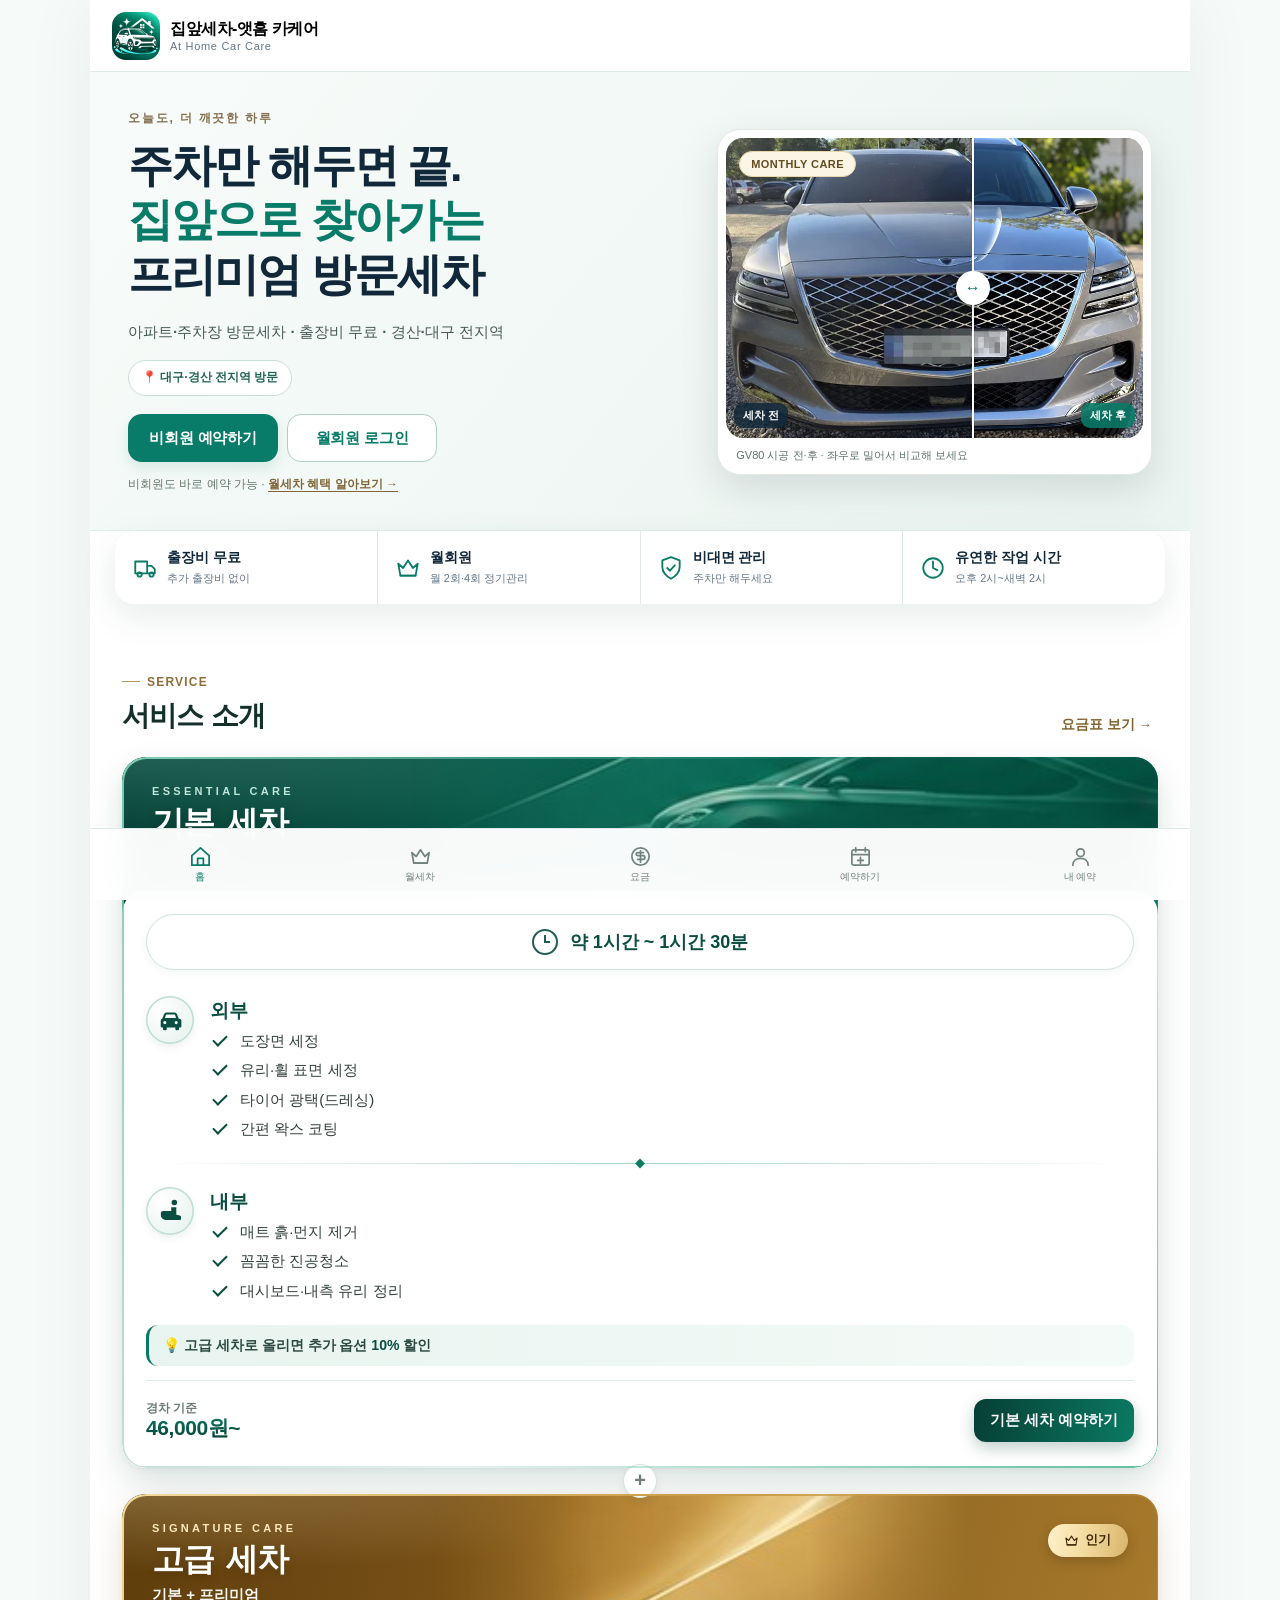
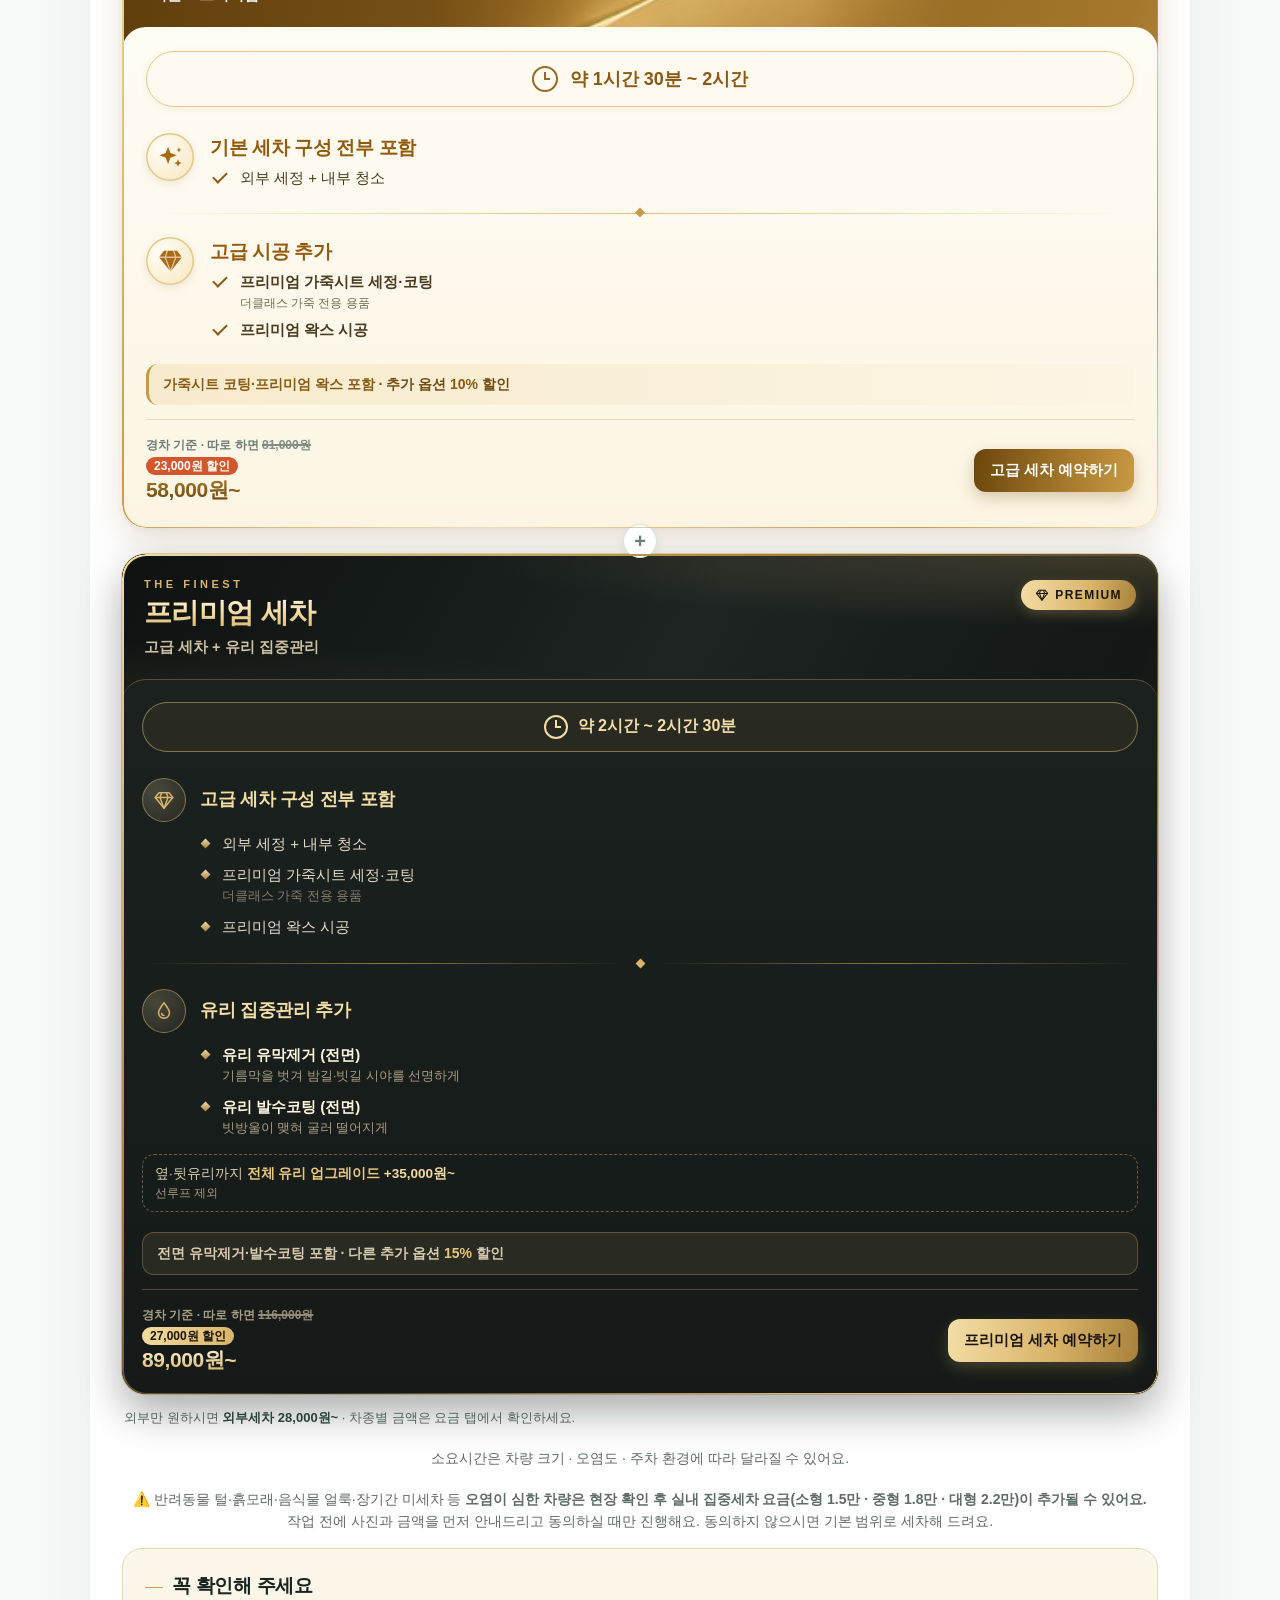
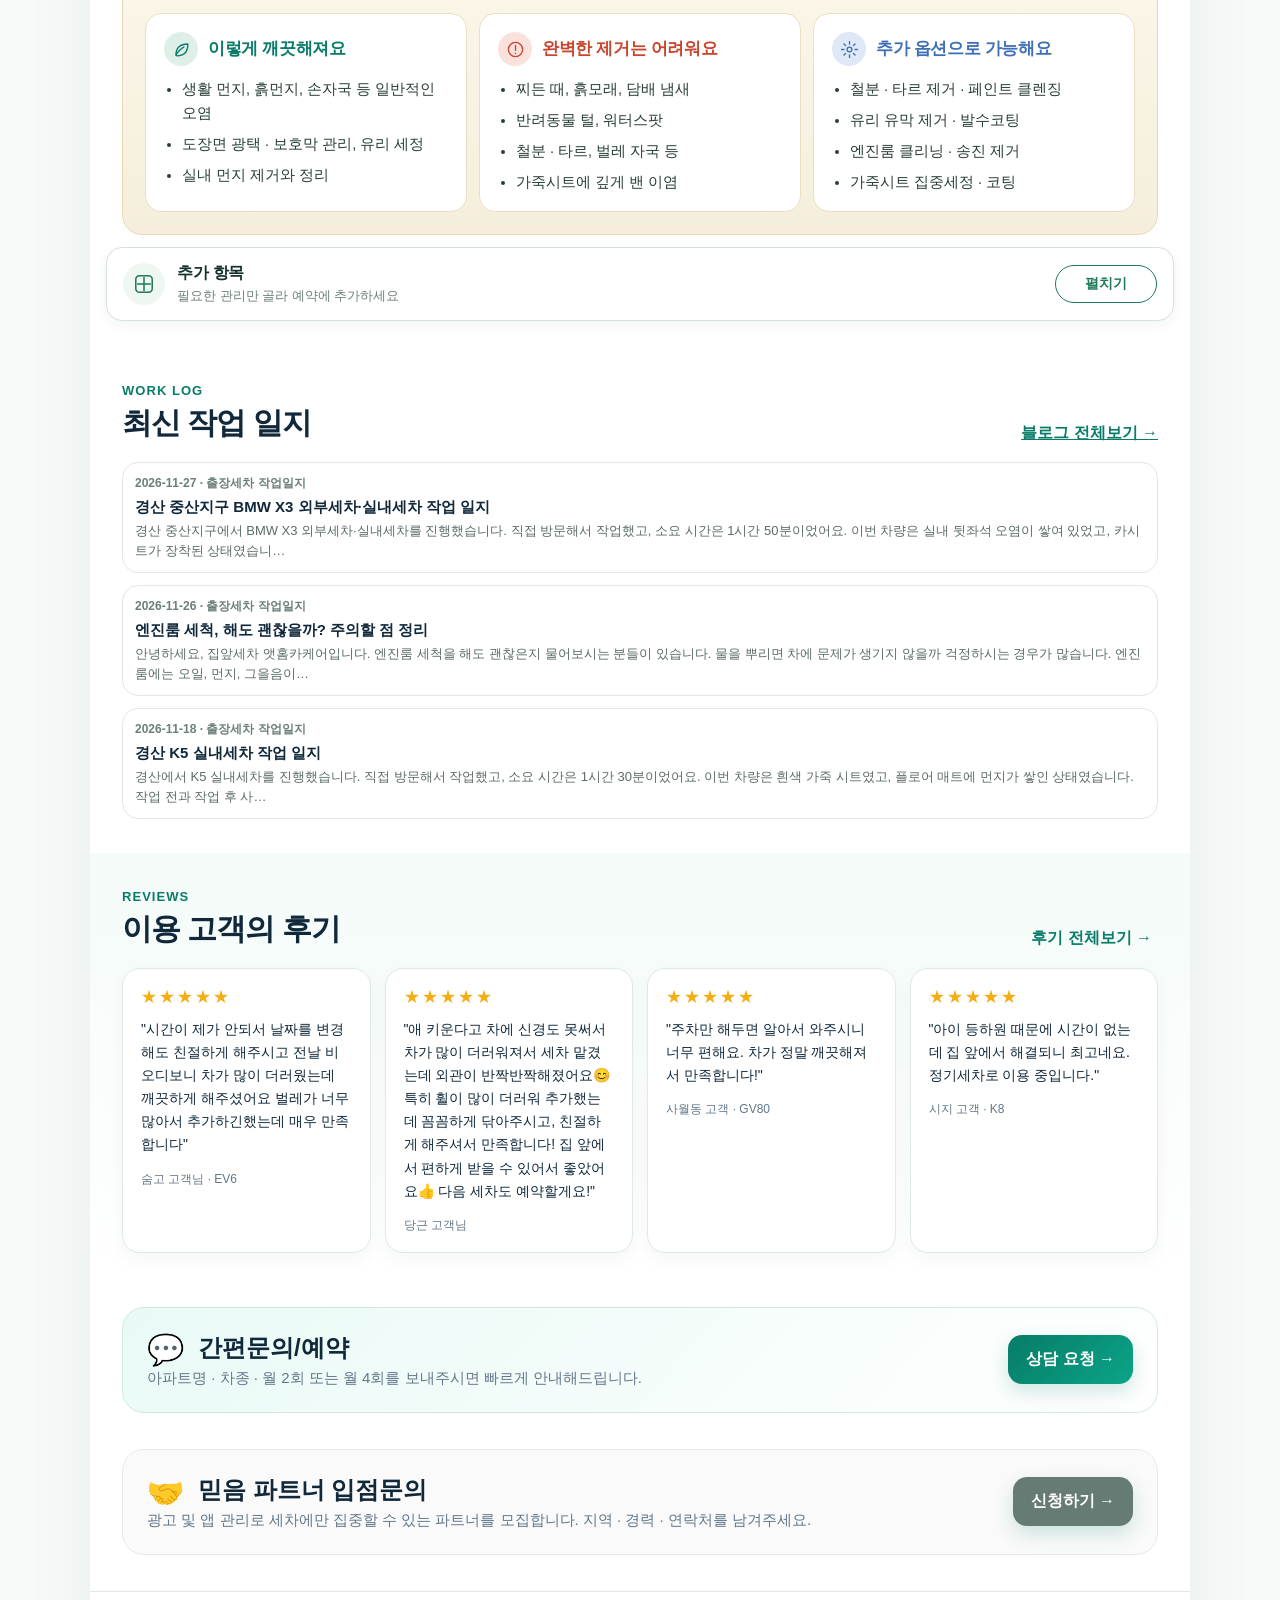
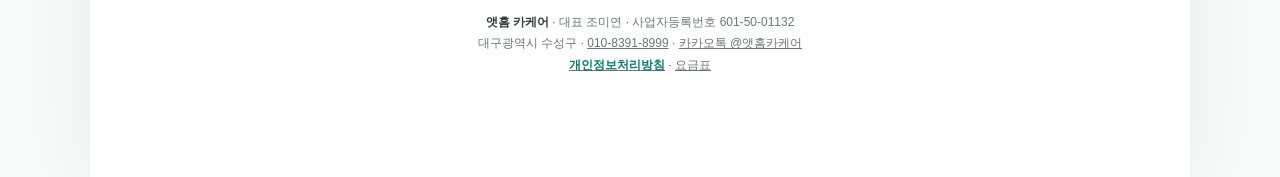
<file: index.html>
<!doctype html>
<html lang="ko">
<head>
  <meta charset="utf-8" />
  <meta name="google-site-verification" content="c5BNlFjk3HxgmGCe-IDSmaU4sI8pXw16hdlMYEAxhkE" />
  <meta name="google-site-verification" content="NFQs8xbh3QJ7qFE09np9lMkJL87UKTJwBiSQqrShgKs" />
  <meta name="naver-site-verification" content="d13ea220b570305c645991df3e38534b5c9f1dff" />
  <meta name="viewport" content="width=device-width, initial-scale=1, viewport-fit=cover" />
  <meta name="theme-color" content="#087C68" />
  <meta name="description" content="대구·경산 출장세차(방문세차). 아파트 주차장에서 외부·실내 세차, 월세차 정기관리. 출장비 무료·비대면 예약. 집앞세차 앳홈카케어." />
  <link rel="canonical" href="https://athomecarcare.kr/" />
  <meta name="robots" content="index,follow" />
  <!-- 검색엔진 소유확인: 받은 코드로 content 값을 채우고 주석을 풀어 주세요 -->
  <meta property="og:type" content="website" />
  <meta property="og:site_name" content="집앞세차 앳홈카케어" />
  <meta property="og:locale" content="ko_KR" />
  <meta property="og:title" content="대구·경산 출장세차·월세차 | 집앞세차 앳홈카케어" />
  <meta property="og:description" content="아파트 주차장으로 찾아가는 출장세차. 외부·실내 세차와 월 2회·4회 월세차, 출장비 무료·비대면 이용 가능. 대구·경산 전지역." />
  <meta property="og:url" content="https://athomecarcare.kr/" />
  <meta property="og:image" content="https://athomecarcare.kr/assets/og-share-2026d.jpg" />
  <meta property="og:image:width" content="1200" />
  <meta property="og:image:height" content="630" />
  <meta name="twitter:card" content="summary_large_image" />
  <link rel="manifest" href="manifest.webmanifest?v=20261001-icon7" />
  <link rel="icon" href="icons/icon-192.png?v=20261001-icon7" />
  <link rel="apple-touch-icon" href="icons/icon-192.png?v=20261001-icon7" />
  <link rel="stylesheet" href="core.css?v=20261022-stairs2" />
  <link rel="stylesheet" href="features.css?v=20261109-i7b" />
  <title>대구·경산 출장세차·월세차 | 집앞세차 앳홈카케어</title>
  <script type="application/ld+json">
  {"@context":"https://schema.org","@type":"AutoWash","name":"집앞세차 앳홈카케어","alternateName":["앳홈카케어","At Home Car Care"],
   "url":"https://athomecarcare.kr/","image":"https://athomecarcare.kr/assets/og-share-2026d.jpg","logo":"https://athomecarcare.kr/icons/icon-512.png",
   "description":"대구·경산 전지역 아파트 출장세차(방문세차). 출장비 무료, 외부세차·외부+내부세차·고급·프리미엄 세차·월세차.",
   "priceRange":"₩28,000~","currenciesAccepted":"KRW",
   "address":{"@type":"PostalAddress","addressLocality":"대구광역시","addressCountry":"KR"},
   "areaServed":[{"@type":"City","name":"대구광역시"},{"@type":"City","name":"경산시"}],
   "sameAs":["https://pf.kakao.com/_xbwxaaX"]}
  </script>
<script>
/* 콘텐츠 관리(⚙️)는 고객에게 숨기고, 관리자만 보이게 합니다.
   · 주소 끝에 #/admin 을 붙여 들어오면 관리자 화면이 열립니다.
   · 이 기기에서 관리자 로그인을 한 번 하면 그 뒤로는 ⚙️ 버튼이 보입니다. */
(function(){
  function mark(){try{if(localStorage.getItem('athomeCarcareAdminSession')||/^#\/?admin/.test(location.hash))document.documentElement.classList.add('ahc-admin');}catch(e){}}
  mark();
  window.addEventListener('hashchange',function(){
    mark();
    if(/^#\/?admin/.test(location.hash)&&typeof go==='function')go('admin');
  });
  window.addEventListener('storage',mark);
  document.addEventListener('submit',function(){setTimeout(mark,1500)},true);
})();
</script>
</head>
<body>
  <div class="app-shell">
    <header class="topbar">
      <button class="brand" data-go="home" aria-label="홈으로">
        <img src="icons/icon-192.png?v=20261001-icon7" alt="앳홈 카케어 로고" />
        <span><strong>집앞세차-앳홈 카케어</strong><small>At Home Car Care</small></span>
      </button>
      <div class="top-actions">
        
        <button id="installBtn" class="ghost-btn hidden">앱 설치</button>
        <button class="icon-btn" data-go="admin" aria-label="콘텐츠 관리">⚙️</button>
      </div>
    </header>

    <main>
      <section id="home" class="page active">

        <div class="hero">
          <div class="hero-content">
            <div class="vip-hero-layout">
              <div class="vip-hero-copy">
                <span class="eyebrow">오늘도, 더 깨끗한 하루</span>
                <h1>주차만 해두면 끝.<br><em>집앞으로 찾아가는</em><br>프리미엄 방문세차<span class="sr-only"> · 대구 출장세차 앳홈카케어</span></h1>
                <p>아파트·주차장 방문세차 · 출장비 무료 · 경산·대구 전지역</p>
                <div class="location-pill">📍 대구·경산 전지역 방문</div>
                <div class="hero-buttons">
                  <button type="button" class="primary-btn" data-booking-mode="guest">비회원 예약하기</button>
                  <button type="button" class="secondary-btn" data-go="mypage">월회원 로그인</button>
                </div>
                <div class="dual-hero-tip">비회원도 바로 예약 가능 · <button type="button" data-go="vip">월세차 혜택 알아보기 →</button></div>
                
              </div>
              <figure class="vip-hero-photo">
                <span class="vip-photo-tag">MONTHLY CARE</span>
                <div class="compare hero-compare" id="heroCompare">
                  <img src="assets/before-after/front-before-crop.webp" width="800" height="600" decoding="async" alt="GV80 세차 전" fetchpriority="high">
                  <img class="after" src="assets/before-after/front-after.webp" width="800" height="600" decoding="async" alt="GV80 세차 후" fetchpriority="high">
                  <div class="divider"></div>
                  <span class="compare-label before">세차 전</span>
                  <span class="compare-label after-label">세차 후</span>
                  <input type="range" min="0" max="100" value="50" aria-label="GV80 세차 전후 비교 슬라이더">
                </div>
                <figcaption>GV80 시공 전·후 · 좌우로 밀어서 비교해 보세요</figcaption>
              </figure>
            </div>
          </div>
        </div>

        <div class="benefits-strip">
          <div><svg class="ui-line-icon" viewBox="0 0 24 24" aria-hidden="true"><path d="M3 6h11v11H3zM14 10h4l3 3v4h-7"/><circle cx="7" cy="18" r="2"/><circle cx="18" cy="18" r="2"/></svg><b>출장비 무료</b><small>추가 출장비 없이</small></div>
          <div><svg class="ui-line-icon" viewBox="0 0 24 24" aria-hidden="true"><path d="m3 8 4.5 4 4.5-7 4.5 7L21 8l-2 11H5z"/><path d="M5 19h14"/></svg><b>월회원</b><small>월 2회·4회 정기관리</small></div>
          <div><svg class="ui-line-icon" viewBox="0 0 24 24" aria-hidden="true"><path d="M12 2 4 5v6c0 5 3 8 8 11 5-3 8-6 8-11V5z"/><path d="m8.5 12 2.5 2.5 4.5-5"/></svg><b>비대면 관리</b><small>주차만 해두세요</small></div>
          <div><svg class="ui-line-icon" viewBox="0 0 24 24" aria-hidden="true"><circle cx="12" cy="12" r="9"/><path d="M12 6v6l4 2"/></svg><b>유연한 작업 시간</b><small>오후 2시~새벽 2시</small></div>
        </div>

        <section class="content-section" id="washGuideSection">
          <div class="section-head"><div><span class="vip-section-label">SERVICE</span><h2>서비스 소개</h2></div><button class="text-link" data-go="menu">요금표 보기 →</button></div>
          <div class="stairs" data-stairs>

            <article class="pkg-card pkg-basic">
              <header class="pkg-head"><div><span class="pk-kicker">ESSENTIAL CARE</span><h3>기본 세차</h3><small>외부 + 내부</small></div></header>
              <div class="pkg-body">
                <div class="pkg-time"><svg class="ui-line-icon" viewBox="0 0 24 24" aria-hidden="true"><circle cx="12" cy="12" r="9"/><path d="M12 7v5l3 2"/></svg><span>약 1시간 ~ 1시간 30분</span></div>
                <div class="pkg-sec"><h4><span class="pk-ic"><svg class="ui-line-icon" viewBox="0 0 24 24" aria-hidden="true"><path fill-rule="evenodd" d="M5.2 10.6 6.6 6.8A2.2 2.2 0 0 1 8.7 5.4h6.6a2.2 2.2 0 0 1 2.1 1.4l1.4 3.8h.2A1.6 1.6 0 0 1 21 12.2v4.6a1 1 0 0 1-1 1h-.9v1.4a.9.9 0 0 1-.9.9h-1.3a.9.9 0 0 1-.9-.9v-1.4H8.9v1.4a.9.9 0 0 1-.9.9H6.7a.9.9 0 0 1-.9-.9v-1.4H4.9a1 1 0 0 1-1-1v-4.6a1.6 1.6 0 0 1 1.3-1.6zM8.2 7.4 7.4 9.9h9.2l-.8-2.5a.4.4 0 0 0-.4-.3H8.6a.4.4 0 0 0-.4.3zM7.3 12.4a1.3 1.3 0 1 0 0 2.6 1.3 1.3 0 0 0 0-2.6zm9.4 0a1.3 1.3 0 1 0 0 2.6 1.3 1.3 0 0 0 0-2.6z"/></svg></span>외부</h4>
                <ul><li>도장면 세정</li><li>유리·휠 표면 세정</li><li>타이어 광택(드레싱)</li><li>간편 왁스 코팅</li></ul></div>
                <div class="pkg-sec"><h4><span class="pk-ic"><svg class="ui-line-icon" viewBox="0 0 24 24" aria-hidden="true"><circle cx="15.2" cy="4.6" r="2.3"/><path d="M12.6 8.4h4.2v6.3l2.9.6a1.2 1.2 0 0 1 1 1.2v1.5a1 1 0 0 1-1 1H8a4 4 0 0 1-4-4v-1.5a2 2 0 0 1 2-2h6.6z"/></svg></span>내부</h4>
                <ul><li>매트 흙·먼지 제거</li><li>꼼꼼한 진공청소</li><li>대시보드·내측 유리 정리</li></ul></div>
                <p class="pkg-perk">💡 고급 세차로 올리면 추가 옵션 <b data-p="rate:고급 세차">10%</b> 할인</p>
                <div class="pkg-foot"><span class="pkg-price"><small>경차 기준</small><b data-p="경차|외부+내부세차" data-pf="won~">46,000원~</b></span><button type="button" class="pkg-book" data-go="booking" data-pick-service="외부+내부세차">기본 세차 예약하기</button></div>
              </div>
            </article>

            <div class="st-plus" aria-hidden="true">+</div>

            <article class="pkg-card pkg-premium">
              <header class="pkg-head"><div><span class="pk-kicker">SIGNATURE CARE</span><h3>고급 세차</h3><small>기본 + 프리미엄</small></div><span class="pkg-badge"><svg class="ui-line-icon" viewBox="0 0 24 24" aria-hidden="true"><path d="m3 8 4.5 4 4.5-7 4.5 7L21 8l-2 11H5z"/><path d="M5 19h14"/></svg>인기</span></header>
              <div class="pkg-body">
                <div class="pkg-time"><svg class="ui-line-icon" viewBox="0 0 24 24" aria-hidden="true"><circle cx="12" cy="12" r="9"/><path d="M12 7v5l3 2"/></svg><span>약 1시간 30분 ~ 2시간</span></div>
                <div class="pkg-sec"><h4><span class="pk-ic"><svg class="ui-line-icon" viewBox="0 0 24 24" aria-hidden="true"><path d="m10 3 2 5.2 5.2 2-5.2 2-2 5.2-2-5.2-5.2-2 5.2-2zM18.2 13.5l.9 2.2 2.2.9-2.2.9-.9 2.2-.9-2.2-2.2-.9 2.2-.9zM19 3.6l.6 1.5 1.5.6-1.5.6L19 7.8l-.6-1.5-1.5-.6 1.5-.6z"/></svg></span>기본 세차 구성 전부 포함</h4>
                <ul><li>외부 세정 + 내부 청소</li></ul></div>
                <div class="pkg-sec"><h4><span class="pk-ic"><svg class="ui-line-icon" viewBox="0 0 24 24" aria-hidden="true"><path d="M6.6 4h10.8l4.1 5.3L12 21 2.5 9.3z"/><path fill="none" stroke="#fff" stroke-opacity=".6" stroke-width="1.1" stroke-linejoin="round" d="M2.5 9.3h19M9.4 4 7.6 9.3 12 21l4.4-11.7L14.6 4"/></svg></span>고급 시공 추가</h4>
                <ul class="pkg-strong"><li>프리미엄 가죽시트 세정·코팅<small class="brand-note">더클래스 가죽 전용 용품</small></li><li>프리미엄 왁스 시공</li></ul></div>
                <p class="pkg-perk"><b>가죽시트 코팅·프리미엄 왁스 포함</b> · 추가 옵션 <b data-p="rate:고급 세차">10%</b> 할인</p>
                <div class="pkg-foot"><span class="pkg-price"><small>경차 기준 · 따로 하면 <s data-p="plusreg:경차" data-pf="won">81,000원</s></small><em class="pkg-save"><span data-p="plussave:경차" data-pf="won">23,000원</span> 할인</em><b data-p="경차|고급 세차" data-pf="won~">58,000원~</b></span><button type="button" class="pkg-book" data-go="booking" data-pick-service="고급 세차">고급 세차 예약하기</button></div>
              </div>
            </article>

            <div class="st-plus" aria-hidden="true">+</div>

            <article class="pkg-card pkg-luxe">
              <header class="pkg-head"><div><span class="lx-kicker">THE FINEST</span><h3>프리미엄 세차</h3><small>고급 세차 + 유리 집중관리</small></div><span class="lx-badge"><svg class="ui-line-icon" viewBox="0 0 24 24" aria-hidden="true"><path d="M6.6 4h10.8l4.1 5.3L12 21 2.5 9.3z"/><path d="M2.5 9.3h19M9.4 4 7.6 9.3 12 21l4.4-11.7L14.6 4"/></svg>PREMIUM</span></header>
              <div class="pkg-body">
                <div class="lx-time"><span>약 2시간 ~ 2시간 30분</span></div>
                <div class="lx-sec"><h4><span class="lx-ic"><svg class="ui-line-icon" viewBox="0 0 24 24" aria-hidden="true"><path d="M6.6 4h10.8l4.1 5.3L12 21 2.5 9.3z"/><path d="M2.5 9.3h19M9.4 4 7.6 9.3 12 21l4.4-11.7L14.6 4"/></svg></span>고급 세차 구성 전부 포함</h4>
                <ul><li>외부 세정 + 내부 청소</li><li>프리미엄 가죽시트 세정·코팅<small class="brand-note">더클래스 가죽 전용 용품</small></li><li>프리미엄 왁스 시공</li></ul></div>
                <div class="lx-rule" aria-hidden="true"><i></i></div>
                <div class="lx-sec"><h4><span class="lx-ic"><svg class="ui-line-icon" viewBox="0 0 24 24" aria-hidden="true"><path d="M12 3c3.5 4.6 6 8 6 11a6 6 0 0 1-12 0c0-3 2.5-6.4 6-11z"/><path d="M9.5 14.5a2.5 2.5 0 0 0 2.5 2.5"/></svg></span>유리 집중관리 추가</h4>
                <ul class="lx-strong"><li>유리 유막제거 (전면)<small>기름막을 벗겨 밤길·빗길 시야를 선명하게</small></li><li>유리 발수코팅 (전면)<small>빗방울이 맺혀 굴러 떨어지게</small></li></ul>
                <p class="lx-upgrade">옆·뒷유리까지 <b>전체 유리 업그레이드</b> <span data-p="opt:프리미엄 전체 유리 업그레이드" data-pf="+won~">+35,000원~</span><small>선루프 제외</small></p></div>
                <p class="pkg-perk lx-perk">전면 유막제거·발수코팅 포함 · 다른 추가 옵션 <b data-p="rate:프리미엄 세차">15%</b> 할인</p>
                <div class="pkg-foot lx-foot"><span class="pkg-price"><small>경차 기준 · 따로 하면 <s data-p="premreg:경차" data-pf="won">116,000원</s></small><em class="pkg-save"><span data-p="premsave:경차" data-pf="won">27,000원</span> 할인</em><b data-p="경차|프리미엄 세차" data-pf="won~">89,000원~</b></span><button type="button" class="pkg-book" data-go="booking" data-pick-service="프리미엄 세차">프리미엄 세차 예약하기</button></div>
              </div>
            </article>

            <p class="stairs-note">외부만 원하시면 <b>외부세차 <span data-p="경차|일일 외부세차" data-pf="won~">28,000원~</span></b> · 차종별 금액은 요금 탭에서 확인하세요.</p>
          </div>
          <p class="guide-time-note">소요시간은 차량 크기 · 오염도 · 주차 환경에 따라 달라질 수 있어요.</p>
          <p class="guide-time-note guide-dirty-note">⚠️ 반려동물 털·흙모래·음식물 얼룩·장기간 미세차 등 <b>오염이 심한 차량은 현장 확인 후 실내 집중세차 요금(<span data-p="opt:실내 집중세차" data-pf="sizes">소형 1.5만 · 중형 1.8만 · 대형 2.2만</span>)이 추가될 수 있어요.</b> 작업 전에 사진과 금액을 먼저 안내드리고 동의하실 때만 진행해요. 동의하지 않으시면 기본 범위로 세차해 드려요.</p>
          <div class="guide-check">
            <h3>꼭 확인해 주세요</h3>
            <div class="guide-check-grid">
              <div class="gc gc-ok"><b><span class="gc-ic"><svg class="ui-line-icon" viewBox="0 0 24 24" aria-hidden="true"><path d="M5 19c0-9 5-14 15-14 0 10-5 15-14 15"/><path d="M5 19c3-5 6-8 10-10"/></svg></span>이렇게 깨끗해져요</b><ul><li>생활 먼지, 흙먼지, 손자국 등 일반적인 오염</li><li>도장면 광택 · 보호막 관리, 유리 세정</li><li>실내 먼지 제거와 정리</li></ul></div>
              <div class="gc gc-no"><b><span class="gc-ic"><svg class="ui-line-icon" viewBox="0 0 24 24" aria-hidden="true"><circle cx="12" cy="12" r="9"/><path d="M12 7v6M12 16.5v.5"/></svg></span>완벽한 제거는 어려워요</b><ul><li>찌든 때, 흙모래, 담배 냄새</li><li>반려동물 털, 워터스팟</li><li>철분 · 타르, 벌레 자국 등</li><li>가죽시트에 깊게 밴 이염</li></ul></div>
              <div class="gc gc-opt"><b><span class="gc-ic"><svg class="ui-line-icon" viewBox="0 0 24 24" aria-hidden="true"><circle cx="12" cy="12" r="3"/><path d="M12 2v3M12 19v3M2 12h3M19 12h3M5 5l2 2M17 17l2 2M19 5l-2 2M7 17l-2 2"/></svg></span>추가 옵션으로 가능해요</b><ul><li>철분 · 타르 제거 · 페인트 클렌징</li><li>유리 유막 제거 · 발수코팅</li><li>엔진룸 클리닝 · 송진 제거</li><li>가죽시트 집중세정 · 코팅</li></ul></div>
            </div>
          </div>
        </section>

        

        

        

                <div class="quick-stack">
        <div class="vip-banner-wrap" hidden>
        <details class="vip-guide-toggle vip-fold" id="vipFold">
          <summary><span class="pt-ic"><svg class="ui-line-icon" viewBox="0 0 24 24" aria-hidden="true"><path d="m3 8 4.5 4 4.5-7 4.5 7L21 8l-2 11H5z"/><path d="M5 19h14"/></svg></span><span class="pt-tx"><b>한 번의 세차보다, 매달 이어지는 관리</b><small>월 2회·4회 선택 · 월 1회 기본 실내관리 · 지역 우선예약</small></span></summary>
          <div class="vip-fold-body">
            <ul><li>월 2회 / 월 4회 중 선택해 정기적으로 관리해요</li><li>월 1회는 기본 실내관리가 포함돼요</li><li>같은 지역 고객은 우선 예약할 수 있어요</li></ul>
            <button type="button" class="vip-more" data-go="vip">월세차 자세히 보기 →</button>
          </div>
        </details>
        </div>
        <section class="content-section price-toggle-section" id="processSection" hidden>
          <details class="vip-guide-toggle"><summary><span class="pt-ic"><svg class="ui-line-icon" viewBox="0 0 24 24" aria-hidden="true"><path d="M9 6h11M9 12h11M9 18h11"/><path d="M4 6h.01M4 12h.01M4 18h.01"/></svg></span><span class="pt-tx"><b>세차 진행 과정 7단계</b><small>어떤 순서로 세차하는지 확인하세요</small></span></summary><img class="process-img" loading="lazy" src="assets/info/wash-process.jpg" width="941" height="1672" alt="앳홈카케어는 이렇게 세차합니다: 휠·타이어 세척, 프리워시, 폼·행굼, 투버킷 손세차, 드라잉, 유리 세정과 간편 왁스, 타이어 광택 7단계. 추가 옵션 철분·타르 제거 10,000원~. 방문세차, 오후 2시~새벽 2시, 출장비 무료. 대구·경산 전지역, 카카오 @앳홈카케어"></details>
        </section>
        <section class="content-section price-toggle-section" id="priceTableSection" hidden>
          <details class="vip-guide-toggle"><summary><span class="pt-ic"><svg class="ui-line-icon" viewBox="0 0 24 24" aria-hidden="true"><path d="M6 3h8l5 5v13H6z"/><path d="M14 3v5h5M9 13h7M9 17h7"/></svg></span><span class="pt-tx"><b>차종별 전체 요금표</b><small>방문세차 · 월세차 요금 한눈에</small></span></summary><img class="process-img" src="assets/info/price-table.jpg?v=20261024" width="1055" height="2395" loading="lazy" alt="앳홈카케어 차종별 방문세차·월세차 요금표 (2026.10 기준)"></details>
        </section>
        <section class="content-section" id="addonSection">
          <details class="addon-fold"><summary><span class="pt-ic"><svg class="ui-line-icon" viewBox="0 0 24 24" aria-hidden="true"><path d="M12 5v14M5 12h14"/><rect x="3" y="3" width="18" height="18" rx="4"/></svg></span><span class="pt-tx"><b>추가 항목</b><small>필요한 관리만 골라 예약에 추가하세요</small></span></summary>
          <div class="care-list">
          <details class="care-card">
            <summary><span class="care-ic">🪑</span><span class="care-head"><b>실내 집중세차</b><small>아이·반려동물과 자주 타신다면</small></span><span class="care-arrow">⌄</span></summary>
            <ul><li>시트 틈의 과자 가루, 음료 얼룩, 반려동물 털은 진공만으로는 다 빠지지 않아요.</li><li>컵홀더·송풍구·문틈처럼 손이 자주 닿는 곳은 세균과 냄새가 쌓이기 쉬워요.</li><li>냄새가 난다면 방향제보다 원인이 되는 오염을 먼저 없애야 해요.</li></ul>
            <p class="care-meta">🗓 권장 주기 · 1~2개월마다</p>
            <p class="care-meta">💰 <span data-p="opt:실내 집중세차" data-pf="sizeswon">소형 15,000원 · 중형 18,000원 · 대형 22,000원</span></p>
            <button type="button" class="primary-btn care-book" data-care-option="실내 집중세차">이 관리 추가해서 예약하기 →</button>
          </details>
          <details class="care-card">
            <summary><span class="care-ic">🛞</span><span class="care-head"><b>휠 철분·집중세정</b><small>휠에 갈색 점박이 얼룩이 있다면</small></span><span class="care-arrow">⌄</span></summary>
            <ul><li>브레이크를 밟을 때 떨어진 뜨거운 쇳가루가 휠에 박혀 녹이 슨 거예요. 카샴푸로는 거의 안 지워져요.</li><li>방치하면 휠 도장이 누렇게 변하고 표면이 거칠어져 오염이 더 빨리 쌓여요.</li><li>흰색·은색·다이아몬드컷 휠은 차이가 확실히 보여요.</li></ul>
            <p class="care-meta">🗓 권장 주기 · 2~3개월마다 (출퇴근·장거리 운행이 많다면 더 자주)</p>
            <p class="care-meta">💰 <span data-p="opt:휠 철분·집중세정" data-pf="sizeswon">소형 10,000원 · 중형 12,000원 · 대형 15,000원</span></p>
            <button type="button" class="primary-btn care-book" data-care-option="휠 철분·집중세정">이 관리 추가해서 예약하기 →</button>
          </details>
          <details class="care-card">
            <summary><span class="care-ic">🔍</span><span class="care-head"><b>유리 유막제거 (전면)</b><small>유리가 뿌옇고 밤에 빛이 번진다면</small></span><span class="care-arrow">⌄</span></summary>
            <ul><li>유막은 왁스·매연·손 기름이 유리에 눌어붙은 얇은 기름막이에요. 일반 세차로는 지워지지 않아요.</li><li>비 올 때 물이 넓게 퍼지고, 밤에 마주 오는 불빛이 번져 보이는 게 대표 증상이에요.</li><li>와이퍼를 새것으로 바꿔도 줄무늬가 남는다면 유막 때문인 경우가 많아요.</li></ul>
            <p class="care-meta">🗓 권장 주기 · 6개월~1년에 한 번, 발수코팅 전에는 꼭</p>
            <p class="care-meta">💰 전면 <span data-p="opt:유리 유막제거" data-pf="sizeswon">소형 15,000원 · 중형 18,000원 · 대형 22,000원</span></p>
            <p class="care-meta">🪟 전체 유리(선루프 제외) <span data-p="opt:유리 유막제거 (전체)" data-pf="sizeswon">소형 35,000원 · 중형 45,000원 · 대형 55,000원</span></p>
            <p class="care-meta">🎁 월세차는 3개월 이용 시 전면 유막제거 1회 무료 (고급 왁스코팅과 택 1)</p>
            <button type="button" class="primary-btn care-book" data-care-option="유리 유막제거">이 관리 추가해서 예약하기 →</button>
          </details>
          <details class="care-card">
            <summary><span class="care-ic">💧</span><span class="care-head"><b>발수코팅 (전면)</b><small>비 오는 날 시야가 답답하다면</small></span><span class="care-arrow">⌄</span></summary>
            <ul><li>유리에 보호막을 입혀 빗물이 동글동글 맺혀 흘러내리게 해요. 시속 60km 이상에선 와이퍼 없이도 물방울이 날아가요.</li><li>유막이 남은 채 코팅하면 잘 붙지 않아서, 유막제거와 함께 하는 게 효과가 가장 좋아요.</li><li>겨울에는 성에·얼음이 덜 달라붙는 효과도 있어요.</li></ul>
            <p class="care-meta">🗓 권장 주기 · 3~6개월마다 (장마철 전 추천)</p>
            <p class="care-meta">💰 전면 <span data-p="opt:발수코팅" data-pf="sizeswon">소형 20,000원 · 중형 25,000원 · 대형 30,000원</span></p>
            <p class="care-meta">🪟 전체 유리(선루프 제외) <span data-p="opt:발수코팅 (전체)" data-pf="sizeswon">소형 45,000원 · 중형 55,000원 · 대형 65,000원</span></p>
            <button type="button" class="primary-btn care-book" data-care-option="발수코팅">이 관리 추가해서 예약하기 →</button>
          </details>
          <details class="care-card">
            <summary><span class="care-ic">✨</span><span class="care-head"><b>고급 왁스코팅</b><small>광택이 죽고 물자국이 잘 남는다면</small></span><span class="care-arrow">⌄</span></summary>
            <ul><li>도장 위에 보호막을 씌워 광택을 살리고, 새똥·송진·산성비가 도장에 바로 닿지 않게 막아줘요.</li><li>보호막이 있으면 오염이 덜 붙어서 다음 세차가 훨씬 쉬워져요.</li><li>여름 햇빛과 겨울 염화칼슘 시즌 전에 해두면 좋아요.</li></ul>
            <p class="care-meta">🗓 권장 주기 · 3개월마다 (월세차는 3개월마다 무료 · 전면 유막제거와 택 1)</p>
            <p class="care-meta">💰 <span data-p="opt:고급 왁스코팅" data-pf="sizeswon">소형 20,000원 · 중형 25,000원 · 대형 30,000원</span></p>
            <button type="button" class="primary-btn care-book" data-care-option="고급 왁스코팅">이 관리 추가해서 예약하기 →</button>
          </details>
          <details class="care-card">
            <summary><span class="care-ic">🐞</span><span class="care-head"><b>벌레·타르·스티커 제거</b><small>장거리 운전 후 앞범퍼가 지저분하다면</small></span><span class="care-arrow">⌄</span></summary>
            <ul><li>벌레 사체는 산성이라 오래 두면 도장에 얼룩과 패인 자국을 남겨요.</li><li>아스팔트 타르는 하단·휠하우스 쪽에 검은 점으로 붙고, 일반 세차로는 안 지워져요.</li><li>붙였다 뗀 스티커 자국도 함께 지워요.</li><li>여름 휴가철·고속도로 운행 직후에 바로 지우는 게 좋아요.</li></ul>
            <p class="care-meta">🗓 권장 주기 · 장거리 운행 직후</p>
            <p class="care-meta">💰 <span data-p="opt:벌레·타르·스티커 제거" data-pf="sizeswon">소형 10,000원 · 중형 12,000원 · 대형 15,000원</span></p>
            <button type="button" class="primary-btn care-book" data-care-option="벌레·타르·스티커 제거">이 관리 추가해서 예약하기 →</button>
          </details>
          <details class="care-card">
            <summary><span class="care-ic">🌲</span><span class="care-head"><b>송진 제거</b><small>나무 밑에 자주 주차한다면</small></span><span class="care-arrow">⌄</span></summary>
            <ul><li>송진은 시간이 지날수록 딱딱하게 굳어 도장에 박혀요. 오래되면 지워도 자국이 남을 수 있어요.</li><li>손톱이나 카드로 긁으면 도장이 상해요. 전용 약제로 녹여서 떼어내야 해요.</li><li>발견하면 가능한 빨리 제거하는 게 비용도, 도장도 아끼는 길이에요.</li></ul>
            <p class="care-meta">🗓 권장 주기 · 발견 즉시</p>
            <p class="care-meta">💰 <span data-p="resin:" data-pf="levelswon">가벼움 15,000원 · 보통 30,000원 · 심함 현장 견적</span></p>
            <button type="button" class="primary-btn care-book" data-care-option="송진 제거">이 관리 추가해서 예약하기 →</button>
          </details>
          <details class="care-card">
            <summary><span class="care-ic">🔧</span><span class="care-head"><b>엔진룸 클리닝</b><small>보닛을 열었을 때 먼지와 기름때가 가득하다면</small></span><span class="care-arrow">⌄</span></summary>
            <ul><li>엔진룸 먼지와 기름때를 전용 세정제로 닦아내고, 고무·플라스틱 부품에 보호제를 발라 마무리해요.</li><li>깨끗하면 누유나 이상 부위를 빨리 발견할 수 있고, 중고차로 팔 때도 인상이 좋아요.</li><li>전기차·수소차는 고전압 부품 보호를 위해 진행하지 않아요.</li></ul>
            <p class="care-meta">🗓 권장 주기 · 6개월~1년에 한 번</p>
            <p class="care-meta">💰 <span data-p="opt:엔진룸 클리닝" data-pf="sizeswon">소형 20,000원 · 중형 25,000원 · 대형 30,000원</span></p>
            <button type="button" class="primary-btn care-book" data-care-option="엔진룸 클리닝">이 관리 추가해서 예약하기 →</button>
          </details>
          </div>
          </details>
        </section>
        </div>

        <section class="content-section" id="blogSection">
          <div class="section-head"><div><span class="section-kicker">WORK LOG</span><h2>최신 작업 일지</h2></div><a class="text-link" id="blogMore" href="https://blog.naver.com/athomecarcare" target="_blank" rel="noopener">블로그 전체보기 →</a></div>
          <div id="blogPosts" class="blog-posts"><div class="blog-empty">작업 일지를 불러오는 중…</div></div>
        </section>

        <section class="content-section soft-bg">
          <div class="section-head"><div><span class="section-kicker">REVIEWS</span><h2>이용 고객의 후기</h2></div><button class="text-link" data-go="reviews">후기 전체보기 →</button></div>
          <div id="homeReviews" class="review-grid"></div>
        </section>

        <section class="quick-book-card">
          <div><span class="bubble">💬</span><h2>간편문의/예약</h2><p>아파트명 · 차종 · 월 2회 또는 월 4회를 보내주시면 빠르게 안내해드립니다.</p></div>
          <button class="primary-btn" data-go="booking">상담 요청 →</button>
        </section>

        <section class="quick-book-card partner-card">
          <div><span class="bubble">🤝</span><h2>믿음 파트너 입점문의</h2><p>광고 및 앱 관리로 세차에만 집중할 수 있는 파트너를 모집합니다. 지역 · 경력 · 연락처를 남겨주세요.</p></div>
          <button class="primary-btn" data-go="partner">신청하기 →</button>
        </section>
      </section>

      <section id="menu" class="page">
        <div class="page-title"><span>PRICE</span><h2>차종별 요금</h2><p>차종을 누르면 월세차 · 일일세차 요금이 함께 나옵니다 · 월세차는 월 1회 기본 실내관리 포함 · <a href="price.html" style="color:var(--green);font-weight:800">전체 가격표 한눈에 보기 →</a></p></div>

        <section class="my-car-price" id="myCarPrice" aria-label="내 차 요금 보기">
          <label class="mcp-pick"><span>내 차 고르기</span><select id="myCarClass"><option value="">차종을 선택하세요</option></select></label>
          <div class="mcp-result" id="myCarResult"><p class="mcp-empty">차종을 고르면 그 차의 요금만 바로 보여 드려요.</p></div>
        </section>
        <details class="menu-stairs" aria-label="세차 단계별 구성"><summary class="menu-stairs-title">세차 3단계 구성 자세히 보기</summary><div data-stairs-slot></div></details>

        <div class="vip-banner-wrap">
        <button style="margin:0 0 18px" type="button" class="vip-banner" data-go="vip">
          <span class="vip-banner-ic">👑</span>
          <span class="vip-banner-txt"><b>월세차면 매달 <span data-p="save4:대형 SUV" data-pf="won">55,000원</span> 아껴요</b><small>대형 SUV 월 4회 기준 · 첫 달 5,000원 할인 · 매달 관리 리포트</small></span>
          <span class="vip-banner-go">보러가기 →</span>
        </button>
        </div>

        <!-- ▼▼▼ 차종별 요금 아코디언 (style + section + script 한 세트) ▼▼▼ -->

        <section class="pw" id="priceAccordion" aria-label="차종별 요금">
          <div class="pw-list">

            <div class="pw-item">
              <button class="pw-row" type="button" aria-expanded="false" aria-controls="pw-p1">
                <span class="pw-name">경차<span class="pw-models">모닝 · 캐스퍼 · 스파크 등</span></span>
                <span class="pw-from" data-p="from:경차" data-pf="man~">2.8만원~</span>
                <span class="pw-chev" aria-hidden="true"></span>
              </button>
              <div class="pw-panel" id="pw-p1">
                <div class="pw-group">
                  <p class="pw-gtitle">월세차 <span>실내관리 월 1회 포함</span></p>
                  <ul class="pw-lines">
                    <li><dfn>월 4회</dfn><b data-p="경차|월 4회" data-pf="man">9.1만원</b></li>
                    <li><dfn>월 2회</dfn><b data-p="경차|월 2회" data-pf="man">6.3만원</b></li>
                    <li><dfn>고급 업그레이드 <small>월 1회 고급 세차</small></dfn><b data-p="optc:월세차 고급 업그레이드|경차" data-pf="+man">+2만원</b></li>
                  </ul>
                </div>
                <div class="pw-group">
                  <p class="pw-gtitle">일일세차 <span>필요할 때 한 번만</span></p>
                  <ul class="pw-lines">
                    <li><dfn>외부</dfn><b data-p="경차|일일 외부세차" data-pf="man">2.8만원</b></li>
                    <li><dfn>외부+내부</dfn><b data-p="경차|외부+내부세차" data-pf="man">4.6만원</b></li>
                    <li><dfn>고급 세차</dfn><b data-p="경차|고급 세차" data-pf="man">5.8만원</b></li>
                    <li><dfn>프리미엄 세차 <small>고급 + 유막제거·발수코팅</small></dfn><b data-p="경차|프리미엄 세차" data-pf="man">8.9만원</b></li>
                  </ul>
                </div>
              </div>
            </div>

            <div class="pw-item">
              <button class="pw-row" type="button" aria-expanded="false" aria-controls="pw-p2">
                <span class="pw-name">소형 세단<span class="pw-models">아반떼 · K3 · i30 · 포르테 · BMW 3시리즈 · A3 등</span></span>
                <span class="pw-from" data-p="from:소형 세단" data-pf="man~">3만원~</span>
                <span class="pw-chev" aria-hidden="true"></span>
              </button>
              <div class="pw-panel" id="pw-p2">
                <div class="pw-group">
                  <p class="pw-gtitle">월세차 <span>실내관리 월 1회 포함</span></p>
                  <ul class="pw-lines">
                    <li><dfn>월 4회</dfn><b data-p="소형 세단|월 4회" data-pf="man">9.6만원</b></li>
                    <li><dfn>월 2회</dfn><b data-p="소형 세단|월 2회" data-pf="man">6.5만원</b></li>
                    <li><dfn>고급 업그레이드 <small>월 1회 고급 세차</small></dfn><b data-p="optc:월세차 고급 업그레이드|소형 세단" data-pf="+man">+2만원</b></li>
                  </ul>
                </div>
                <div class="pw-group">
                  <p class="pw-gtitle">일일세차 <span>필요할 때 한 번만</span></p>
                  <ul class="pw-lines">
                    <li><dfn>외부</dfn><b data-p="소형 세단|일일 외부세차" data-pf="man">3만원</b></li>
                    <li><dfn>외부+내부</dfn><b data-p="소형 세단|외부+내부세차" data-pf="man">4.7만원</b></li>
                    <li><dfn>고급 세차</dfn><b data-p="소형 세단|고급 세차" data-pf="man">6.3만원</b></li>
                    <li><dfn>프리미엄 세차 <small>고급 + 유막제거·발수코팅</small></dfn><b data-p="소형 세단|프리미엄 세차" data-pf="man">9.4만원</b></li>
                  </ul>
                </div>
              </div>
            </div>

            <div class="pw-item">
              <button class="pw-row" type="button" aria-expanded="false" aria-controls="pw-p3">
                <span class="pw-name">중형 세단<span class="pw-models">쏘나타 · K5 · 벤츠 C클래스 · 아우디 A4 · 모델3 등</span></span>
                <span class="pw-from" data-p="from:중형 세단" data-pf="man~">3.3만원~</span>
                <span class="pw-chev" aria-hidden="true"></span>
              </button>
              <div class="pw-panel" id="pw-p3">
                <div class="pw-group">
                  <p class="pw-gtitle">월세차 <span>실내관리 월 1회 포함</span></p>
                  <ul class="pw-lines">
                    <li><dfn>월 4회</dfn><b data-p="중형 세단|월 4회" data-pf="man">10.3만원</b></li>
                    <li><dfn>월 2회</dfn><b data-p="중형 세단|월 2회" data-pf="man">6.9만원</b></li>
                    <li><dfn>고급 업그레이드 <small>월 1회 고급 세차</small></dfn><b data-p="optc:월세차 고급 업그레이드|중형 세단" data-pf="+man">+2.5만원</b></li>
                  </ul>
                </div>
                <div class="pw-group">
                  <p class="pw-gtitle">일일세차 <span>필요할 때 한 번만</span></p>
                  <ul class="pw-lines">
                    <li><dfn>외부</dfn><b data-p="중형 세단|일일 외부세차" data-pf="man">3.3만원</b></li>
                    <li><dfn>외부+내부</dfn><b data-p="중형 세단|외부+내부세차" data-pf="man">4.8만원</b></li>
                    <li><dfn>고급 세차</dfn><b data-p="중형 세단|고급 세차" data-pf="man">7.1만원</b></li>
                    <li><dfn>프리미엄 세차 <small>고급 + 유막제거·발수코팅</small></dfn><b data-p="중형 세단|프리미엄 세차" data-pf="man">10.9만원</b></li>
                  </ul>
                </div>
              </div>
            </div>

            <div class="pw-item">
              <button class="pw-row" type="button" aria-expanded="false" aria-controls="pw-p4">
                <span class="pw-name">대형 세단<span class="pw-models">그랜저 · K8 · K9 · G80 · G90 · E클래스 · 5시리즈 · S클래스 등</span></span>
                <span class="pw-from" data-p="from:대형 세단" data-pf="man~">3.7만원~</span>
                <span class="pw-chev" aria-hidden="true"></span>
              </button>
              <div class="pw-panel" id="pw-p4">
                <div class="pw-group">
                  <p class="pw-gtitle">월세차 <span>실내관리 월 1회 포함</span></p>
                  <ul class="pw-lines">
                    <li><dfn>월 4회</dfn><b data-p="대형 세단|월 4회" data-pf="man">11.4만원</b></li>
                    <li><dfn>월 2회</dfn><b data-p="대형 세단|월 2회" data-pf="man">7.6만원</b></li>
                    <li><dfn>고급 업그레이드 <small>월 1회 고급 세차</small></dfn><b data-p="optc:월세차 고급 업그레이드|대형 세단" data-pf="+man">+2.5만원</b></li>
                  </ul>
                </div>
                <div class="pw-group">
                  <p class="pw-gtitle">일일세차 <span>필요할 때 한 번만</span></p>
                  <ul class="pw-lines">
                    <li><dfn>외부</dfn><b data-p="대형 세단|일일 외부세차" data-pf="man">3.7만원</b></li>
                    <li><dfn>외부+내부</dfn><b data-p="대형 세단|외부+내부세차" data-pf="man">5.2만원</b></li>
                    <li><dfn>고급 세차</dfn><b data-p="대형 세단|고급 세차" data-pf="man">7.5만원</b></li>
                    <li><dfn>프리미엄 세차 <small>고급 + 유막제거·발수코팅</small></dfn><b data-p="대형 세단|프리미엄 세차" data-pf="man">11.3만원</b></li>
                  </ul>
                </div>
              </div>
            </div>

            <div class="pw-item">
              <button class="pw-row" type="button" aria-expanded="false" aria-controls="pw-p5">
                <span class="pw-name">소형 SUV<span class="pw-models">레이 · 셀토스 · 코나 · 트랙스 · 티볼리 등</span></span>
                <span class="pw-from" data-p="from:소형 SUV" data-pf="man~">3.3만원~</span>
                <span class="pw-chev" aria-hidden="true"></span>
              </button>
              <div class="pw-panel" id="pw-p5">
                <div class="pw-group">
                  <p class="pw-gtitle">월세차 <span>실내관리 월 1회 포함</span></p>
                  <ul class="pw-lines">
                    <li><dfn>월 4회</dfn><b data-p="소형 SUV|월 4회" data-pf="man">10.7만원</b></li>
                    <li><dfn>월 2회</dfn><b data-p="소형 SUV|월 2회" data-pf="man">7.4만원</b></li>
                    <li><dfn>고급 업그레이드 <small>월 1회 고급 세차</small></dfn><b data-p="optc:월세차 고급 업그레이드|소형 SUV" data-pf="+man">+2.5만원</b></li>
                  </ul>
                </div>
                <div class="pw-group">
                  <p class="pw-gtitle">일일세차 <span>필요할 때 한 번만</span></p>
                  <ul class="pw-lines">
                    <li><dfn>외부</dfn><b data-p="소형 SUV|일일 외부세차" data-pf="man">3.3만원</b></li>
                    <li><dfn>외부+내부</dfn><b data-p="소형 SUV|외부+내부세차" data-pf="man">5.4만원</b></li>
                    <li><dfn>고급 세차</dfn><b data-p="소형 SUV|고급 세차" data-pf="man">7.1만원</b></li>
                    <li><dfn>프리미엄 세차 <small>고급 + 유막제거·발수코팅</small></dfn><b data-p="소형 SUV|프리미엄 세차" data-pf="man">10.9만원</b></li>
                  </ul>
                </div>
              </div>
            </div>

            <div class="pw-item">
              <button class="pw-row" type="button" aria-expanded="false" aria-controls="pw-p6">
                <span class="pw-name">중형 SUV<span class="pw-models">투싼 · 스포티지 · 니로 · 티구안 · 모델Y 등</span></span>
                <span class="pw-from" data-p="from:중형 SUV" data-pf="man~">3.7만원~</span>
                <span class="pw-chev" aria-hidden="true"></span>
              </button>
              <div class="pw-panel" id="pw-p6">
                <div class="pw-group">
                  <p class="pw-gtitle">월세차 <span>실내관리 월 1회 포함</span></p>
                  <ul class="pw-lines">
                    <li><dfn>월 4회</dfn><b data-p="중형 SUV|월 4회" data-pf="man">11.8만원</b></li>
                    <li><dfn>월 2회</dfn><b data-p="중형 SUV|월 2회" data-pf="man">8만원</b></li>
                    <li><dfn>고급 업그레이드 <small>월 1회 고급 세차</small></dfn><b data-p="optc:월세차 고급 업그레이드|중형 SUV" data-pf="+man">+2.5만원</b></li>
                  </ul>
                </div>
                <div class="pw-group">
                  <p class="pw-gtitle">일일세차 <span>필요할 때 한 번만</span></p>
                  <ul class="pw-lines">
                    <li><dfn>외부</dfn><b data-p="중형 SUV|일일 외부세차" data-pf="man">3.7만원</b></li>
                    <li><dfn>외부+내부</dfn><b data-p="중형 SUV|외부+내부세차" data-pf="man">5.7만원</b></li>
                    <li><dfn>고급 세차</dfn><b data-p="중형 SUV|고급 세차" data-pf="man">7.5만원</b></li>
                    <li><dfn>프리미엄 세차 <small>고급 + 유막제거·발수코팅</small></dfn><b data-p="중형 SUV|프리미엄 세차" data-pf="man">11.3만원</b></li>
                  </ul>
                </div>
              </div>
            </div>

            <div class="pw-item">
              <button class="pw-row" type="button" aria-expanded="false" aria-controls="pw-p7">
                <span class="pw-name">대형 SUV<span class="pw-models">쏘렌토 · 싼타페 · 팰리세이드 · 모하비 등</span></span>
                <span class="pw-from" data-p="from:대형 SUV" data-pf="man~">3.9만원~</span>
                <span class="pw-chev" aria-hidden="true"></span>
              </button>
              <div class="pw-panel" id="pw-p7">
                <div class="pw-group">
                  <p class="pw-gtitle">월세차 <span>실내관리 월 1회 포함</span></p>
                  <ul class="pw-lines">
                    <li><dfn>월 4회</dfn><b data-p="대형 SUV|월 4회" data-pf="man">12.7만원</b></li>
                    <li><dfn>월 2회</dfn><b data-p="대형 SUV|월 2회" data-pf="man">8.8만원</b></li>
                    <li><dfn>고급 업그레이드 <small>월 1회 고급 세차</small></dfn><b data-p="optc:월세차 고급 업그레이드|대형 SUV" data-pf="+man">+3만원</b></li>
                  </ul>
                </div>
                <div class="pw-group">
                  <p class="pw-gtitle">일일세차 <span>필요할 때 한 번만</span></p>
                  <ul class="pw-lines">
                    <li><dfn>외부</dfn><b data-p="대형 SUV|일일 외부세차" data-pf="man">3.9만원</b></li>
                    <li><dfn>외부+내부</dfn><b data-p="대형 SUV|외부+내부세차" data-pf="man">6.5만원</b></li>
                    <li><dfn>고급 세차</dfn><b data-p="대형 SUV|고급 세차" data-pf="man">8.3만원</b></li>
                    <li><dfn>프리미엄 세차 <small>고급 + 유막제거·발수코팅</small></dfn><b data-p="대형 SUV|프리미엄 세차" data-pf="man">12.9만원</b></li>
                  </ul>
                </div>
              </div>
            </div>

            <div class="pw-item">
              <button class="pw-row" type="button" aria-expanded="false" aria-controls="pw-p8">
                <span class="pw-name">프리미엄 SUV<span class="pw-models">카이엔 · 렉스턴 · GV80 · X5 · GLE · 레인지로버 · 에스컬레이드 등</span></span>
                <span class="pw-from" data-p="from:프리미엄 SUV" data-pf="man~">4.5만원~</span>
                <span class="pw-chev" aria-hidden="true"></span>
              </button>
              <div class="pw-panel" id="pw-p8">
                <div class="pw-group">
                  <p class="pw-gtitle">월세차 <span>실내관리 월 1회 포함</span></p>
                  <ul class="pw-lines">
                    <li><dfn>월 4회</dfn><b data-p="프리미엄 SUV|월 4회" data-pf="man">14.4만원</b></li>
                    <li><dfn>월 2회</dfn><b data-p="프리미엄 SUV|월 2회" data-pf="man">9.8만원</b></li>
                    <li><dfn>고급 업그레이드 <small>월 1회 고급 세차</small></dfn><b data-p="optc:월세차 고급 업그레이드|프리미엄 SUV" data-pf="+man">+3만원</b></li>
                  </ul>
                </div>
                <div class="pw-group">
                  <p class="pw-gtitle">일일세차 <span>필요할 때 한 번만</span></p>
                  <ul class="pw-lines">
                    <li><dfn>외부</dfn><b data-p="프리미엄 SUV|일일 외부세차" data-pf="man">4.5만원</b></li>
                    <li><dfn>외부+내부</dfn><b data-p="프리미엄 SUV|외부+내부세차" data-pf="man">7만원</b></li>
                    <li><dfn>고급 세차</dfn><b data-p="프리미엄 SUV|고급 세차" data-pf="man">9만원</b></li>
                    <li><dfn>프리미엄 세차 <small>고급 + 유막제거·발수코팅</small></dfn><b data-p="프리미엄 SUV|프리미엄 세차" data-pf="man">13.6만원</b></li>
                  </ul>
                </div>
                <p class="pw-note">대형 휠과 크롬 장식, 넓은 차체를 고려한 요금입니다.</p>
              </div>
            </div>

            <div class="pw-item">
              <button class="pw-row" type="button" aria-expanded="false" aria-controls="pw-p9">
                <span class="pw-name">미니밴<span class="pw-models">카니발·스타리아 7인승 · 화물 밴 · 시에나 · 알파드 등</span></span>
                <span class="pw-from" data-p="from:미니밴" data-pf="man~">4.9만원~</span>
                <span class="pw-chev" aria-hidden="true"></span>
              </button>
              <div class="pw-panel" id="pw-p9">
                <div class="pw-group">
                  <p class="pw-gtitle">월세차 <span>실내관리 월 1회 포함</span></p>
                  <ul class="pw-lines">
                    <li><dfn>월 4회</dfn><b data-p="미니밴|월 4회" data-pf="man">15.5만원</b></li>
                    <li><dfn>월 2회</dfn><b data-p="미니밴|월 2회" data-pf="man">10.5만원</b></li>
                    <li><dfn>통학·업무차 월 4회 <small>실내 2회 포함</small></dfn><b data-p="미니밴|통학·업무차 월 4회" data-pf="man">17.4만원</b></li>
                    <li><dfn>고급 업그레이드 <small>월 1회 고급 세차</small></dfn><b data-p="optc:월세차 고급 업그레이드|미니밴" data-pf="+man">+3만원</b></li>
                  </ul>
                </div>
                <div class="pw-group">
                  <p class="pw-gtitle">일일세차 <span>필요할 때 한 번만</span></p>
                  <ul class="pw-lines">
                    <li><dfn>외부</dfn><b data-p="미니밴|일일 외부세차" data-pf="man">4.9만원</b></li>
                    <li><dfn>외부+내부</dfn><b data-p="미니밴|외부+내부세차" data-pf="man">7.5만원</b></li>
                    <li><dfn>고급 세차</dfn><b data-p="미니밴|고급 세차" data-pf="man">9만원</b></li>
                    <li><dfn>프리미엄 세차 <small>고급 + 유막제거·발수코팅</small></dfn><b data-p="미니밴|프리미엄 세차" data-pf="man">13.6만원</b></li>
                  </ul>
                </div>
              </div>
            </div>

            <div class="pw-item">
              <button class="pw-row" type="button" aria-expanded="false" aria-controls="pw-p11">
                <span class="pw-name">승합 9~12인승<span class="pw-models">카니발·스타리아·그랜드 스타렉스 9·11·12인승</span></span>
                <span class="pw-from" data-p="from:승합 9~12인승" data-pf="man~">5.5만원~</span>
                <span class="pw-chev" aria-hidden="true"></span>
              </button>
              <div class="pw-panel" id="pw-p11">
                <p class="pw-note">좌석이 많아 시트·레일 청소 작업이 늘어나는 만큼 미니밴보다 요금이 높아요.</p>
                <div class="pw-group">
                  <p class="pw-gtitle">월세차 <span>실내관리 월 1회 포함</span></p>
                  <ul class="pw-lines">
                    <li><dfn>월 4회</dfn><b data-p="승합 9~12인승|월 4회" data-pf="man">18.6만원</b></li>
                    <li><dfn>월 2회</dfn><b data-p="승합 9~12인승|월 2회" data-pf="man">13.2만원</b></li>
                    <li><dfn>통학·업무차 월 4회 <small>실내 2회 포함</small></dfn><b data-p="승합 9~12인승|통학·업무차 월 4회" data-pf="man">21.7만원</b></li>
                    <li><dfn>고급 업그레이드 <small>월 1회 고급 세차</small></dfn><b data-p="optc:월세차 고급 업그레이드|승합 9~12인승" data-pf="+man">+3만원</b></li>
                  </ul>
                </div>
                <div class="pw-group">
                  <p class="pw-gtitle">일일세차 <span>필요할 때 한 번만</span></p>
                  <ul class="pw-lines">
                    <li><dfn>외부</dfn><b data-p="승합 9~12인승|일일 외부세차" data-pf="man">5.5만원</b></li>
                    <li><dfn>외부+내부</dfn><b data-p="승합 9~12인승|외부+내부세차" data-pf="man">10만원</b></li>
                    <li><dfn>고급 세차</dfn><b data-p="승합 9~12인승|고급 세차" data-pf="man">11.5만원</b></li>
                    <li><dfn>프리미엄 세차 <small>고급 + 유막제거·발수코팅</small></dfn><b data-p="승합 9~12인승|프리미엄 세차" data-pf="man">16.1만원</b></li>
                  </ul>
                </div>
              </div>
            </div>

          </div>
        </section>

        <!-- ▲▲▲ 차종별 요금 아코디언 끝 ▲▲▲ -->

<section class="panel interior7" id="interior7" aria-labelledby="i7-title">
          <header class="i7-head"><span class="i7-kicker">INTERIOR</span><h2 id="i7-title">실내세차,<br><em>이렇게까지</em> 합니다</h2><p>“겉만 닦는 실내세차와는 다릅니다.” 오염 제거는 물론 가죽 케어, 디테일 정리, 항균 탈취까지 한 번에. <b>깔끔함이 아니라 완성도가 달라요.</b></p></header>
          <h3 class="i7-sub">실내세차 7단계 공정</h3>
          <ol class="i7-steps">
<li class=""><span class="i7-n">1</span><div><b>전좌석 매트 탈거 후 석션 및 세척</b><p>매트 압축 먼지까지 꺼내서 따로 씻어냅니다.</p></div></li>
<li class=""><span class="i7-n">2</span><div><b>실내 바닥 석션 및 이물질 제거</b><p>매트 아래 숨어 있던 먼지, 모래, 부스러기까지 흡입해요.</p></div></li>
<li class="i7-gold"><span class="i7-n">3</span><div><b>실내 가죽 세정 및 코팅</b><p><b class="i7-brand">더클래스 클린 앤 코트</b> — 가죽 전용 제품으로 세정 후 보호막 코팅까지 한 번에.</p><span class="i7-tag">고급·프리미엄·실내 단독 세차 포함 · 기본 세차는 옵션 <span data-p="opt:가죽시트 코팅" data-pf="+won~">+15,000원~</span></span></div></li>
<li class=""><span class="i7-n">4</span><div><b>내부 이물질 · 지문 · 얼룩 제거</b><p>대시보드, 핸들, 센터콘솔 구석구석 닦아냅니다.</p></div></li>
<li class=""><span class="i7-n">5</span><div><b>도어트림 보호 및 코팅제 도포</b><p>문짝 안쪽 트림도 빠짐없이 케어합니다.</p></div></li>
<li class="i7-gold"><span class="i7-n">6</span><div><b>문짝 · 문틀 디테일 케어</b><p>단순한 때 제거를 넘어 문틀 오염까지. <b>여기까지 하는 곳은 거의 없어요.</b></p></div></li>
<li class="i7-gold"><span class="i7-n">7</span><div><b>항균 탈취 케어</b><p>실내 냄새 원인을 줄이고 쾌적한 실내 환경을 위한 마무리 케어를 진행합니다.</p></div></li>
          </ol>
          <div class="i7-banner"><b>외부세차에 <em data-p="indiff:" data-pf="+man">+1.5만원</em>부터<br>실내 7단계까지 한 번에</b><span>따로 맡기는 것보다<br>함께 맡기는 게 더 합리적이에요</span></div>
          <div class="i7-tbl"><table><colgroup><col class="c1"><col class="c2"><col class="c3"></colgroup><thead><tr><th scope="col">차종</th><th scope="col">외부세차</th><th scope="col" class="i7-hl">외부+내부 <small>추가 금액</small></th></tr></thead><tbody>
<tr><th scope="row">경차<small>모닝·캐스퍼·스파크</small></th><td data-p="경차|일일 외부세차" data-pf="man">2.8만원</td><td class="i7-hl"><b data-p="경차|외부+내부세차" data-pf="man">4.6만원</b><em data-p="indiff:경차" data-pf="+man">+1.8만원</em></td></tr>
<tr><th scope="row">소형 세단<small>아반떼·K3·BMW 3</small></th><td data-p="소형 세단|일일 외부세차" data-pf="man">3만원</td><td class="i7-hl"><b data-p="소형 세단|외부+내부세차" data-pf="man">4.7만원</b><em data-p="indiff:소형 세단" data-pf="+man">+1.7만원</em></td></tr>
<tr><th scope="row">중형 세단<small>쏘나타·K5·스팅어</small></th><td data-p="중형 세단|일일 외부세차" data-pf="man">3.3만원</td><td class="i7-hl"><b data-p="중형 세단|외부+내부세차" data-pf="man">4.8만원</b><em data-p="indiff:중형 세단" data-pf="+man">+1.5만원</em></td></tr>
<tr><th scope="row">대형 세단<small>그랜저·G80·K8</small></th><td data-p="대형 세단|일일 외부세차" data-pf="man">3.7만원</td><td class="i7-hl"><b data-p="대형 세단|외부+내부세차" data-pf="man">5.2만원</b><em data-p="indiff:대형 세단" data-pf="+man">+1.5만원</em></td></tr>
<tr><th scope="row">소형 SUV<small>코나·셀토스·레이</small></th><td data-p="소형 SUV|일일 외부세차" data-pf="man">3.3만원</td><td class="i7-hl"><b data-p="소형 SUV|외부+내부세차" data-pf="man">5.4만원</b><em data-p="indiff:소형 SUV" data-pf="+man">+2.1만원</em></td></tr>
<tr><th scope="row">중형 SUV<small>투싼·스포티지·EV6</small></th><td data-p="중형 SUV|일일 외부세차" data-pf="man">3.7만원</td><td class="i7-hl"><b data-p="중형 SUV|외부+내부세차" data-pf="man">5.7만원</b><em data-p="indiff:중형 SUV" data-pf="+man">+2만원</em></td></tr>
<tr><th scope="row">대형 SUV<small>팰리세이드·쏘렌토·싼타페</small></th><td data-p="대형 SUV|일일 외부세차" data-pf="man">3.9만원</td><td class="i7-hl"><b data-p="대형 SUV|외부+내부세차" data-pf="man">6.5만원</b><em data-p="indiff:대형 SUV" data-pf="+man">+2.6만원</em></td></tr>
<tr><th scope="row">프리미엄 SUV<small>GV80·X5·GLE</small></th><td data-p="프리미엄 SUV|일일 외부세차" data-pf="man">4.5만원</td><td class="i7-hl"><b data-p="프리미엄 SUV|외부+내부세차" data-pf="man">7만원</b><em data-p="indiff:프리미엄 SUV" data-pf="+man">+2.5만원</em></td></tr>
<tr><th scope="row">미니밴<small>카니발 7인승·알파드</small></th><td data-p="미니밴|일일 외부세차" data-pf="man">4.9만원</td><td class="i7-hl"><b data-p="미니밴|외부+내부세차" data-pf="man">7.5만원</b><em data-p="indiff:미니밴" data-pf="+man">+2.6만원</em></td></tr>
<tr><th scope="row">승합 9~12인승<small>스타렉스·스타리아·카니발 9인승</small></th><td data-p="승합 9~12인승|일일 외부세차" data-pf="man">5.5만원</td><td class="i7-hl"><b data-p="승합 9~12인승|외부+내부세차" data-pf="man">10만원</b><em data-p="indiff:승합 9~12인승" data-pf="+man">+4.5만원</em></td></tr>
          </tbody></table></div>
          <div class="i7-note"><b>안내</b><p>외부+내부 금액은 <b>기본 세차</b> 기준이에요 (3단계 가죽 세정·코팅은 옵션). <b>실내만 원하시면 실내 단독 세차</b>(가죽 세정·코팅 포함) <b data-p="경차|실내 단독 세차" data-pf="man~">3.5만원~</b>으로 진행해요. 오염이 심한 차량은 현장 확인 후 사전 동의를 받고 실내 집중세차 요금이 추가될 수 있어요.</p></div>
          <ul class="i7-chips"><li><b>대구·경산 전지역</b><small>집 앞으로 출장</small></li><li><b>출장비 없음</b><small>추가 출장비 0원</small></li><li><b>동의 없는 추가금 없음</b><small>작업 전 금액 먼저 안내</small></li></ul>
          <a class="primary-btn i7-cta" href="#/booking">실내까지 예약하기 →</a>
        </section>

        <div class="two-col">
          <article class="panel interior-only-card"><h2>🧽 실내만 원하세요? <small>실내 단독 세차</small></h2><p class="opt-size-note">고급 세차 수준으로 실내를 관리해요. 매트 털기·구석구석 진공·대시보드·도어트림·내측 유리에 <b>가죽시트 세정·코팅</b>까지 포함이에요. 출장비는 없어요.</p><p class="brand-line">🧴 <b>가죽 전용 프리미엄 용품(더클래스) 사용</b> — 시트 오염을 부드럽게 세정한 뒤 보호 코팅까지 해 드려요. 밝은 시트도 안심하세요.</p><div class="option-list"><div><span>소형<small class="opt-size2">경차 · 소형 세단</small></span><b data-p="경차|실내 단독 세차" data-pf="won">35,000원</b></div><div><span>중형<small class="opt-size2">중형·대형 세단 · 소형·중형 SUV</small></span><b data-p="중형 세단|실내 단독 세차" data-pf="won">40,000원</b></div><div><span>대형<small class="opt-size2">대형 SUV · 프리미엄 SUV · 미니밴</small></span><b data-p="대형 SUV|실내 단독 세차" data-pf="won">50,000원</b></div><div><span>승합 9~12인승<small class="opt-size2">시트·레일이 많은 승합</small></span><b data-p="승합 9~12인승|실내 단독 세차" data-pf="won">70,000원</b></div></div><p class="opt-size-note">외부까지 원하시면 고급 세차가 더 이득이에요. 오염이 심한 차량은 현장 확인 후 실내 집중세차 요금이 추가될 수 있어요 (사전 동의).</p></article>
          <article class="panel"><h2>추가 옵션</h2><p class="opt-size-note">차량 크기에 따라 금액이 달라집니다. 소형: 경차·소형 세단 · 중형: 중형·대형 세단, 소형·중형 SUV · 대형: 대형 SUV, 프리미엄 SUV, 미니밴, 승합. 실내 옵션은 외부세차에 추가할 때 기준이며, 실내까지 원하시면 외부+내부 세차가 더 저렴합니다. <b class="opt-tier-note">고급 세차·월세차는 <span data-p="rate:고급 세차">10%</span>, 프리미엄 세차는 <span data-p="rate:프리미엄 세차">15%</span> 할인된 금액으로 추가돼요 (송진 제거 제외).</b></p><div class="option-list"><div><span>휠 철분·집중세정<small class="opt-size" data-p="opt:휠 철분·집중세정" data-pf="sizes">소형 1만 · 중형 1.2만 · 대형 1.5만</small></span><b data-p="opt:휠 철분·집중세정" data-pf="+won~">+10,000원~</b></div><div><span>고급 왁스코팅<small class="opt-size" data-p="opt:고급 왁스코팅" data-pf="sizes">소형 2만 · 중형 2.5만 · 대형 3만</small></span><b data-p="opt:고급 왁스코팅" data-pf="+won~">+20,000원~</b></div><div><span>페인트 클렌징<small class="opt-size" data-p="opt:페인트 클렌징" data-pf="sizes">소형 3만 · 중형 4만 · 대형 5만</small><small class="opt-size2">DA 광택기로 묵은 왁스·산화막·때를 벗겨 도장 본래 광을 살려요 · 고급 왁스코팅과 함께 추천</small></span><b data-p="opt:페인트 클렌징" data-pf="+won~">+30,000원~</b></div><div><span>가죽시트 코팅<small class="opt-size" data-p="opt:가죽시트 코팅" data-pf="sizes">소형 1.5만 · 중형 1.8만 · 대형 2.2만</small><small class="opt-size2">더클래스 가죽 전용 용품으로 세정 후 코팅 · 고급·프리미엄·실내 단독 세차에 포함</small></span><b data-p="opt:가죽시트 코팅" data-pf="+won~">+15,000원~</b></div><div><span>가죽시트 집중세정<small class="opt-size" data-p="opt:가죽시트 집중세정" data-pf="sizes">소형 3만 · 중형 3.5만 · 대형 4.5만</small><small class="opt-size2">마프라 가죽 전용 세제로 이염·손때·주름 사이 묵은 때를 집중 세정한 뒤 보호 코팅 · 밝은 가죽시트 추천 · 고급·프리미엄·실내 단독 세차는 차액만</small></span><b data-p="opt:가죽시트 집중세정" data-pf="+won~">+30,000원~</b></div><div><span>실내 집중세차<small class="opt-size" data-p="opt:실내 집중세차" data-pf="sizes">소형 1.5만 · 중형 1.8만 · 대형 2.2만</small><small class="opt-size2">실내 오염이 심한 차량, 아이가 자주 타는 차량에 추천해요</small></span><b data-p="opt:실내 집중세차" data-pf="+won~">+15,000원~</b></div><div><span>트렁크 청소<small class="opt-size" data-p="opt:트렁크 청소" data-pf="sizes">소형 1만 · 중형 1만 · 대형 1.5만</small></span><b data-p="opt:트렁크 청소" data-pf="+won~">+10,000원~</b></div><div><span>벌레·타르·스티커 제거<small class="opt-size" data-p="opt:벌레·타르·스티커 제거" data-pf="sizes">소형 1만 · 중형 1.2만 · 대형 1.5만</small></span><b data-p="opt:벌레·타르·스티커 제거" data-pf="+won~">+10,000원~</b></div><div><span>유리 유막제거 (전면)<small class="opt-size" data-p="opt:유리 유막제거" data-pf="sizes">소형 1.5만 · 중형 1.8만 · 대형 2.2만</small></span><b data-p="opt:유리 유막제거" data-pf="+won~">+15,000원~</b></div><div><span>발수코팅 (전면)<small class="opt-size" data-p="opt:발수코팅" data-pf="sizes">소형 2만 · 중형 2.5만 · 대형 3만</small></span><b data-p="opt:발수코팅" data-pf="+won~">+20,000원~</b></div><div><span>유리 유막제거 (전체)<small class="opt-size" data-p="opt:유리 유막제거 (전체)" data-pf="sizes">소형 3.5만 · 중형 4.5만 · 대형 5.5만</small><small class="opt-size2">앞·옆·뒷유리 · 선루프 제외</small></span><b data-p="opt:유리 유막제거 (전체)" data-pf="+won~">+35,000원~</b></div><div><span>발수코팅 (전체)<small class="opt-size" data-p="opt:발수코팅 (전체)" data-pf="sizes">소형 4.5만 · 중형 5.5만 · 대형 6.5만</small><small class="opt-size2">유막제거(전체)와 함께하면 묶음가 (추가 할인 없음) <span data-p="glassbundle:" data-pf="sizes">소형 7만 · 중형 8.5만 · 대형 10만</span></small></span><b data-p="opt:발수코팅 (전체)" data-pf="+won~">+45,000원~</b></div><div><span>프리미엄 전체 유리 업그레이드<small class="opt-size" data-p="opt:프리미엄 전체 유리 업그레이드" data-pf="sizes">소형 3.5만 · 중형 4.2만 · 대형 4.8만</small><small class="opt-size2">프리미엄 세차 전용 · 전면 → 전체 유리</small></span><b data-p="opt:프리미엄 전체 유리 업그레이드" data-pf="+won~">+35,000원~</b></div><div><span>엔진룸 클리닝<small class="opt-size" data-p="opt:엔진룸 클리닝" data-pf="sizes">소형 2만 · 중형 2.5만 · 대형 3만</small><small class="opt-size2">전기차·수소차 제외</small></span><b data-p="opt:엔진룸 클리닝" data-pf="+won~">+20,000원~</b></div><div><span>송진 제거<small class="opt-size" data-p="resin:" data-pf="levels">가벼움 1.5만 · 보통 3만 · 심함 별도</small><small class="opt-size2">현장 확인 후 추가될 수 있어요</small></span><b data-p="opt:송진 제거" data-pf="+won~">+15,000원~</b></div></div>
            <div class="opt-detail">
              <h3>🌲 송진 제거 단계</h3>
              <table class="opt-step"><tr><th>가벼움</th><td>몇 군데, 손톱만 한 크기, 아직 말랑함</td><td data-p="resin:가벼움" data-pf="won">15,000원</td></tr>
              <tr><th>보통</th><td>보닛·지붕 등 한두 면에 여러 개, 일부 굳음</td><td data-p="resin:보통" data-pf="won">30,000원</td></tr>
              <tr><th>심함</th><td>차 전체에 퍼짐, 오래돼 딱딱하게 굳음</td><td>현장 확인 후 견적</td></tr></table>
              <p>송진 상태는 현장에서 확인한 뒤 단계를 안내드리며, 상태에 따라 요금이 추가될 수 있습니다. 작업 전에 금액을 먼저 말씀드리고 동의하실 때만 진행해요. 오래 굳은 송진은 자국이 남을 수 있습니다.</p>
              <h3>🔧 엔진룸 클리닝</h3>
              <p>엔진룸의 먼지와 기름때를 전용 세정제로 닦아내고 고무·플라스틱 부품에 보호제를 발라 마무리합니다. 엔진이 식은 상태에서 진행하며, 누유가 심한 차량은 정비가 먼저 필요할 수 있어요.</p>
              <p class="opt-warn"><b>전기차·수소차는 진행하지 않아요</b><br>고전압 배터리와 전장 부품 보호를 위해 엔진룸 세척은 제외됩니다.</p>
            </div></article>
          <article class="panel promo"><h2>오픈 혜택</h2><ul class="check-list" id="promoList"></ul><a class="kakao-add-btn" href="https://pf.kakao.com/_xbwxaaX" target="_blank" rel="noopener" data-kakao-home>💛 카카오채널 추가하고 혜택 소식 받기</a></article>
        </div>
        <details class="menu-ptable">
          <summary><span class="mpt-tx"><b>차종별 전체 요금표 (이미지)</b><small>한 장으로 저장하거나 가족·사업장에 보내기 좋아요</small></span></summary>
          <div class="mpt-body">
            <img src="assets/info/price-table.jpg?v=20261024" width="1055" height="2395" loading="lazy" alt="앳홈카케어 차종별 방문세차·월세차 요금표 (2026.10 기준)">
            <a class="secondary-btn mpt-save" href="assets/info/price-table.jpg?v=20261024" download="앳홈카케어_요금표.jpg">📥 요금표 이미지 저장</a>
            <p class="mpt-hint">저장이 안 되면 그림을 길게 눌러 '이미지 저장'을 선택하세요.</p>
          </div>
        </details>
        <button class="sticky-cta primary-btn" data-go="booking">이 가격으로 예약 문의하기</button>
      </section>

      <section id="gallery" class="page">
        <div class="page-title"><span>CARE TIPS</span><h2>내 차 관리 팁</h2><p>각 관리가 왜 필요한지 알아보고, 필요한 관리만 골라서 예약하세요.</p></div>
        <div class="content-section care-list">
          <details class="care-card">
            <summary><span class="care-ic">🪑</span><span class="care-head"><b>실내 집중세차</b><small>아이·반려동물과 자주 타신다면</small></span><span class="care-arrow">⌄</span></summary>
            <ul><li>시트 틈의 과자 가루, 음료 얼룩, 반려동물 털은 진공만으로는 다 빠지지 않아요.</li><li>컵홀더·송풍구·문틈처럼 손이 자주 닿는 곳은 세균과 냄새가 쌓이기 쉬워요.</li><li>냄새가 난다면 방향제보다 원인이 되는 오염을 먼저 없애야 해요.</li></ul>
            <p class="care-meta">🗓 권장 주기 · 1~2개월마다</p>
            <p class="care-meta">💰 <span data-p="opt:실내 집중세차" data-pf="sizeswon">소형 15,000원 · 중형 18,000원 · 대형 22,000원</span></p>
            <button type="button" class="primary-btn care-book" data-care-option="실내 집중세차">이 관리 추가해서 예약하기 →</button>
          </details>
          <details class="care-card">
            <summary><span class="care-ic">🛞</span><span class="care-head"><b>휠 철분·집중세정</b><small>휠에 갈색 점박이 얼룩이 있다면</small></span><span class="care-arrow">⌄</span></summary>
            <ul><li>브레이크를 밟을 때 떨어진 뜨거운 쇳가루가 휠에 박혀 녹이 슨 거예요. 카샴푸로는 거의 안 지워져요.</li><li>방치하면 휠 도장이 누렇게 변하고 표면이 거칠어져 오염이 더 빨리 쌓여요.</li><li>흰색·은색·다이아몬드컷 휠은 차이가 확실히 보여요.</li></ul>
            <p class="care-meta">🗓 권장 주기 · 2~3개월마다 (출퇴근·장거리 운행이 많다면 더 자주)</p>
            <p class="care-meta">💰 <span data-p="opt:휠 철분·집중세정" data-pf="sizeswon">소형 10,000원 · 중형 12,000원 · 대형 15,000원</span></p>
            <button type="button" class="primary-btn care-book" data-care-option="휠 철분·집중세정">이 관리 추가해서 예약하기 →</button>
          </details>
          <details class="care-card">
            <summary><span class="care-ic">🔍</span><span class="care-head"><b>유리 유막제거 (전면)</b><small>유리가 뿌옇고 밤에 빛이 번진다면</small></span><span class="care-arrow">⌄</span></summary>
            <ul><li>유막은 왁스·매연·손 기름이 유리에 눌어붙은 얇은 기름막이에요. 일반 세차로는 지워지지 않아요.</li><li>비 올 때 물이 넓게 퍼지고, 밤에 마주 오는 불빛이 번져 보이는 게 대표 증상이에요.</li><li>와이퍼를 새것으로 바꿔도 줄무늬가 남는다면 유막 때문인 경우가 많아요.</li></ul>
            <p class="care-meta">🗓 권장 주기 · 6개월~1년에 한 번, 발수코팅 전에는 꼭</p>
            <p class="care-meta">💰 전면 <span data-p="opt:유리 유막제거" data-pf="sizeswon">소형 15,000원 · 중형 18,000원 · 대형 22,000원</span></p>
            <p class="care-meta">🪟 전체 유리(선루프 제외) <span data-p="opt:유리 유막제거 (전체)" data-pf="sizeswon">소형 35,000원 · 중형 45,000원 · 대형 55,000원</span></p>
            <p class="care-meta">🎁 월세차는 3개월 이용 시 전면 유막제거 1회 무료 (고급 왁스코팅과 택 1)</p>
            <button type="button" class="primary-btn care-book" data-care-option="유리 유막제거">이 관리 추가해서 예약하기 →</button>
          </details>
          <details class="care-card">
            <summary><span class="care-ic">💧</span><span class="care-head"><b>발수코팅 (전면)</b><small>비 오는 날 시야가 답답하다면</small></span><span class="care-arrow">⌄</span></summary>
            <ul><li>유리에 보호막을 입혀 빗물이 동글동글 맺혀 흘러내리게 해요. 시속 60km 이상에선 와이퍼 없이도 물방울이 날아가요.</li><li>유막이 남은 채 코팅하면 잘 붙지 않아서, 유막제거와 함께 하는 게 효과가 가장 좋아요.</li><li>겨울에는 성에·얼음이 덜 달라붙는 효과도 있어요.</li></ul>
            <p class="care-meta">🗓 권장 주기 · 3~6개월마다 (장마철 전 추천)</p>
            <p class="care-meta">💰 전면 <span data-p="opt:발수코팅" data-pf="sizeswon">소형 20,000원 · 중형 25,000원 · 대형 30,000원</span></p>
            <p class="care-meta">🪟 전체 유리(선루프 제외) <span data-p="opt:발수코팅 (전체)" data-pf="sizeswon">소형 45,000원 · 중형 55,000원 · 대형 65,000원</span></p>
            <button type="button" class="primary-btn care-book" data-care-option="발수코팅">이 관리 추가해서 예약하기 →</button>
          </details>
          <details class="care-card">
            <summary><span class="care-ic">✨</span><span class="care-head"><b>고급 왁스코팅</b><small>광택이 죽고 물자국이 잘 남는다면</small></span><span class="care-arrow">⌄</span></summary>
            <ul><li>도장 위에 보호막을 씌워 광택을 살리고, 새똥·송진·산성비가 도장에 바로 닿지 않게 막아줘요.</li><li>보호막이 있으면 오염이 덜 붙어서 다음 세차가 훨씬 쉬워져요.</li><li>여름 햇빛과 겨울 염화칼슘 시즌 전에 해두면 좋아요.</li></ul>
            <p class="care-meta">🗓 권장 주기 · 3개월마다 (월세차는 3개월마다 무료 · 전면 유막제거와 택 1)</p>
            <p class="care-meta">💰 <span data-p="opt:고급 왁스코팅" data-pf="sizeswon">소형 20,000원 · 중형 25,000원 · 대형 30,000원</span></p>
            <button type="button" class="primary-btn care-book" data-care-option="고급 왁스코팅">이 관리 추가해서 예약하기 →</button>
          </details>
          <details class="care-card">
            <summary><span class="care-ic">🐞</span><span class="care-head"><b>벌레·타르·스티커 제거</b><small>장거리 운전 후 앞범퍼가 지저분하다면</small></span><span class="care-arrow">⌄</span></summary>
            <ul><li>벌레 사체는 산성이라 오래 두면 도장에 얼룩과 패인 자국을 남겨요.</li><li>아스팔트 타르는 하단·휠하우스 쪽에 검은 점으로 붙고, 일반 세차로는 안 지워져요.</li><li>붙였다 뗀 스티커 자국도 함께 지워요.</li><li>여름 휴가철·고속도로 운행 직후에 바로 지우는 게 좋아요.</li></ul>
            <p class="care-meta">🗓 권장 주기 · 장거리 운행 직후</p>
            <p class="care-meta">💰 <span data-p="opt:벌레·타르·스티커 제거" data-pf="sizeswon">소형 10,000원 · 중형 12,000원 · 대형 15,000원</span></p>
            <button type="button" class="primary-btn care-book" data-care-option="벌레·타르·스티커 제거">이 관리 추가해서 예약하기 →</button>
          </details>
          <details class="care-card">
            <summary><span class="care-ic">🌲</span><span class="care-head"><b>송진 제거</b><small>나무 밑에 자주 주차한다면</small></span><span class="care-arrow">⌄</span></summary>
            <ul><li>송진은 시간이 지날수록 딱딱하게 굳어 도장에 박혀요. 오래되면 지워도 자국이 남을 수 있어요.</li><li>손톱이나 카드로 긁으면 도장이 상해요. 전용 약제로 녹여서 떼어내야 해요.</li><li>발견하면 가능한 빨리 제거하는 게 비용도, 도장도 아끼는 길이에요.</li></ul>
            <p class="care-meta">🗓 권장 주기 · 발견 즉시</p>
            <p class="care-meta">💰 <span data-p="resin:" data-pf="levelswon">가벼움 15,000원 · 보통 30,000원 · 심함 현장 견적</span></p>
            <button type="button" class="primary-btn care-book" data-care-option="송진 제거">이 관리 추가해서 예약하기 →</button>
          </details>
          <details class="care-card">
            <summary><span class="care-ic">🔧</span><span class="care-head"><b>엔진룸 클리닝</b><small>보닛을 열었을 때 먼지와 기름때가 가득하다면</small></span><span class="care-arrow">⌄</span></summary>
            <ul><li>엔진룸 먼지와 기름때를 전용 세정제로 닦아내고, 고무·플라스틱 부품에 보호제를 발라 마무리해요.</li><li>깨끗하면 누유나 이상 부위를 빨리 발견할 수 있고, 중고차로 팔 때도 인상이 좋아요.</li><li>전기차·수소차는 고전압 부품 보호를 위해 진행하지 않아요.</li></ul>
            <p class="care-meta">🗓 권장 주기 · 6개월~1년에 한 번</p>
            <p class="care-meta">💰 <span data-p="opt:엔진룸 클리닝" data-pf="sizeswon">소형 20,000원 · 중형 25,000원 · 대형 30,000원</span></p>
            <button type="button" class="primary-btn care-book" data-care-option="엔진룸 클리닝">이 관리 추가해서 예약하기 →</button>
          </details>
        </div>
        <div class="page-title care-gallery-title"><span>BEFORE & AFTER</span><h2>세차 전 · 후 갤러리</h2><p>사진을 좌우로 밀어서 변화를 확인하세요.</p></div>
        <div id="galleryList" class="gallery-list"></div>
      </section>

      <!-- Phone verified, reservation-only member dashboard. Never show private data without OTP. -->
      <section id="mypage" class="page">

        <div class="mypage-shell">
          <div class="mypage-heading">
            <div>
              <span class="eyebrow">MY BOOKING</span>
              <h2>내 예약</h2>
              <p>비회원은 예약 상태를, 월회원은 일정·남은 횟수·이용 이력을 여기서 확인하세요.</p>
            </div>
            <button type="button" data-go="vip">월세차 혜택 보기 →</button>
          </div>

          <div id="guestLookupSlot"></div>
          <p class="my-split" id="memberSplit"><span>월회원이신가요?</span></p>
          <div id="memberLoginCard" class="mypage-panel">
            <h2>월회원 로그인</h2>
            <p class="member-login-intro">카카오 로그인은 본인 확인용입니다. 처음 한 번만 계약 때 알려 주신 휴대폰 번호를 연결하면, 이후에는 로그인만으로 바로 확인돼요.</p>
            <p class="member-newbie">처음 이용하시나요? 회원가입 없이 바로 예약할 수 있어요. <button type="button" data-go="booking">방문세차 예약하기 →</button></p>
            <button type="button" class="member-kakao" id="memberKakaoLogin"><svg viewBox="0 0 24 24" width="22" height="22" aria-hidden="true"><path fill="#191919" d="M12 3C6.5 3 2 6.6 2 11c0 2.8 1.8 5.3 4.6 6.7l-1 3.6c-.1.3.3.6.6.4l4.2-2.8c.5.1 1.1.1 1.6.1 5.5 0 10-3.6 10-8S17.5 3 12 3z"/></svg><span>카카오로 로그인</span></button>
            <form id="memberLoginForm" class="member-form" hidden style="display:none">
              <input id="memberPhone" type="tel" tabindex="-1" autocomplete="off" aria-label="휴대폰 번호">
              <button class="member-submit" id="memberSendCode" type="submit">문자로 인증번호 받기</button>
            </form>
            <p class="member-privacy-hint">카카오 닉네임만 연결 확인에 사용하며, 이메일·전화번호는 가져오지 않습니다. 공용 기기에서는 확인 후 로그아웃해 주세요.</p>
          </div>

          <div id="memberLinkCard" class="mypage-panel" hidden>
            <h2>휴대폰 번호 연결</h2>
            <p class="member-login-intro" id="memberLinkIntro">카카오 로그인은 본인 확인용입니다. 계약 때 알려 주신 번호를 입력하면 사장님이 확인 후 연결해 드려요. 연결은 처음 한 번만 하면 됩니다.</p>
            <form id="memberLinkForm" class="member-form">
              <label for="memberLinkPhone">계약·예약 때 알려 주신 휴대폰 번호</label>
              <input id="memberLinkPhone" type="tel" inputmode="tel" autocomplete="tel" placeholder="010-0000-0000" maxlength="14" required>
              <button class="member-submit" id="memberLinkSubmit" type="submit">연결 요청하기</button>
            </form>
            <div class="member-form-actions" id="memberLinkActions" hidden>
              <button type="button" class="member-back" id="memberLinkLogout">로그아웃</button>
              <button type="button" class="member-submit" id="memberLinkRefresh">연결 상태 확인</button>
            </div>
            <p class="member-privacy-hint">급하시면 <a href="tel:01083918999">010-8391-8999</a> 또는 카카오톡으로 알려 주세요. 본인 번호가 아니면 연결이 거절될 수 있습니다.</p>
          </div>

          <div id="memberCodeCard" class="mypage-panel" hidden>
            <h2>인증번호 확인</h2>
            <p class="member-login-intro" id="memberPhoneHint">문자로 받은 인증번호를 입력해 주세요.</p>
            <form id="memberCodeForm" class="member-form">
              <label for="memberCode">문자 인증번호</label>
              <input id="memberCode" type="text" inputmode="numeric" pattern="[0-9]{6,8}" autocomplete="one-time-code" placeholder="인증번호 입력" minlength="6" maxlength="8" required>
              <div class="member-form-actions">
                <button type="button" class="member-back" id="memberBack">번호 다시 입력</button>
                <button type="submit" class="member-submit" id="memberVerifyCode">인증하고 조회하기</button>
              </div>
            </form>
          </div>

          <p id="memberStatus" role="status" aria-live="polite"></p>

          <div id="memberDashboard" hidden>
            <div class="member-toolbar">
              <h2>나의 관리 현황</h2>
              <div class="member-toolbar-actions">
                <button type="button" id="memberReload">새로고침</button>
                <button type="button" id="memberLogout">로그아웃</button>
              </div>
            </div>
            <section class="member-contract-section" aria-label="월세차 계약 · 잔여 횟수">
              <h3>나의 월세차</h3>
              <p>실제 계약 기간을 기준으로 계산합니다. 완료된 방문 중 관리자가 계약에 연결한 작업만 횟수에서 차감됩니다.</p>
              <div id="memberContractList" class="member-contract-list"><div class="member-contract-empty">계약 정보를 조회 중입니다.</div></div>
            </section>
            <div class="member-kpi-grid">
              <article class="member-kpi next"><span class="member-kpi-label" id="memberNextLabel">다음 세차 예정일</span><strong id="memberNextDate">조회 중</strong><small id="memberNextService">확정된 방문 일정을 확인합니다.</small></article>
              <article class="member-kpi plan"><span class="member-kpi-label" id="memberPlanLabel">최근 월세차 신청</span><strong id="memberPlan">조회 중</strong><small id="memberPlanStatus"></small><small id="memberPlanDate"></small></article>
              <article class="member-kpi compact"><span class="member-kpi-label">이번 달 완료</span><strong id="memberMonthCompleted">0회</strong><small>실제 완료 처리된 작업</small></article>
              <article class="member-kpi compact"><span class="member-kpi-label">누적 세차 완료</span><strong id="memberTotalCompleted">0회</strong><small>확인 가능한 이용 이력</small></article>
            </div>
            <p id="memberNoRecords" class="member-empty-note" hidden>일치하는 예약 기록이 없습니다. 예약 당시 사용한 번호인지 확인해 주세요. 신청 직후 기록은 접수 처리에 따라 반영됩니다.</p>
            <div class="member-section-grid">
              <section class="member-section"><h3>다가오는 세차 일정</h3><p>관리자가 확정한 방문 일정만 표시됩니다.</p><ol class="member-timeline" id="memberUpcoming"></ol></section>
              <section class="member-section"><h3>접수 중인 예약</h3><p>방문 시간이 확정되면 예정 일정에 표시됩니다.</p><ol class="member-timeline" id="memberPending"></ol></section>
            </div>
            <section class="member-section member-section-wide">
              <h3>세차 관리 이력</h3>
              <p>완료 처리된 최근 20건의 세차를 확인할 수 있습니다.</p>
              <ol class="member-timeline" id="memberHistory"></ol>
            </section>
            <div class="member-footer-action">
              <button type="button" data-booking-mode="existing" id="memberExistingVisit" hidden>기존 월세차 방문 요청 →</button>
              <button type="button" data-booking-mode="guest">일일세차 예약하기</button>
              <button type="button" data-go="vip">월세차 정기관리 혜택 보기</button>
            </div>
            <p class="member-privacy-hint">월세차 잔여 횟수와 만료일은 실제 등록된 계약에 기반합니다. 확정 방문일은 운영자가 등록한 예약이며, 정기관리 권장일은 확정 예약이 아닙니다.</p>
          </div>
        </div>
      </section>

      <section id="vip" class="page">
        <div class="content-section">
        <div class="vip-hero">
          <span class="vip-kicker">MONTHLY CARE</span>
          <h2>월세차 라운지</h2>
          <p>정기 관리 고객님만을 위한 혜택을 한곳에 모았습니다.</p>
        </div>

        <div class="member-entry"><div><strong>내 예약 · 월회원 일정</strong><p>다음 방문 예정일, 예약 상태, 완료된 세차 이력을 한눈에 확인하세요.<br>휴대폰 본인인증 후 안전하게 조회할 수 있습니다.</p></div><button type="button" data-go="mypage">내 관리 일정 확인 →</button></div>

        <div class="vip-calc">
          <h3>월세차로 얼마나 아낄 수 있을까요?</h3>
          <label class="vip-select">내 차종
            <select id="vipClass"></select>
          </label>
          <div id="vipCalcResult" class="vip-calc-grid"></div>
          <p class="vip-calc-note">월세차는 실내관리 월 1회가 포함되어, 같은 횟수를 일일세차(외부 + 외부+내부 1회)로 받을 때와 비교한 금액입니다.</p>
        </div>

        <div class="vip-badge">월세차 혜택</div>
        <h2 class="vip-title">월세차 고객이라면, 늘 함께하는 혜택</h2>
        <div class="vip-benefits">
          <article class="vip-card"><span class="vip-ic">🎁</span><h4>첫 달 할인</h4><p>월 2회·월 4회 모두 첫 달 <b>5,000원</b> 할인이 자동으로 적용돼요.</p></article>
          <article class="vip-card"><span class="vip-ic">✨</span><h4>고급 세차 업그레이드</h4><p>월 2회·월 4회 모두 매달 1회를 <b>고급 세차</b>(프리미엄 가죽시트 코팅 + 프리미엄 왁스 시공)로 업그레이드할 수 있어요. <small class="vip-worth">차량 크기별 월 <span data-p="opt:월세차 고급 업그레이드" data-pf="+range">+20,000~30,000원</span></small></p></article>
          <article class="vip-card"><span class="vip-ic">🚐</span><h4>통학·업무차 월 4회</h4><p>학원·어린이집 통학차, 업무용 승합차는 실내가 빨리 더러워져요. 한 달 4번 방문 중 <b>2번은 실내까지</b> 관리해요.<br><small class="vip-worth">미니밴 <span data-p="미니밴|통학·업무차 월 4회" data-pf="won">174,000원</span> · 승합 9~12인승 <span data-p="승합 9~12인승|통학·업무차 월 4회" data-pf="won">217,000원</span> · 같은 사업장 2대 이상 차량당 5,000원 할인</small></p></article>
          <article class="vip-card"><span class="vip-ic">🏆</span><h4>3개월 이용 감사 혜택</h4><p>3개월 이용하실 때마다 <b>고급 왁스코팅</b> 또는 <b>전면 유리 유막제거</b> 중 하나를 1회 무료로 해드려요.<br><small class="vip-worth">옵션 요금 기준 왁스 <span data-p="opt:고급 왁스코팅" data-pf="sizes">소형 2만 · 중형 2.5만 · 대형 3만</span> · 유막제거 <span data-p="opt:유리 유막제거" data-pf="sizes">소형 1.5만 · 중형 1.8만 · 대형 2.2만</span> 상당</small></p></article>
          <article class="vip-card"><span class="vip-ic">🏢</span><h4>같은 아파트 함께 신청</h4><p>같은 아파트에서 <b>5대 이상</b> 신청하시면 차량당 <b>5,000원</b> 할인돼요.</p></article>
          <article class="vip-card"><span class="vip-ic">📋</span><h4>매달 차량 관리 리포트</h4><p>한 달 동안의 <b>작업 전후 사진</b>과 차량 상태, <b>다음 달 추천 관리</b>를 정리해 보내드려요.</p></article>
        </div>
        <p class="vip-note">할인 혜택(첫 달 할인·같은 아파트 할인)은 중복되지 않고 1개만 적용됩니다.</p>

        <div class="vip-cta">
          <button class="primary-btn" type="button" data-vip-start="월 4회">월 4회로 시작하기</button>
          <button class="secondary-btn" type="button" data-vip-start="월 2회">월 2회로 시작하기</button>
        </div>
        <a class="kakao-add-btn" href="https://pf.kakao.com/_xbwxaaX" target="_blank" rel="noopener" data-kakao-home>💛 카카오채널 추가하고 혜택 소식 받기</a>
        </div>
      </section>

      <section id="worklog" class="page">
        <div class="page-title"><span>WORK LOG</span><h2>출장세차 작업 일지</h2><p>실제로 다녀온 현장의 작업 과정과 전후 사진입니다. 누르면 블로그에서 자세히 볼 수 있습니다.</p></div>
        <div id="worklogPosts" class="blog-posts"><div class="blog-empty">작업 일지를 불러오는 중…</div></div>
        <a class="secondary-btn button-link worklog-more" href="https://blog.naver.com/athomecarcare" target="_blank" rel="noopener">네이버 블로그에서 전체 보기 →</a>
      </section>
      <section id="reviews" class="page">
        <div class="page-title"><span>REVIEWS</span><h2>고객 사용후기</h2><p>실제로 이용하신 고객님들이 남겨 주신 후기예요.</p></div>
        <div id="reviewList" class="review-grid big"></div>
        <article class="panel form-panel">
          <h2>후기 남기기</h2>
          <form id="reviewForm" class="form-grid">
            <label>지역/이름<input name="author" placeholder="예: 사월동 고객" required></label>
            <label>차종<input name="car" placeholder="예: GV80"></label>
            <label>별점<select name="rating"><option>5</option><option>4</option><option>3</option><option>2</option><option>1</option></select></label>
            <label class="span-2">후기<textarea name="text" rows="4" placeholder="이용후기를 적어주세요." required></textarea></label>
            <p class="span-2 form-privacy-note">남겨 주신 후기는 확인 후 게시돼요. 실명 대신 지역명(예: 사월동 고객)으로 적어 주세요.</p>
            <button class="primary-btn span-2" type="submit">후기 등록</button>
          </form>
        </article>
      </section>

      <!-- 세차팁 기능 제거 (2026-09-20) — app.js 등 기존 스크립트 호환용 숨김 플레이스홀더 -->
      <div id="tipsCompat" hidden style="display:none !important">
        <div id="tipFilters"></div>
        <div id="tipList"></div>
        <div id="homeTips"></div>
      </div>

      <section id="booking" class="page">
        <div class="page-title"><span>BOOKING · ALL CUSTOMERS</span><h2>방문세차 예약</h2><p>처음이시면 로그인 없이 바로 예약하세요. 예약 확인과 월회원 일정은 아래 '내 예약' 탭에서 볼 수 있어요.</p></div>
        <section class="booking-path-selector" aria-label="예약 방식 선택">
          <h3>어떤 방식으로 이용하시나요?</h3>
          <p>일회성 세차부터 월세차까지, 상황에 맞는 경로를 선택하세요.</p>
          <div class="booking-path-buttons">
            <button type="button" data-booking-mode="guest" data-booking-choice="guest" aria-pressed="true"><strong>비회원 · 일일세차</strong><small>로그인 없이 예약 접수</small></button>
            <button type="button" data-booking-mode="monthly" data-booking-choice="monthly" aria-pressed="false"><strong>월세차 신규 신청</strong><small>월 2회·4회 정기관리 상담</small></button>
          </div>
          <p class="booking-path-summary" id="bookingModeText" data-kind="guest" role="status">비회원도 로그인·회원가입 없이 예약할 수 있습니다.</p>
        </section>
        <article class="panel form-panel">
          <form id="bookingForm" class="form-grid">
            <div class="booking-wizard-head span-2" aria-live="polite"><span class="wizard-label" id="wizardStepLabel">간편 예약</span><h3 class="wizard-title" id="wizardStepTitle">한 화면에서 바로 접수하세요</h3><div class="wizard-progress" aria-hidden="true"><i></i></div></div>
            <h4 class="span-2 bk-sec">🚗 차량 · 서비스</h4>
            <label data-vip-step="1">제조사<select name="carBrand" id="carBrandSelect" required>
              <option value="">제조사를 선택하세요</option>
            </select></label>
            <label data-vip-step="1">모델<select name="carModelSel" id="carModelSelect" required>
              <option value="">제조사를 먼저 선택하세요</option>
            </select></label>
            <label class="span-2 hidden" id="carCustomWrap" data-vip-step="1">차종 직접 입력<input name="carCustom" id="carCustomInput" placeholder="예: 벤츠 CLE 쿠페"></label>
            <p class="span-2 car-custom-note hidden" id="carCustomNote" data-vip-step="1">📷 목록에 없는 차는 아래 <b>차종 구분</b>을 직접 골라 주세요. 잘 모르시겠으면 <a href="https://pf.kakao.com/_xbwxaaX" target="_blank" rel="noopener">카카오톡 @앳홈카케어</a>로 <b>차 사진 한 장</b> 보내 주시면 맞는 요금으로 확인해 드려요. 차종이 다르면 현장 전에 금액을 다시 안내드립니다.</p>
            <input type="hidden" name="car" id="carHidden">
            <input type="hidden" name="carClass" id="carClassHidden">
            <label data-vip-step="1">차종 구분 <small class="field-hint" id="carClassHint">모델을 고르면 자동으로 선택됩니다</small><select id="carClassSelect">
              <option value="">선택 (선택사항)</option>
              <option>경차</option>
              <option>소형 세단</option>
              <option>중형 세단</option>
              <option>대형 세단</option>
              <option>소형 SUV</option>
              <option>중형 SUV</option>
              <option>대형 SUV</option>
              <option>프리미엄 SUV</option>
              <option>미니밴</option>
              <option>승합 9~12인승</option>
            </select></label>
            <label data-vip-step="1">희망 서비스<select name="service">
              <option>일일 외부세차</option>
              <option>외부+내부세차</option>
              <option value="실내 단독 세차">실내 단독 세차 (가죽시트 코팅 포함)</option>
              <option>고급 세차</option>
              <option>프리미엄 세차</option>
              <option>월 2회</option>
              <option>월 4회</option>
              <option value="통학·업무차 월 4회">통학·업무차 월 4회 (실내 2회 · 미니밴·승합)</option>
              <option>기타 상담</option>
            </select></label>
            <h4 class="span-2 bk-sec">📍 방문 정보</h4>
            <label data-vip-step="2">예약자 이름<input name="customerName" placeholder="예: 홍길동" autocomplete="name" required></label>
            <label data-vip-step="2">연락처<input name="phone" inputmode="tel" placeholder="010-0000-0000" autocomplete="tel" required></label>
            <p class="span-2 biz-plan-note hidden" id="bizPlanNote" data-vip-step="1">🚐 <b>통학·업무차 월 4회</b>: 한 달 4번 방문 중 <b>2번은 실내까지</b> 관리해요. 운행이 끝난 저녁에 작업해서 다음 날 아침엔 깨끗한 차로 운행하실 수 있어요.</p>
            <label data-vip-step="2">사업장명 <small class="field-hint">업무용·통학 차량이면 (선택)</small><input name="bizName" placeholder="예: ○○학원, ○○어린이집" autocomplete="organization"></label>
            <label data-vip-step="2">함께 맡기는 차량 <small class="field-hint">같은 사업장 2대 이상이면 차량당 5,000원 할인</small><select name="bizCount"><option value="1">1대</option><option value="2">2대</option><option value="3">3대 이상</option></select></label>
            <label data-vip-step="2">아파트명<input name="apartment" placeholder="예: 중산지구 ○○아파트" required></label>
            <label data-vip-step="2">차량 번호<input name="plate" placeholder="예: 12가 3456" autocomplete="off" required></label>
            <label data-vip-step="2">상세 주소 <small class="field-hint">동·호수 또는 주차 위치</small><input name="address" placeholder="예: 103동 지하 2층 B구역" autocomplete="off"></label>
            <h4 class="span-2 bk-sec">📅 일정 · 추가 옵션</h4>
            <label data-vip-step="2">희망 날짜<input name="preferredDate" type="date"></label>
            <label data-vip-step="2">희망 시간<input name="preferredTime" type="time"></label>
            <div class="span-2 opt-field" data-vip-step="2">
              <span class="opt-title">추가 옵션 <small class="field-hint">필요한 항목을 선택하세요 (선택사항)</small></span>
              <div class="opt-grid">
                <label class="opt-chip"><input type="checkbox" name="options" value="월세차 고급 업그레이드"><span>월세차 고급 업그레이드<small>월 1회 고급 세차 <span data-p="opt:월세차 고급 업그레이드" data-pf="+won~">+20,000원~</span></small></span></label>
                <label class="opt-chip"><input type="checkbox" name="options" value="프리미엄 전체 유리 업그레이드"><span>프리미엄 전체 유리 업그레이드<small data-p="opt:프리미엄 전체 유리 업그레이드" data-pf="+won~">+35,000원~</small></span></label>
                <label class="opt-chip"><input type="checkbox" name="options" value="휠 철분·집중세정"><span>휠 철분·집중세정<small data-p="opt:휠 철분·집중세정" data-pf="+won~">+10,000원~</small></span></label>
                <label class="opt-chip"><input type="checkbox" name="options" value="고급 왁스코팅"><span>고급 왁스코팅<small data-p="opt:고급 왁스코팅" data-pf="+won~">+20,000원~</small></span></label>
                <label class="opt-chip"><input type="checkbox" name="options" value="페인트 클렌징"><span>페인트 클렌징<small data-p="opt:페인트 클렌징" data-pf="+won~">+30,000원~</small></span></label>
                <label class="opt-chip"><input type="checkbox" name="options" value="가죽시트 코팅"><span>가죽시트 코팅<small data-p="opt:가죽시트 코팅" data-pf="+won~">+15,000원~</small></span></label>
                <label class="opt-chip"><input type="checkbox" name="options" value="가죽시트 집중세정"><span>가죽시트 집중세정<small data-p="opt:가죽시트 집중세정" data-pf="+won~">+30,000원~</small></span></label>
                <label class="opt-chip"><input type="checkbox" name="options" value="실내 집중세차"><span>실내 집중세차<small data-p="opt:실내 집중세차" data-pf="+won~">+15,000원~</small></span></label>
                <label class="opt-chip"><input type="checkbox" name="options" value="트렁크 청소"><span>트렁크 청소<small data-p="opt:트렁크 청소" data-pf="+won~">+10,000원~</small></span></label>
                <label class="opt-chip"><input type="checkbox" name="options" value="벌레·타르·스티커 제거"><span>벌레·타르·스티커 제거<small data-p="opt:벌레·타르·스티커 제거" data-pf="+won~">+10,000원~</small></span></label>
                <label class="opt-chip"><input type="checkbox" name="options" value="유리 유막제거"><span>유리 유막제거 (전면)<small data-p="opt:유리 유막제거" data-pf="+won~">+15,000원~</small></span></label>
                <label class="opt-chip"><input type="checkbox" name="options" value="발수코팅"><span>발수코팅 (전면)<small data-p="opt:발수코팅" data-pf="+won~">+20,000원~</small></span></label>
                <label class="opt-chip"><input type="checkbox" name="options" value="유리 유막제거 (전체)"><span>유리 유막제거 (전체)<small data-p="opt:유리 유막제거 (전체)" data-pf="+won~">+35,000원~</small></span></label>
                <label class="opt-chip"><input type="checkbox" name="options" value="발수코팅 (전체)"><span>발수코팅 (전체)<small data-p="opt:발수코팅 (전체)" data-pf="+won~">+45,000원~</small></span></label>
                <label class="opt-chip"><input type="checkbox" name="options" value="엔진룸 클리닝"><span>엔진룸 클리닝<small data-p="opt:엔진룸 클리닝" data-pf="+won~">+20,000원~</small></span></label>
                <label class="opt-chip"><input type="checkbox" name="options" value="송진 제거"><span>송진 제거<small><span data-p="opt:송진 제거" data-pf="+won~">+15,000원~</span> (상태별)</small></span></label>
              </div>
              <div id="optionNotice" class="option-notice hidden"></div>
            </div>
            <div class="span-2 opt-field" id="promoField" data-vip-step="2">
              <span class="opt-title">혜택 적용 <small class="field-hint">예약 1건당 1개만 적용됩니다 (중복 불가)</small></span>
              <div class="opt-grid" id="promoGrid"></div>
              <div class="coupon-row">
                <input id="couponCode" aria-label="쿠폰 번호" placeholder="쿠폰 번호 (예: AHC-3F7K2Q)" autocomplete="off">
                <button type="button" class="secondary-btn" id="couponCheck">쿠폰 확인</button>
              </div>
              <p class="coupon-msg" id="couponMsg"></p>
            </div>
            <label class="span-2" data-vip-step="2">추천인 연락처 <small class="field-hint">소개해주신 분의 번호를 적으면 첫 결제 후 그분께 10,000원 할인 쿠폰을 드려요 (선택)</small><input name="referrer" inputmode="tel" placeholder="010-0000-0000" autocomplete="off"></label>
            <label class="span-2" data-vip-step="2">요청사항<textarea name="memo" rows="3" placeholder="주차 위치, 가능한 요일, 그 외 요청사항을 적어주세요."></textarea></label>
            <div class="span-2 quote-box" id="quoteBox" data-vip-step="both">
              <div class="quote-head"><span>예상 금액</span><em id="quoteCar">차량을 선택해주세요</em></div>
              <ul class="quote-lines" id="quoteLines"></ul>
              <div class="quote-total"><span id="quoteTotalLabel">합계</span><b id="quoteTotal">-</b></div>
              <p class="quote-note" id="quoteNote">⚠️ 반려동물 털·흙모래·음식물 얼룩·장기간 미세차 등 <b>오염이 심한 차량은 현장 확인 후 실내 집중세차 요금(<span data-p="opt:실내 집중세차" data-pf="sizes">소형 1.5만 · 중형 1.8만 · 대형 2.2만</span>)이 추가될 수 있어요.</b> 작업 전에 사진과 금액을 먼저 안내드리고 동의하실 때만 진행해요. 동의하지 않으시면 기본 범위로 세차해 드려요.</p>
            </div>
            <div class="span-2 vip-nudge hidden" id="vipNudge" data-vip-step="1"></div>
            <div class="span-2 booking-wizard-controls"><button type="button" class="secondary-btn" id="wizardPrev" hidden>← 이전 단계</button><button type="button" class="primary-btn" id="wizardNext">다음: 방문 정보 입력 →</button></div>
            <div class="span-2 privacy-consent" data-vip-step="2">
              <label class="pc-check"><input type="checkbox" name="privacyConsent" value="동의" required><span><b>[필수]</b> 개인정보 수집·이용에 동의합니다.</span></label>
              <details class="pc-detail">
                <summary>수집 항목·목적·보관기간 보기</summary>
                <dl>
                  <dt>수집 항목</dt><dd>이름, 휴대폰 번호, 아파트명, 상세 주소, 차종, 차량 번호 (선택: 희망 일시, 요청사항, 추천인 번호, 쿠폰 번호)</dd>
                  <dt>이용 목적</dt><dd>예약 확인 연락, 방문 위치·차량 확인, 요금 안내, 작업 이력 관리, 쿠폰·추천 혜택 지급</dd>
                  <dt>보관 기간</dt><dd>마지막 서비스 완료일로부터 1년 (월세차는 계약 종료 후 1년, 법령상 보존 의무가 있으면 그 기간)</dd>
                </dl>
                <p>동의하지 않으실 수 있으며, 이 경우 앱 예약 대신 전화·문자·카카오톡으로 예약하실 수 있습니다. 예약 정보는 국내(서울) 서버에 저장됩니다. <a href="privacy.html" target="_blank" rel="noopener">개인정보처리방침 전체 보기</a></p>
              </details>
            </div>
            <button type="submit" class="primary-btn span-2">예약 접수하기</button>
            <p class="span-2 customer-guest-notice">접수 후 확인 연락을 드립니다. 월세차 등록·이용권 차감은 관리자 확인 후 반영됩니다.</p>
          </form>
          <div id="bookingResult" class="booking-result hidden"></div>
        </article>
        <div class="booking-contact-strip">
          <!-- 전화문의 숨김
          [a class="booking-contact-btn" href="tel:01083918999" data-call>
            <span style="font-size:22px">📞</span><span>전화로 문의</span>
          [/a]
          -->
          <a class="booking-contact-btn sms-btn" href="sms:01083918999" data-sms>
            <span style="font-size:22px">💬</span><span>문자 문의<br><small style="font-weight:500;font-size:13px">바로 문의하기</small></span>
          </a>
          <a class="booking-contact-btn kakao-btn" href="https://pf.kakao.com/_xbwxaaX/chat" target="_blank" rel="noopener" data-kakao-link>
            <span style="font-size:22px">💬</span><span>카카오채널<br><small style="font-weight:500;font-size:13px">바로 문의하기</small></span>
          </a>
        </div>
      </section>

      <section id="partner" class="page">
        <div class="page-title"><span>PARTNER</span><h2>믿음 파트너 입점문의</h2></div>
        <figure class="partner-poster">
          <img src="./assets/partner-recruit.jpg?v=20260919" alt="집앞세차 파트너 모집 안내 — 파트너 혜택, 입점 절차, 모집 분야" loading="lazy" decoding="async">
          <figcaption>광고 및 앱 관리로 세차에만 집중할 수 있는 파트너를 모집합니다. 대구 · 경산 지역 중심으로 운영합니다.</figcaption>
        </figure>
        <article class="panel form-panel">
          <form id="partnerForm" class="form-grid">
            <label>성함<input name="name" placeholder="예: 홍길동" required></label>
            <label>연락처<input name="phone" inputmode="tel" placeholder="010-0000-0000" required></label>
            <label>희망 지역<input name="area" placeholder="예: 대구 수성구 시지" required></label>
            <label>세차 경력<select name="career"><option>경력 없음 (교육 희망)</option><option>1년 미만</option><option>1~3년</option><option>3년 이상</option></select></label>
            <label class="span-2">보유 장비 · 차량<input name="equipment" placeholder="예: 스타렉스 + 고압세척기 보유 / 없음"></label>
            <label class="span-2">문의사항<textarea name="memo" rows="4" placeholder="가능한 시작 시기, 주중/주말 운영 가능 여부 등을 적어주세요."></textarea></label>
            <button type="submit" class="primary-btn span-2">입점문의 내용 만들기</button>
          </form>
          <div id="partnerResult" class="booking-result hidden"></div>
        </article>
      </section>

      <section id="admin" class="page">
        <div class="admin-grid">
          <article class="panel"><h2>운영 정보</h2><form id="settingsForm" class="form-grid"><label>전화번호<input name="phone"></label><label>카카오채널 URL<input name="kakaoUrl" placeholder="https://pf.kakao.com/..."></label><label class="span-2">영업시간<input name="hours"></label>
            <label>입금 은행<input name="bankName" placeholder="예: 국민은행"></label>
            <label>계좌번호<input name="bankAccount" placeholder="예: 123456-78-901234"></label>
            <label class="span-2">예금주<input name="bankHolder" placeholder="예: 홍길동"></label>
            <label class="span-2">카카오페이 송금 링크 <small>카카오페이 앱 → 송금 → 계좌/코드 → 송금 링크 만들기에서 복사</small><input name="kakaopayUrl" placeholder="https://qr.kakaopay.com/..."></label>
            <label class="span-2">토스 송금 링크 <small>토스 앱 → 송금 → 링크 보내기에서 복사</small><input name="tossUrl" placeholder="https://toss.me/..."></label>
            <button class="primary-btn span-2" type="submit">저장</button></form></article>
          <article class="panel" hidden style="display:none"><h2>세차 전·후 사진 추가</h2><form id="galleryForm" class="form-grid"><label>제목<input name="title" required></label><label>설명<input name="note"></label><label>Before 이미지<input type="file" accept="image/*" name="before" required></label><label>After 이미지<input type="file" accept="image/*" name="after" required></label><button class="primary-btn span-2" type="submit">사진 추가</button></form></article>
        </div>
      </section>
      <footer class="biz-footer" aria-label="사업자 정보">
        <p><b>앳홈 카케어</b> · 대표 조미연 · 사업자등록번호 601-50-01132</p>
        <p>대구광역시 수성구 · <a href="tel:01083918999">010-8391-8999</a> · <a href="https://pf.kakao.com/_xbwxaaX" target="_blank" rel="noopener">카카오톡 @앳홈카케어</a></p>
        <p><a href="privacy.html"><b>개인정보처리방침</b></a> · <a href="price.html">요금표</a></p>
      </footer>
    </main>

    <nav class="bottom-nav" aria-label="하단 메뉴">
      <button data-go="home" class="active"><svg class="ui-line-icon" viewBox="0 0 24 24" aria-hidden="true"><path d="m3 11 9-8 9 8v10H3z"/><path d="M9 21v-7h6v7"/></svg><small>홈</small></button><button data-go="vip"><svg class="ui-line-icon" viewBox="0 0 24 24" aria-hidden="true"><path d="m3 8 4.5 4 4.5-7 4.5 7L21 8l-2 11H5z"/><path d="M5 19h14"/></svg><small>월세차</small></button><button data-go="menu"><svg class="ui-line-icon" viewBox="0 0 24 24" aria-hidden="true"><circle cx="12" cy="12" r="9"/><path d="M15 8H9c-2 0-2 3 0 3h6c2 0 2 4 0 4H9M12 6v12"/></svg><small>요금</small></button><button data-go="booking"><svg class="ui-line-icon" viewBox="0 0 24 24" aria-hidden="true"><rect x="3" y="5" width="18" height="16" rx="2"/><path d="M7 3v4M17 3v4M3 10h18"/><path d="M12 13v6M9 16h6"/></svg><small>예약하기</small></button><button data-go="mypage"><svg class="ui-line-icon" viewBox="0 0 24 24" aria-hidden="true"><circle cx="12" cy="8" r="4"/><path d="M4 21c0-4.4 3.6-7 8-7s8 2.6 8 7"/></svg><small>내 예약</small></button>
    </nav>
  </div>
  <div id="toast" class="toast"></div>
  <script src="prices.js?v=20261112-leather"></script>
  <script src="app.js?v=20261112-leather"></script>
  <script src="supabase-integration.js?v=20261109-interior"></script>
  <script src="features.js?v=20261024-biz" defer></script>
</body>
</html>
</file>
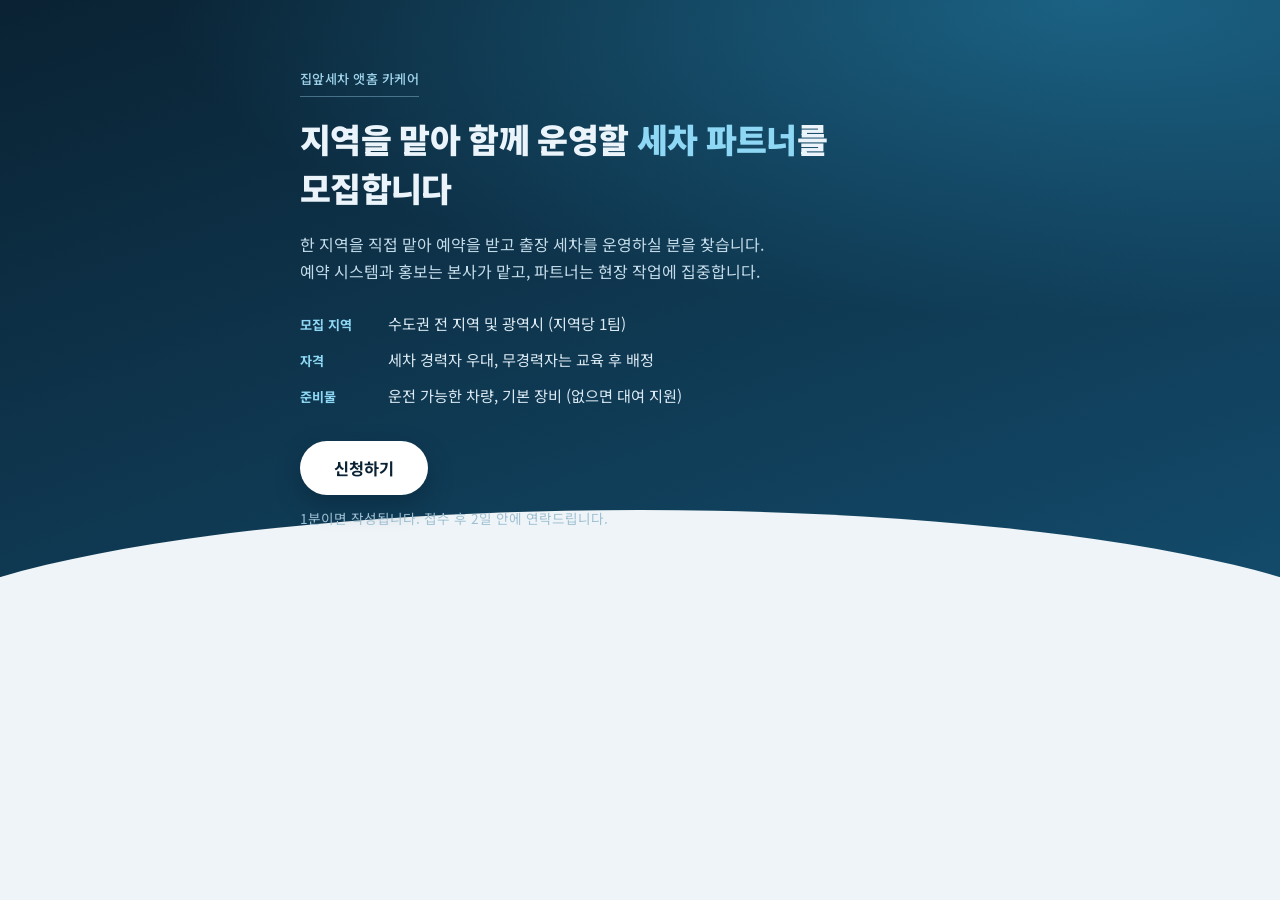
<file: partner-recruit.html>
<!DOCTYPE html>
<html lang="ko">
<head>
<meta charset="utf-8">
<meta name="viewport" content="width=device-width, initial-scale=1">
<title>세차 파트너 모집 · 집앞세차 앳홈 카케어</title>
  <link rel="canonical" href="https://athomecarcare.kr/partner-recruit.html" />
<link rel="preconnect" href="https://fonts.googleapis.com">
<link rel="preconnect" href="https://fonts.gstatic.com" crossorigin>
<link href="https://fonts.googleapis.com/css2?family=Noto+Sans+KR:wght@400;500;700;900&display=swap" rel="stylesheet">
<style>
:root{
  --deep:#0a2233;
  --sea:#134b6b;
  --water:#2c9ccb;
  --foam:#eef4f7;
  --paper:#ffffff;
  --text:#0a2233;
  --muted:#5b7488;
  --line:#d5e2ea;
  --field:#ffffff;
  --page:#eef4f7;
}
@media (prefers-color-scheme: dark){
  :root:not([data-theme="light"]){
    --paper:#0e2130;
    --text:#e8f1f6;
    --muted:#96b0c2;
    --line:#1e3b4f;
    --field:#0a1a26;
    --page:#071521;
  }
}
:root[data-theme="dark"]{
  --paper:#0e2130;
  --text:#e8f1f6;
  --muted:#96b0c2;
  --line:#1e3b4f;
  --field:#0a1a26;
  --page:#071521;
}
*{box-sizing:border-box}
html{-webkit-text-size-adjust:100%}
body{
  margin:0;
  background:var(--page);
  color:var(--text);
  font-family:"Noto Sans KR","Apple SD Gothic Neo","Malgun Gothic",system-ui,sans-serif;
  line-height:1.7;
  -webkit-font-smoothing:antialiased;
}
.wrap{max-width:720px;margin:0 auto;padding:0 20px}

/* ── 모집 배너 ───────────────────────────── */
.recruit{
  position:relative;
  overflow:hidden;
  background:
    radial-gradient(120% 90% at 85% 0%, rgba(44,156,203,.45), transparent 60%),
    linear-gradient(160deg,var(--deep) 0%, var(--sea) 100%);
  color:#eaf4fa;
  padding:64px 0 60px;
}
.recruit::after{
  content:"";
  position:absolute;left:-10%;right:-10%;bottom:-70px;height:150px;
  background:var(--page);
  border-radius:50% 50% 0 0 / 100% 100% 0 0;
}
.recruit .wrap{position:relative;z-index:1}
.brand{
  display:inline-block;
  font-size:.82rem;
  font-weight:500;
  letter-spacing:.02em;
  color:#9fd3ea;
  margin:0 0 18px;
  padding-bottom:6px;
  border-bottom:1px solid rgba(159,211,234,.4);
}
.headline{
  margin:0;
  font-size:clamp(1.45rem,5.2vw,2.1rem);
  font-weight:900;
  line-height:1.45;
  letter-spacing:-.02em;
  word-break:keep-all;
}
.headline em{font-style:normal;color:#8fd8f5}
.lead{
  margin:18px 0 0;
  max-width:31em;
  font-size:1rem;
  color:#c4dcea;
  word-break:keep-all;
}
.terms{
  margin:26px 0 0;
  padding:0;
  list-style:none;
  display:grid;
  gap:10px;
}
.terms li{
  display:flex;
  gap:12px;
  align-items:baseline;
  font-size:.95rem;
  color:#dceaf3;
  word-break:keep-all;
}
.terms b{
  flex:0 0 76px;
  font-weight:700;
  font-size:.82rem;
  color:#8fd8f5;
}
.apply-btn{
  margin-top:32px;
  display:inline-flex;
  align-items:center;
  gap:10px;
  padding:15px 34px;
  border:0;
  border-radius:999px;
  background:#ffffff;
  color:var(--deep);
  font-family:inherit;
  font-size:1.02rem;
  font-weight:700;
  cursor:pointer;
  box-shadow:0 10px 24px rgba(4,26,40,.35);
}
.apply-btn:hover{background:#dff1fa}
.apply-btn:focus-visible{outline:3px solid #8fd8f5;outline-offset:3px}
.apply-note{margin:12px 0 0;font-size:.85rem;color:#9fc0d3}

/* ── 신청 폼 ─────────────────────────────── */
.form-panel{
  max-width:720px;
  margin:0 auto 70px;
  background:var(--paper);
  border:1px solid var(--line);
  border-radius:20px;
  padding:34px 26px 30px;
  scroll-margin-top:16px;
}
.form-panel[hidden]{display:none}
.form-title{margin:0;font-size:1.28rem;font-weight:900;letter-spacing:-.02em}
.form-sub{margin:8px 0 26px;font-size:.92rem;color:var(--muted);word-break:keep-all}
.field{margin-bottom:20px}
.field label{display:block;font-size:.9rem;font-weight:700;margin-bottom:8px}
.field .hint{font-weight:400;color:var(--muted);font-size:.82rem;margin-left:6px}
input[type=text],input[type=tel],select,textarea{
  width:100%;
  padding:13px 14px;
  border:1px solid var(--line);
  border-radius:12px;
  background:var(--field);
  color:var(--text);
  font-family:inherit;
  font-size:1rem;
}
textarea{min-height:92px;resize:vertical}
input:focus,select:focus,textarea:focus{
  outline:0;border-color:var(--water);box-shadow:0 0 0 3px rgba(44,156,203,.22);
}
.chips{display:flex;flex-wrap:wrap;gap:9px}
.chips label{
  display:inline-flex;align-items:center;gap:7px;
  padding:9px 15px;border:1px solid var(--line);border-radius:999px;
  font-size:.9rem;font-weight:500;cursor:pointer;margin:0;
}
.chips input{accent-color:var(--water);margin:0}
.chips label:has(input:checked){border-color:var(--water);background:rgba(44,156,203,.12)}
.chips label:focus-within{box-shadow:0 0 0 3px rgba(44,156,203,.22)}
.err{display:none;margin-top:7px;font-size:.84rem;color:#d1452f;font-weight:500}
.field.invalid .err{display:block}
.field.invalid input,.field.invalid select{border-color:#d1452f}
.actions{display:flex;flex-wrap:wrap;gap:10px;margin-top:28px}
.submit{
  flex:1 1 200px;padding:15px 20px;border:0;border-radius:12px;
  background:var(--deep);color:#fff;font-family:inherit;font-size:1rem;font-weight:700;cursor:pointer;
}
.submit:hover{background:var(--sea)}
.ghost{
  flex:0 0 auto;padding:15px 20px;border:1px solid var(--line);border-radius:12px;
  background:transparent;color:var(--muted);font-family:inherit;font-size:.95rem;cursor:pointer;
}
button:focus-visible{outline:3px solid var(--water);outline-offset:2px}
.privacy{margin:16px 0 0;font-size:.8rem;color:var(--muted);line-height:1.6}

/* ── 접수 완료 ───────────────────────────── */
.done{text-align:left}
.done h3{margin:0 0 8px;font-size:1.22rem;font-weight:900}
.done p{margin:0 0 20px;color:var(--muted);font-size:.93rem;word-break:keep-all}
.summary{
  margin:0 0 22px;padding:20px;border-radius:14px;
  background:var(--foam);border:1px solid var(--line);
}
:root[data-theme="dark"] .summary,
:root:not([data-theme="light"]) .summary{background:rgba(44,156,203,.08)}
.summary dl{margin:0;display:grid;grid-template-columns:78px 1fr;gap:10px 14px;font-size:.93rem}
.summary dt{color:var(--muted);font-weight:500}
.summary dd{margin:0;font-weight:500;word-break:break-word}
@media (max-width:480px){
  .recruit{padding:52px 0 50px}
  .form-panel{margin-left:14px;margin-right:14px;padding:26px 18px 24px;border-radius:16px}
  .terms b{flex-basis:64px}
}
@media (prefers-reduced-motion:reduce){*{transition:none!important;animation:none!important}}
</style>
</head>
<body>

<section class="recruit">
  <div class="wrap">
    <p class="brand">집앞세차 앳홈 카케어</p>
    <h1 class="headline">지역을 맡아 함께 운영할 <em>세차 파트너</em>를 모집합니다</h1>
    <p class="lead">한 지역을 직접 맡아 예약을 받고 출장 세차를 운영하실 분을 찾습니다. 예약 시스템과 홍보는 본사가 맡고, 파트너는 현장 작업에 집중합니다.</p>

    <ul class="terms">
      <li><b>모집 지역</b><span>수도권 전 지역 및 광역시 (지역당 1팀)</span></li>
      <li><b>자격</b><span>세차 경력자 우대, 무경력자는 교육 후 배정</span></li>
      <li><b>준비물</b><span>운전 가능한 차량, 기본 장비 (없으면 대여 지원)</span></li>
    </ul>

    <button class="apply-btn" id="openBtn" type="button">신청하기</button>
    <p class="apply-note">1분이면 작성됩니다. 접수 후 2일 안에 연락드립니다.</p>
  </div>
</section>

<section class="form-panel" id="formPanel" hidden aria-labelledby="formTitle">
  <div id="formStage">
    <h2 class="form-title" id="formTitle">파트너 신청서</h2>
    <p class="form-sub">지역, 경력, 연락처만 남겨주시면 됩니다. 나머지는 선택 사항이에요.</p>

    <div class="field" id="f-name">
      <label for="name">이름</label>
      <input type="text" id="name" autocomplete="name" placeholder="홍길동">
      <p class="err">이름을 입력해 주세요.</p>
    </div>

    <div class="field" id="f-area">
      <label for="area">활동 지역 <span class="hint">시 · 군 · 구까지</span></label>
      <input type="text" id="area" placeholder="경기 성남시 분당구">
      <p class="err">활동하실 지역을 입력해 주세요.</p>
    </div>

    <div class="field" id="f-career">
      <label for="career">세차 경력</label>
      <select id="career">
        <option value="">선택해 주세요</option>
        <option>경력 없음 (교육 희망)</option>
        <option>1년 미만</option>
        <option>1~3년</option>
        <option>3~5년</option>
        <option>5년 이상</option>
        <option>세차장 운영 경험 있음</option>
      </select>
      <p class="err">경력을 선택해 주세요.</p>
    </div>

    <div class="field" id="f-phone">
      <label for="phone">연락처</label>
      <input type="tel" id="phone" inputmode="numeric" autocomplete="tel" placeholder="010-0000-0000" maxlength="13">
      <p class="err">연락 가능한 휴대폰 번호를 입력해 주세요.</p>
    </div>

    <div class="field">
      <label>보유 장비 <span class="hint">선택</span></label>
      <div class="chips">
        <label><input type="checkbox" value="차량"> 차량</label>
        <label><input type="checkbox" value="고압세척기"> 고압세척기</label>
        <label><input type="checkbox" value="스팀기"> 스팀기</label>
        <label><input type="checkbox" value="폴리셔"> 폴리셔</label>
        <label><input type="checkbox" value="없음"> 없음</label>
      </div>
    </div>

    <div class="field">
      <label for="memo">남기고 싶은 말 <span class="hint">선택</span></label>
      <textarea id="memo" placeholder="가능한 요일이나 시간대, 궁금한 점을 적어주세요."></textarea>
    </div>

    <div class="actions">
      <button class="submit" id="submitBtn" type="button">신청서 보내기</button>
      <button class="ghost" id="closeBtn" type="button">닫기</button>
    </div>
    <p class="privacy">입력하신 정보는 파트너 모집 상담 목적으로만 사용하며, 상담 종료 후 파기합니다.</p>
  </div>

  <div id="doneStage" class="done" hidden>
    <h3>신청서를 보냈습니다</h3>
    <p>담당자가 확인 후 2일 안에 남겨주신 번호로 연락드립니다.</p>
    <div class="summary">
      <dl id="summaryList"></dl>
    </div>
    <div class="actions">
      <button class="submit" id="copyBtn" type="button">신청 내용 복사</button>
      <button class="ghost" id="resetBtn" type="button">다시 작성</button>
    </div>
    <p class="privacy" id="sendHint">전송이 정상적으로 처리되지 않았다면 <a id="formLink" href="#" target="_blank" rel="noopener">신청서 양식</a>에서 직접 작성해 주세요.</p>
  </div>
</section>
<iframe name="gformSink" id="gformSink" style="display:none" title="submit target"></iframe>

<script>
(function(){
  /* ── 여기만 바꾸세요 ──────────────────────────
     1) formId : 구글폼 주소의 /forms/d/e/ 와 /viewform 사이 값
     2) entry  : 각 질문의 entry.숫자 값 (아래 안내 참고) */
  var GOOGLE_FORM = {
    formId: '1FAIpQLSxxxxxxxxxxxxxxxxxxxxxxxxxxxxxxxxxxxxxxxxxxxx',
    entry: {
      name:   'entry.1000001',
      area:   'entry.1000002',
      career: 'entry.1000003',
      phone:  'entry.1000004',
      gear:   'entry.1000005',
      memo:   'entry.1000006'
    }
  };
  /* ───────────────────────────────────────── */

  var panel=document.getElementById('formPanel');
  var formStage=document.getElementById('formStage');
  var doneStage=document.getElementById('doneStage');

  document.getElementById('openBtn').addEventListener('click',function(){
    panel.hidden=false;
    panel.scrollIntoView({behavior:'smooth',block:'start'});
    setTimeout(function(){document.getElementById('name').focus({preventScroll:true});},300);
  });
  document.getElementById('closeBtn').addEventListener('click',function(){
    panel.hidden=true;
    document.getElementById('openBtn').focus();
  });

  var phone=document.getElementById('phone');
  phone.addEventListener('input',function(){
    var d=phone.value.replace(/\D/g,'').slice(0,11);
    phone.value = d.length<4 ? d
      : d.length<8 ? d.slice(0,3)+'-'+d.slice(3)
      : d.slice(0,3)+'-'+d.slice(3,7)+'-'+d.slice(7);
  });

  function mark(id,bad){
    var el=document.getElementById(id);
    el.classList.toggle('invalid',bad);
    return !bad;
  }

  document.getElementById('submitBtn').addEventListener('click',function(){
    var name=document.getElementById('name').value.trim();
    var area=document.getElementById('area').value.trim();
    var career=document.getElementById('career').value;
    var tel=phone.value.trim();
    var digits=tel.replace(/\D/g,'');

    var ok=true;
    ok=mark('f-name',!name)&&ok;
    ok=mark('f-area',!area)&&ok;
    ok=mark('f-career',!career)&&ok;
    ok=mark('f-phone',digits.length<10)&&ok;
    if(!ok){
      var first=panel.querySelector('.field.invalid');
      if(first){first.scrollIntoView({behavior:'smooth',block:'center'});
        var inp=first.querySelector('input,select'); if(inp)inp.focus({preventScroll:true});}
      return;
    }

    var gear=[].slice.call(panel.querySelectorAll('.chips input:checked')).map(function(c){return c.value;}).join(', ');
    var memo=document.getElementById('memo').value.trim();

    var rows=[['이름',name],['지역',area],['경력',career],['연락처',tel]];
    if(gear) rows.push(['장비',gear]);
    if(memo) rows.push(['메모',memo]);

    var dl=document.getElementById('summaryList');
    dl.innerHTML='';
    rows.forEach(function(r){
      var dt=document.createElement('dt'); dt.textContent=r[0];
      var dd=document.createElement('dd'); dd.textContent=r[1];
      dl.appendChild(dt); dl.appendChild(dd);
    });

    window.__lastApplication = '[세차 파트너 신청]\n'+rows.map(function(r){return r[0]+': '+r[1];}).join('\n');

    sendToGoogleForm({name:name,area:area,career:career,phone:tel,gear:gear,memo:memo});
    document.getElementById('formLink').href='https://docs.google.com/forms/d/e/'+GOOGLE_FORM.formId+'/viewform';

    formStage.hidden=true;
    doneStage.hidden=false;
    panel.scrollIntoView({behavior:'smooth',block:'start'});
  });

  function copyText(text){
    if(navigator.clipboard&&navigator.clipboard.writeText){
      return navigator.clipboard.writeText(text);
    }
    return new Promise(function(resolve,reject){
      var ta=document.createElement('textarea');
      ta.value=text;ta.setAttribute('readonly','');
      ta.style.position='fixed';ta.style.opacity='0';
      document.body.appendChild(ta);ta.select();
      try{document.execCommand('copy');resolve();}catch(e){reject(e);}
      document.body.removeChild(ta);
    });
  }
  function flash(btn,msg){
    var o=btn.textContent;btn.textContent=msg;
    setTimeout(function(){btn.textContent=o;},1800);
  }

  function sendToGoogleForm(data){
    var f=document.createElement('form');
    f.action='https://docs.google.com/forms/d/e/'+GOOGLE_FORM.formId+'/formResponse';
    f.method='POST';
    f.target='gformSink';
    f.style.display='none';
    Object.keys(GOOGLE_FORM.entry).forEach(function(k){
      var v=data[k];
      if(!v) return;
      var i=document.createElement('input');
      i.type='hidden'; i.name=GOOGLE_FORM.entry[k]; i.value=v;
      f.appendChild(i);
    });
    document.body.appendChild(f);
    f.submit();
    setTimeout(function(){document.body.removeChild(f);},2000);
  }

  document.getElementById('copyBtn').addEventListener('click',function(){
    var btn=this;
    copyText(window.__lastApplication||'').then(function(){
      flash(btn,'복사했습니다');
    },function(){
      flash(btn,'복사하지 못했습니다');
    });
  });

  document.getElementById('resetBtn').addEventListener('click',function(){
    panel.querySelectorAll('input[type=text],input[type=tel],textarea').forEach(function(i){i.value='';});
    document.getElementById('career').value='';
    panel.querySelectorAll('.chips input').forEach(function(c){c.checked=false;});
    panel.querySelectorAll('.field').forEach(function(f){f.classList.remove('invalid');});
    doneStage.hidden=true;
    formStage.hidden=false;
    document.getElementById('name').focus();
  });
})();
</script>
</body>
</html>
</file>
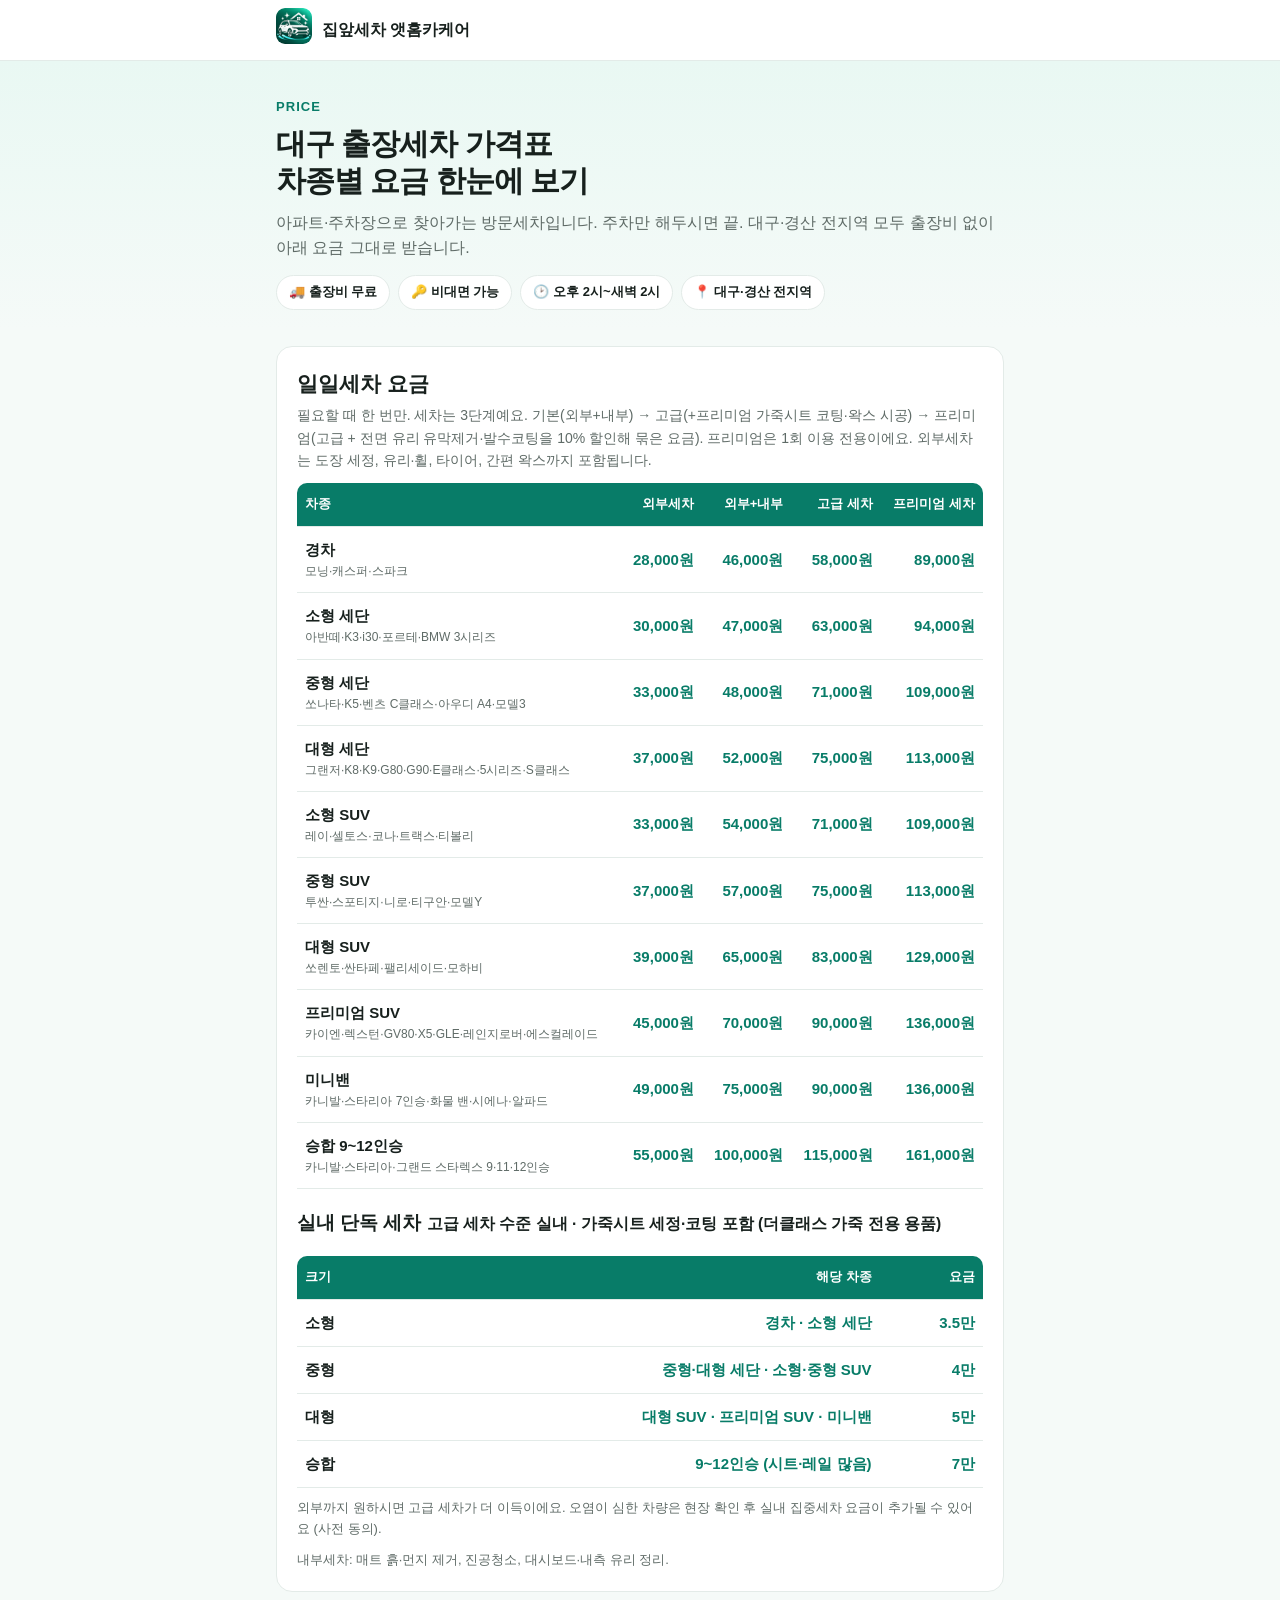
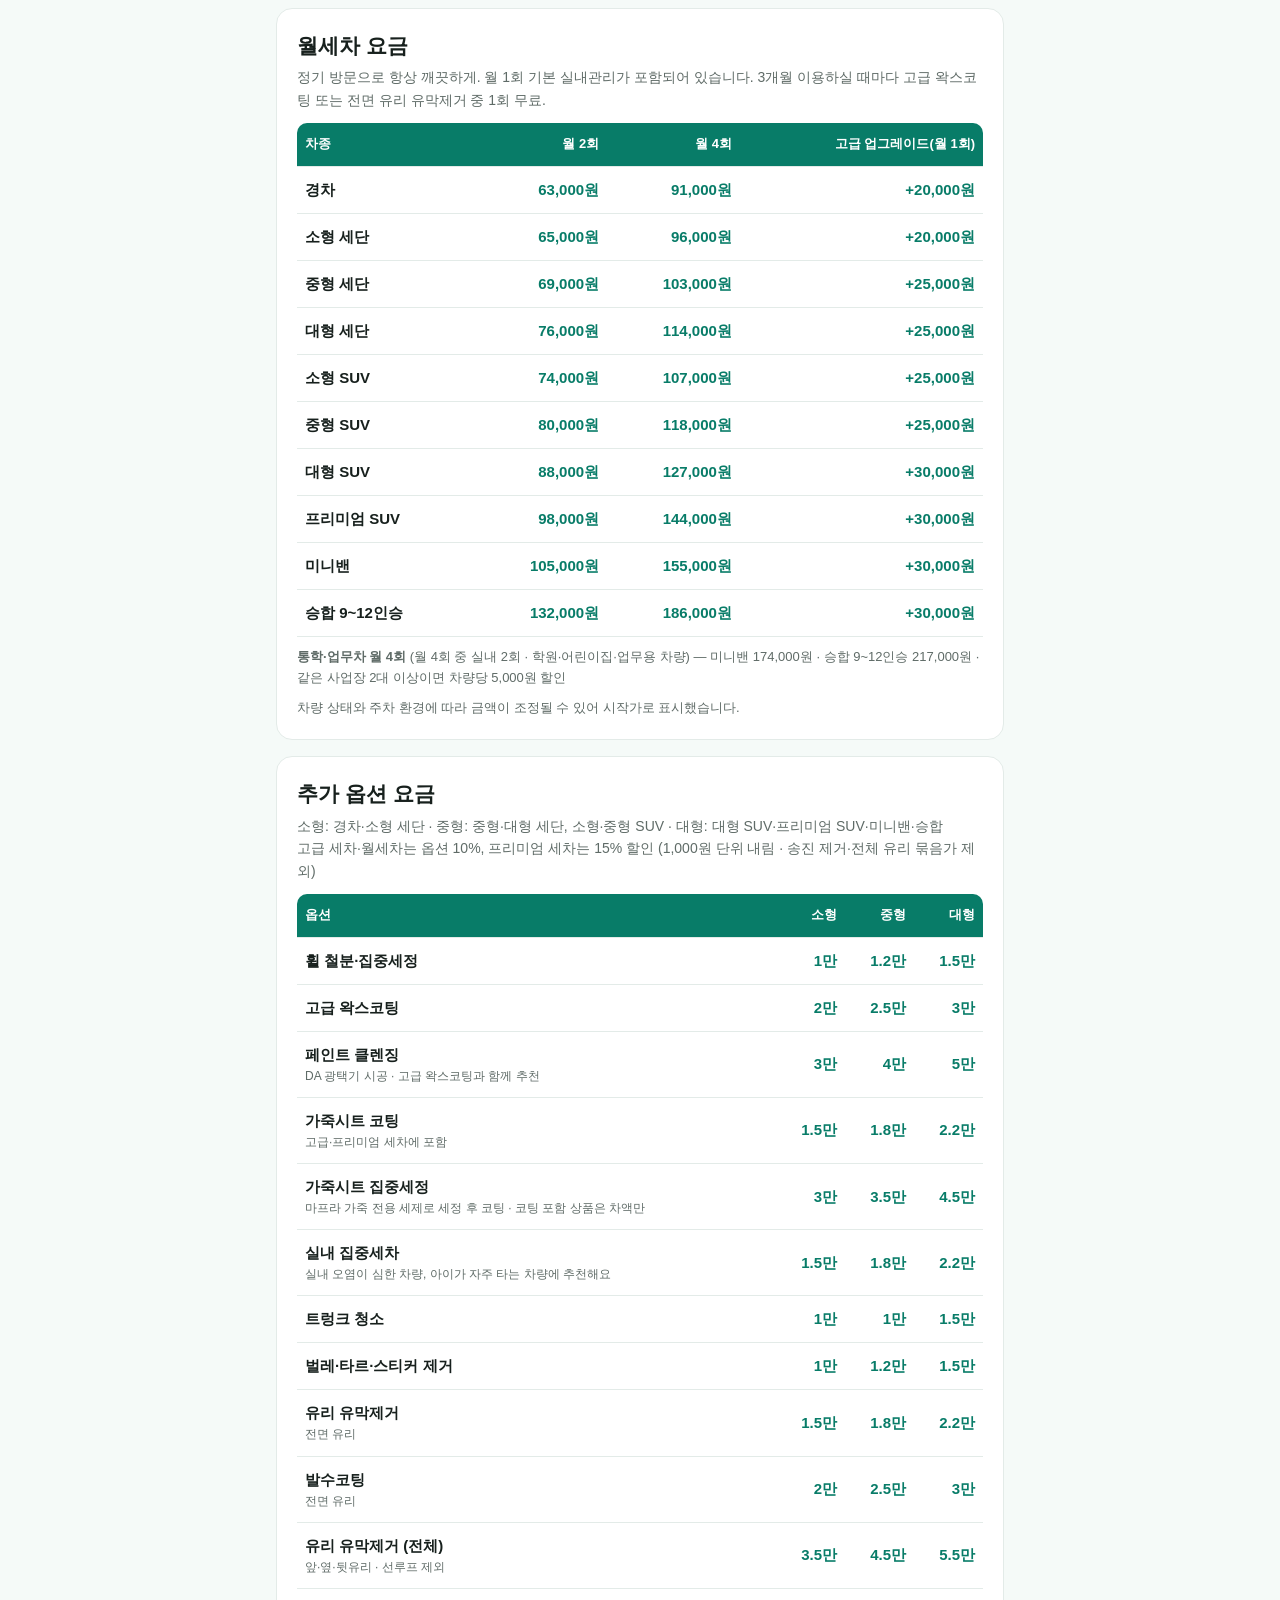
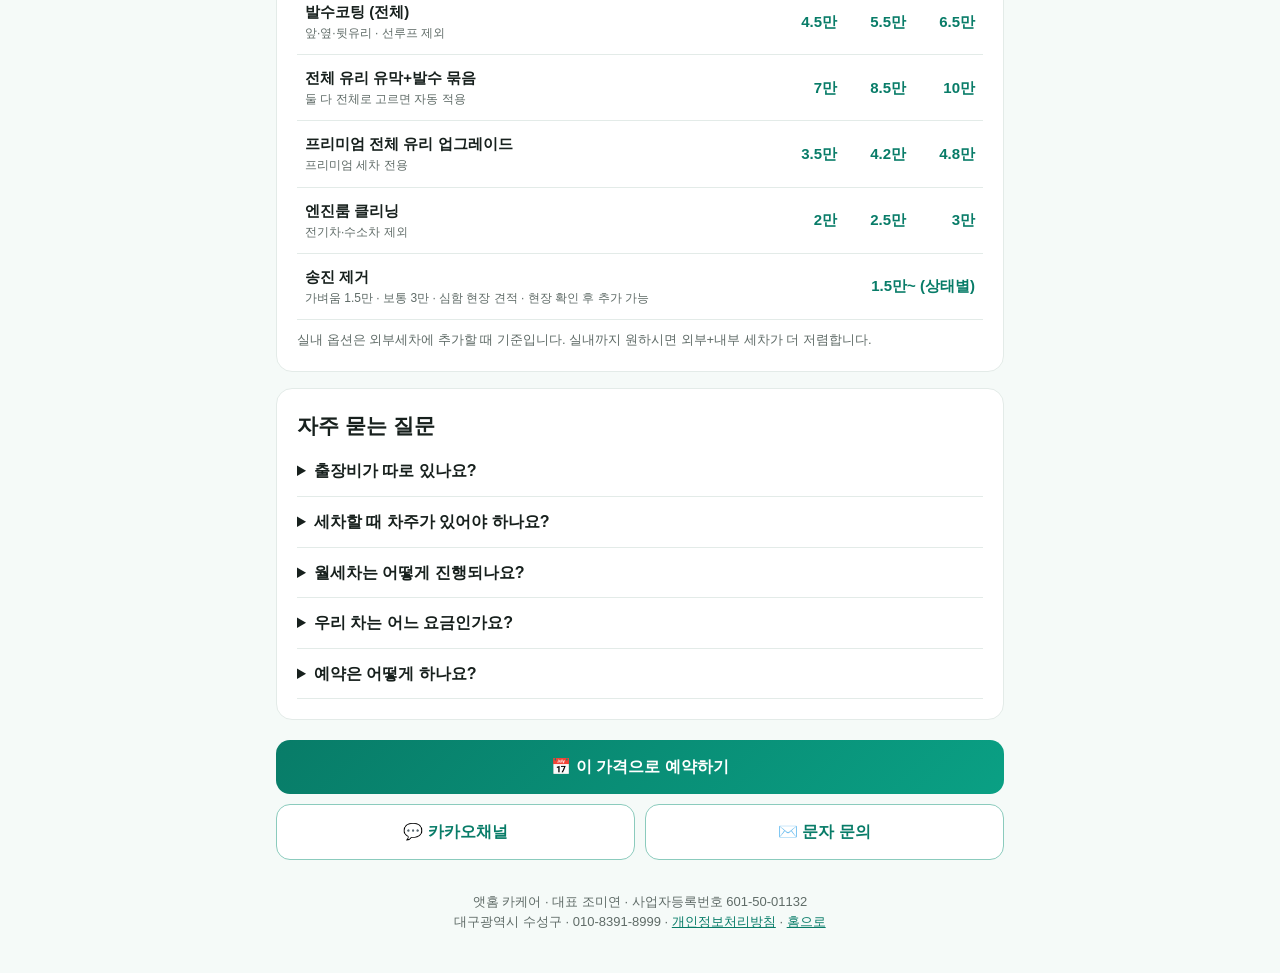
<file: price.html>
<!doctype html>
<html lang="ko">
<head>
<meta charset="utf-8" />
<meta name="viewport" content="width=device-width, initial-scale=1" />
<title>대구 출장세차 가격표 · 차종별 요금 | 집앞세차 앳홈카케어</title>
<meta name="description" content="대구·경산 출장세차(방문세차) 차종별 가격표. 외부세차 28,000원부터, 외부+내부세차, 월세차(월 2회·4회), 추가 옵션 요금까지 한눈에. 출장비 무료." />
<link rel="canonical" href="https://athomecarcare.kr/price.html" />
<meta property="og:type" content="website" />
<meta property="og:site_name" content="집앞세차 앳홈카케어" />
<meta property="og:title" content="대구 출장세차 가격표 | 집앞세차 앳홈카케어" />
<meta property="og:description" content="외부세차 28,000원부터 · 월세차 · 추가 옵션 · 출장비 무료" />
<meta property="og:url" content="https://athomecarcare.kr/price.html" />
<meta property="og:image" content="https://athomecarcare.kr/assets/og-share-2026d.jpg" />
<meta name="twitter:card" content="summary_large_image" />
<meta name="theme-color" content="#087C68" />
<link rel="icon" href="icons/icon-192.png" />
<script type="application/ld+json">[{"@context": "https://schema.org", "@type": "FAQPage", "mainEntity": [{"@type": "Question", "name": "출장비가 따로 있나요?", "acceptedAnswer": {"@type": "Answer", "text": "없습니다. 대구·경산 전지역 출장비 없이 표에 적힌 요금만 받습니다."}}, {"@type": "Question", "name": "세차할 때 차주가 있어야 하나요?", "acceptedAnswer": {"@type": "Answer", "text": "아니요. 아파트나 주차장에 주차만 해두시면 비대면으로 세차합니다. 실내 세차는 차 문을 열 수 있는 방법을 예약할 때 알려주세요."}}, {"@type": "Question", "name": "월세차는 어떻게 진행되나요?", "acceptedAnswer": {"@type": "Answer", "text": "월 2회 또는 월 4회 중 선택하며, 정해진 주기로 방문합니다. 월 1회 기본 실내관리가 포함되어 있습니다."}}, {"@type": "Question", "name": "우리 차는 어느 요금인가요?", "acceptedAnswer": {"@type": "Answer", "text": "차종 표에서 가장 가까운 구분을 보시면 됩니다. 예약할 때 모델을 선택하면 차종 구분이 자동으로 정해집니다."}}, {"@type": "Question", "name": "예약은 어떻게 하나요?", "acceptedAnswer": {"@type": "Answer", "text": "앱의 예약 화면, 카카오톡 채널, 문자로 아파트명·차종·희망 서비스를 보내주시면 확인 후 연락드립니다."}}]}, {"@context": "https://schema.org", "@type": "BreadcrumbList", "itemListElement": [{"@type": "ListItem", "position": 1, "name": "집앞세차 앳홈카케어", "item": "https://athomecarcare.kr/"}, {"@type": "ListItem", "position": 2, "name": "출장세차 가격표", "item": "https://athomecarcare.kr/price.html"}]}]</script>
<style>
:root{--g:#087C68;--g2:#0aa084;--ink:#17201d;--mut:#5f6b67;--line:#e3ebe8;--bg:#f5faf8}
*{box-sizing:border-box}body{margin:0;font-family:-apple-system,"Apple SD Gothic Neo","Noto Sans KR","Malgun Gothic",sans-serif;color:var(--ink);background:var(--bg);line-height:1.6}
a{color:var(--g)}.wrap{max-width:760px;margin:0 auto;padding:0 16px}
header{background:#fff;border-bottom:1px solid var(--line)}header .wrap{display:flex;align-items:center;gap:10px;height:60px}header img{width:36px;height:36px;border-radius:9px}header a{text-decoration:none;color:var(--ink);font-weight:800}
.hero{background:linear-gradient(180deg,#e9f8f3,#f5faf8);padding:32px 0 20px}.kick{color:var(--g);font-weight:900;font-size:13px;letter-spacing:.08em}
h1{font-size:30px;line-height:1.25;margin:6px 0 10px;letter-spacing:-1px}.hero p{margin:0;color:var(--mut)}
.pills{display:flex;flex-wrap:wrap;gap:8px;margin-top:14px}.pills span{background:#fff;border:1px solid var(--line);border-radius:999px;padding:6px 12px;font-size:13px;font-weight:700}
section{background:#fff;border:1px solid var(--line);border-radius:16px;padding:20px;margin:16px 0}h2{font-size:21px;margin:0 0 4px}.sub{color:var(--mut);font-size:14px;margin:0 0 12px}
.tbl{overflow-x:auto}table{width:100%;border-collapse:collapse;font-size:15px;min-width:320px}th,td{padding:11px 8px;border-bottom:1px solid var(--line);text-align:right;white-space:nowrap}
thead th{background:var(--g);color:#fff;font-size:13px}thead th:first-child{border-radius:10px 0 0 0;text-align:left}thead th:last-child{border-radius:0 10px 0 0}
tbody th{text-align:left;font-weight:700;white-space:normal}th small,td small{display:block;color:var(--mut);font-weight:400;font-size:12px}td{font-weight:800;color:var(--g)}
.note{font-size:13px;color:var(--mut);margin:10px 0 0}
details{border-bottom:1px solid var(--line);padding:12px 0}summary{font-weight:800;cursor:pointer}details p{margin:8px 0 0;color:var(--mut)}
.cta{display:grid;grid-template-columns:1fr 1fr;gap:10px;margin:20px 0 8px}.btn{display:block;text-align:center;border-radius:14px;padding:14px;font-weight:900;text-decoration:none}
.btn.p{background:linear-gradient(135deg,var(--g),var(--g2));color:#fff}.btn.s{background:#fff;border:1px solid #8bcbbd;color:var(--g)}.btn.w{grid-column:1/-1}
footer{text-align:center;color:var(--mut);font-size:13px;padding:24px 0 40px}
@media(max-width:480px){h1{font-size:25px}th,td{padding:10px 6px;font-size:14px}}
</style>
</head>
<body>
<header><div class="wrap"><a href="./"><img src="icons/icon-192.png" alt="앳홈카케어 로고"></a><a href="./">집앞세차 앳홈카케어</a></div></header>
<div class="hero"><div class="wrap">
<span class="kick">PRICE</span>
<h1>대구 출장세차 가격표<br>차종별 요금 한눈에 보기</h1>
<p>아파트·주차장으로 찾아가는 방문세차입니다. 주차만 해두시면 끝. 대구·경산 전지역 모두 출장비 없이 아래 요금 그대로 받습니다.</p>
<div class="pills"><span>🚚 출장비 무료</span><span>🔑 비대면 가능</span><span>🕑 오후 2시~새벽 2시</span><span>📍 대구·경산 전지역</span></div>
</div></div>
<main class="wrap">
<section id="daily">
<h2>일일세차 요금</h2>
<p class="sub">필요할 때 한 번만. 세차는 3단계예요. 기본(외부+내부) → 고급(+프리미엄 가죽시트 코팅·왁스 시공) → 프리미엄(고급 + 전면 유리 유막제거·발수코팅을 <span data-p="rate:프리미엄 포함 유리">10%</span> 할인해 묶은 요금). 프리미엄은 1회 이용 전용이에요. 외부세차는 도장 세정, 유리·휠, 타이어, 간편 왁스까지 포함됩니다.</p>
<div class="tbl"><table><thead><tr><th scope="col">차종</th><th scope="col">외부세차</th><th scope="col">외부+내부</th><th scope="col">고급 세차</th><th scope="col">프리미엄 세차</th></tr></thead><tbody>
<tr><th scope="row">경차<small>모닝·캐스퍼·스파크</small></th><td data-p="경차|일일 외부세차" data-pf="won">28,000원</td><td data-p="경차|외부+내부세차" data-pf="won">46,000원</td><td data-p="경차|고급 세차" data-pf="won">58,000원</td><td data-p="경차|프리미엄 세차" data-pf="won">89,000원</td></tr>
<tr><th scope="row">소형 세단<small>아반떼·K3·i30·포르테·BMW 3시리즈</small></th><td data-p="소형 세단|일일 외부세차" data-pf="won">30,000원</td><td data-p="소형 세단|외부+내부세차" data-pf="won">47,000원</td><td data-p="소형 세단|고급 세차" data-pf="won">63,000원</td><td data-p="소형 세단|프리미엄 세차" data-pf="won">94,000원</td></tr>
<tr><th scope="row">중형 세단<small>쏘나타·K5·벤츠 C클래스·아우디 A4·모델3</small></th><td data-p="중형 세단|일일 외부세차" data-pf="won">33,000원</td><td data-p="중형 세단|외부+내부세차" data-pf="won">48,000원</td><td data-p="중형 세단|고급 세차" data-pf="won">71,000원</td><td data-p="중형 세단|프리미엄 세차" data-pf="won">109,000원</td></tr>
<tr><th scope="row">대형 세단<small>그랜저·K8·K9·G80·G90·E클래스·5시리즈·S클래스</small></th><td data-p="대형 세단|일일 외부세차" data-pf="won">37,000원</td><td data-p="대형 세단|외부+내부세차" data-pf="won">52,000원</td><td data-p="대형 세단|고급 세차" data-pf="won">75,000원</td><td data-p="대형 세단|프리미엄 세차" data-pf="won">113,000원</td></tr>
<tr><th scope="row">소형 SUV<small>레이·셀토스·코나·트랙스·티볼리</small></th><td data-p="소형 SUV|일일 외부세차" data-pf="won">33,000원</td><td data-p="소형 SUV|외부+내부세차" data-pf="won">54,000원</td><td data-p="소형 SUV|고급 세차" data-pf="won">71,000원</td><td data-p="소형 SUV|프리미엄 세차" data-pf="won">109,000원</td></tr>
<tr><th scope="row">중형 SUV<small>투싼·스포티지·니로·티구안·모델Y</small></th><td data-p="중형 SUV|일일 외부세차" data-pf="won">37,000원</td><td data-p="중형 SUV|외부+내부세차" data-pf="won">57,000원</td><td data-p="중형 SUV|고급 세차" data-pf="won">75,000원</td><td data-p="중형 SUV|프리미엄 세차" data-pf="won">113,000원</td></tr>
<tr><th scope="row">대형 SUV<small>쏘렌토·싼타페·팰리세이드·모하비</small></th><td data-p="대형 SUV|일일 외부세차" data-pf="won">39,000원</td><td data-p="대형 SUV|외부+내부세차" data-pf="won">65,000원</td><td data-p="대형 SUV|고급 세차" data-pf="won">83,000원</td><td data-p="대형 SUV|프리미엄 세차" data-pf="won">129,000원</td></tr>
<tr><th scope="row">프리미엄 SUV<small>카이엔·렉스턴·GV80·X5·GLE·레인지로버·에스컬레이드</small></th><td data-p="프리미엄 SUV|일일 외부세차" data-pf="won">45,000원</td><td data-p="프리미엄 SUV|외부+내부세차" data-pf="won">70,000원</td><td data-p="프리미엄 SUV|고급 세차" data-pf="won">90,000원</td><td data-p="프리미엄 SUV|프리미엄 세차" data-pf="won">136,000원</td></tr>
<tr><th scope="row">미니밴<small>카니발·스타리아 7인승·화물 밴·시에나·알파드</small></th><td data-p="미니밴|일일 외부세차" data-pf="won">49,000원</td><td data-p="미니밴|외부+내부세차" data-pf="won">75,000원</td><td data-p="미니밴|고급 세차" data-pf="won">90,000원</td><td data-p="미니밴|프리미엄 세차" data-pf="won">136,000원</td></tr>
<tr><th scope="row">승합 9~12인승<small>카니발·스타리아·그랜드 스타렉스 9·11·12인승</small></th><td data-p="승합 9~12인승|일일 외부세차" data-pf="won">55,000원</td><td data-p="승합 9~12인승|외부+내부세차" data-pf="won">100,000원</td><td data-p="승합 9~12인승|고급 세차" data-pf="won">115,000원</td><td data-p="승합 9~12인승|프리미엄 세차" data-pf="won">161,000원</td></tr>
</tbody></table></div>
<h3>실내 단독 세차 <small>고급 세차 수준 실내 · 가죽시트 세정·코팅 포함 (더클래스 가죽 전용 용품)</small></h3>
<div class="tbl"><table><thead><tr><th scope="col">크기</th><th scope="col">해당 차종</th><th scope="col">요금</th></tr></thead><tbody>
<tr><th scope="row">소형</th><td>경차 · 소형 세단</td><td data-p="경차|실내 단독 세차" data-pf="mans">3.5만</td></tr>
<tr><th scope="row">중형</th><td>중형·대형 세단 · 소형·중형 SUV</td><td data-p="중형 세단|실내 단독 세차" data-pf="mans">4만</td></tr>
<tr><th scope="row">대형</th><td>대형 SUV · 프리미엄 SUV · 미니밴</td><td data-p="대형 SUV|실내 단독 세차" data-pf="mans">5만</td></tr>
<tr><th scope="row">승합</th><td>9~12인승 (시트·레일 많음)</td><td data-p="승합 9~12인승|실내 단독 세차" data-pf="mans">7만</td></tr>
</tbody></table></div>
<p class="note">외부까지 원하시면 고급 세차가 더 이득이에요. 오염이 심한 차량은 현장 확인 후 실내 집중세차 요금이 추가될 수 있어요 (사전 동의).</p>
<p class="note">내부세차: 매트 흙·먼지 제거, 진공청소, 대시보드·내측 유리 정리.</p>
</section>
<section id="monthly">
<h2>월세차 요금</h2>
<p class="sub">정기 방문으로 항상 깨끗하게. 월 1회 기본 실내관리가 포함되어 있습니다. 3개월 이용하실 때마다 고급 왁스코팅 또는 전면 유리 유막제거 중 1회 무료.</p>
<div class="tbl"><table><thead><tr><th scope="col">차종</th><th scope="col">월 2회</th><th scope="col">월 4회</th><th scope="col">고급 업그레이드(월 1회)</th></tr></thead><tbody>
<tr><th scope="row">경차</th><td data-p="경차|월 2회" data-pf="won">63,000원</td><td data-p="경차|월 4회" data-pf="won">91,000원</td><td data-p="optc:월세차 고급 업그레이드|경차" data-pf="+won">+20,000원</td></tr>
<tr><th scope="row">소형 세단</th><td data-p="소형 세단|월 2회" data-pf="won">65,000원</td><td data-p="소형 세단|월 4회" data-pf="won">96,000원</td><td data-p="optc:월세차 고급 업그레이드|소형 세단" data-pf="+won">+20,000원</td></tr>
<tr><th scope="row">중형 세단</th><td data-p="중형 세단|월 2회" data-pf="won">69,000원</td><td data-p="중형 세단|월 4회" data-pf="won">103,000원</td><td data-p="optc:월세차 고급 업그레이드|중형 세단" data-pf="+won">+25,000원</td></tr>
<tr><th scope="row">대형 세단</th><td data-p="대형 세단|월 2회" data-pf="won">76,000원</td><td data-p="대형 세단|월 4회" data-pf="won">114,000원</td><td data-p="optc:월세차 고급 업그레이드|대형 세단" data-pf="+won">+25,000원</td></tr>
<tr><th scope="row">소형 SUV</th><td data-p="소형 SUV|월 2회" data-pf="won">74,000원</td><td data-p="소형 SUV|월 4회" data-pf="won">107,000원</td><td data-p="optc:월세차 고급 업그레이드|소형 SUV" data-pf="+won">+25,000원</td></tr>
<tr><th scope="row">중형 SUV</th><td data-p="중형 SUV|월 2회" data-pf="won">80,000원</td><td data-p="중형 SUV|월 4회" data-pf="won">118,000원</td><td data-p="optc:월세차 고급 업그레이드|중형 SUV" data-pf="+won">+25,000원</td></tr>
<tr><th scope="row">대형 SUV</th><td data-p="대형 SUV|월 2회" data-pf="won">88,000원</td><td data-p="대형 SUV|월 4회" data-pf="won">127,000원</td><td data-p="optc:월세차 고급 업그레이드|대형 SUV" data-pf="+won">+30,000원</td></tr>
<tr><th scope="row">프리미엄 SUV</th><td data-p="프리미엄 SUV|월 2회" data-pf="won">98,000원</td><td data-p="프리미엄 SUV|월 4회" data-pf="won">144,000원</td><td data-p="optc:월세차 고급 업그레이드|프리미엄 SUV" data-pf="+won">+30,000원</td></tr>
<tr><th scope="row">미니밴</th><td data-p="미니밴|월 2회" data-pf="won">105,000원</td><td data-p="미니밴|월 4회" data-pf="won">155,000원</td><td data-p="optc:월세차 고급 업그레이드|미니밴" data-pf="+won">+30,000원</td></tr>
<tr><th scope="row">승합 9~12인승</th><td data-p="승합 9~12인승|월 2회" data-pf="won">132,000원</td><td data-p="승합 9~12인승|월 4회" data-pf="won">186,000원</td><td data-p="optc:월세차 고급 업그레이드|승합 9~12인승" data-pf="+won">+30,000원</td></tr>
</tbody></table></div>
<p class="note"><b>통학·업무차 월 4회</b> (월 4회 중 실내 2회 · 학원·어린이집·업무용 차량) — 미니밴 <span data-p="미니밴|통학·업무차 월 4회" data-pf="won">174,000원</span> · 승합 9~12인승 <span data-p="승합 9~12인승|통학·업무차 월 4회" data-pf="won">217,000원</span> · 같은 사업장 2대 이상이면 차량당 5,000원 할인</p>
<p class="note">차량 상태와 주차 환경에 따라 금액이 조정될 수 있어 시작가로 표시했습니다.</p>
</section>
<section id="options">
<h2>추가 옵션 요금</h2>
<p class="sub">소형: 경차·소형 세단 · 중형: 중형·대형 세단, 소형·중형 SUV · 대형: 대형 SUV·프리미엄 SUV·미니밴·승합<br>고급 세차·월세차는 옵션 <span data-p="rate:고급 세차">10%</span>, 프리미엄 세차는 <span data-p="rate:프리미엄 세차">15%</span> 할인 (1,000원 단위 내림 · 송진 제거·전체 유리 묶음가 제외)</p>
<div class="tbl"><table><thead><tr><th scope="col">옵션</th><th scope="col">소형</th><th scope="col">중형</th><th scope="col">대형</th></tr></thead><tbody>
<tr><th scope="row">휠 철분·집중세정</th><td data-p="opt:휠 철분·집중세정|0" data-pf="mans">1만</td><td data-p="opt:휠 철분·집중세정|1" data-pf="mans">1.2만</td><td data-p="opt:휠 철분·집중세정|2" data-pf="mans">1.5만</td></tr>
<tr><th scope="row">고급 왁스코팅</th><td data-p="opt:고급 왁스코팅|0" data-pf="mans">2만</td><td data-p="opt:고급 왁스코팅|1" data-pf="mans">2.5만</td><td data-p="opt:고급 왁스코팅|2" data-pf="mans">3만</td></tr>
<tr><th scope="row">페인트 클렌징<br><small>DA 광택기 시공 · 고급 왁스코팅과 함께 추천</small></th><td data-p="opt:페인트 클렌징|0" data-pf="mans">3만</td><td data-p="opt:페인트 클렌징|1" data-pf="mans">4만</td><td data-p="opt:페인트 클렌징|2" data-pf="mans">5만</td></tr>
<tr><th scope="row">가죽시트 코팅<br><small>고급·프리미엄 세차에 포함</small></th><td data-p="opt:가죽시트 코팅|0" data-pf="mans">1.5만</td><td data-p="opt:가죽시트 코팅|1" data-pf="mans">1.8만</td><td data-p="opt:가죽시트 코팅|2" data-pf="mans">2.2만</td></tr>
<tr><th scope="row">가죽시트 집중세정<br><small>마프라 가죽 전용 세제로 세정 후 코팅 · 코팅 포함 상품은 차액만</small></th><td data-p="opt:가죽시트 집중세정|0" data-pf="mans">3만</td><td data-p="opt:가죽시트 집중세정|1" data-pf="mans">3.5만</td><td data-p="opt:가죽시트 집중세정|2" data-pf="mans">4.5만</td></tr>
<tr><th scope="row">실내 집중세차<br><small>실내 오염이 심한 차량, 아이가 자주 타는 차량에 추천해요</small></th><td data-p="opt:실내 집중세차|0" data-pf="mans">1.5만</td><td data-p="opt:실내 집중세차|1" data-pf="mans">1.8만</td><td data-p="opt:실내 집중세차|2" data-pf="mans">2.2만</td></tr>
<tr><th scope="row">트렁크 청소</th><td data-p="opt:트렁크 청소|0" data-pf="mans">1만</td><td data-p="opt:트렁크 청소|1" data-pf="mans">1만</td><td data-p="opt:트렁크 청소|2" data-pf="mans">1.5만</td></tr>
<tr><th scope="row">벌레·타르·스티커 제거</th><td data-p="opt:벌레·타르·스티커 제거|0" data-pf="mans">1만</td><td data-p="opt:벌레·타르·스티커 제거|1" data-pf="mans">1.2만</td><td data-p="opt:벌레·타르·스티커 제거|2" data-pf="mans">1.5만</td></tr>
<tr><th scope="row">유리 유막제거<br><small>전면 유리</small></th><td data-p="opt:유리 유막제거|0" data-pf="mans">1.5만</td><td data-p="opt:유리 유막제거|1" data-pf="mans">1.8만</td><td data-p="opt:유리 유막제거|2" data-pf="mans">2.2만</td></tr>
<tr><th scope="row">발수코팅<br><small>전면 유리</small></th><td data-p="opt:발수코팅|0" data-pf="mans">2만</td><td data-p="opt:발수코팅|1" data-pf="mans">2.5만</td><td data-p="opt:발수코팅|2" data-pf="mans">3만</td></tr><tr><th scope="row">유리 유막제거 (전체)<br><small>앞·옆·뒷유리 · 선루프 제외</small></th><td data-p="opt:유리 유막제거 (전체)|0" data-pf="mans">3.5만</td><td data-p="opt:유리 유막제거 (전체)|1" data-pf="mans">4.5만</td><td data-p="opt:유리 유막제거 (전체)|2" data-pf="mans">5.5만</td></tr><tr><th scope="row">발수코팅 (전체)<br><small>앞·옆·뒷유리 · 선루프 제외</small></th><td data-p="opt:발수코팅 (전체)|0" data-pf="mans">4.5만</td><td data-p="opt:발수코팅 (전체)|1" data-pf="mans">5.5만</td><td data-p="opt:발수코팅 (전체)|2" data-pf="mans">6.5만</td></tr><tr><th scope="row">전체 유리 유막+발수 묶음<br><small>둘 다 전체로 고르면 자동 적용</small></th><td data-p="glassbundle:0" data-pf="mans">7만</td><td data-p="glassbundle:1" data-pf="mans">8.5만</td><td data-p="glassbundle:2" data-pf="mans">10만</td></tr><tr><th scope="row">프리미엄 전체 유리 업그레이드<br><small>프리미엄 세차 전용</small></th><td data-p="opt:프리미엄 전체 유리 업그레이드|0" data-pf="mans">3.5만</td><td data-p="opt:프리미엄 전체 유리 업그레이드|1" data-pf="mans">4.2만</td><td data-p="opt:프리미엄 전체 유리 업그레이드|2" data-pf="mans">4.8만</td></tr><tr><th scope="row">엔진룸 클리닝<br><small>전기차·수소차 제외</small></th><td data-p="opt:엔진룸 클리닝|0" data-pf="mans">2만</td><td data-p="opt:엔진룸 클리닝|1" data-pf="mans">2.5만</td><td data-p="opt:엔진룸 클리닝|2" data-pf="mans">3만</td></tr><tr><th scope="row">송진 제거<br><small>가벼움 <span data-p="resin:가벼움" data-pf="mans">1.5만</span> · 보통 <span data-p="resin:보통" data-pf="mans">3만</span> · 심함 현장 견적 · 현장 확인 후 추가 가능</small></th><td colspan="3"><span data-p="resin:가벼움" data-pf="mans~">1.5만~</span> (상태별)</td></tr>
</tbody></table></div>
<p class="note">실내 옵션은 외부세차에 추가할 때 기준입니다. 실내까지 원하시면 외부+내부 세차가 더 저렴합니다.</p>
</section>
<section id="faq">
<h2>자주 묻는 질문</h2>
<details><summary>출장비가 따로 있나요?</summary><p>없습니다. 대구·경산 전지역 출장비 없이 표에 적힌 요금만 받습니다.</p></details>
<details><summary>세차할 때 차주가 있어야 하나요?</summary><p>아니요. 아파트나 주차장에 주차만 해두시면 비대면으로 세차합니다. 실내 세차는 차 문을 열 수 있는 방법을 예약할 때 알려주세요.</p></details>
<details><summary>월세차는 어떻게 진행되나요?</summary><p>월 2회 또는 월 4회 중 선택하며, 정해진 주기로 방문합니다. 월 1회 기본 실내관리가 포함되어 있습니다. 3개월 이용하실 때마다 고급 왁스코팅 또는 전면 유리 유막제거 중 1회 무료.</p></details>
<details><summary>우리 차는 어느 요금인가요?</summary><p>차종 표에서 가장 가까운 구분을 보시면 됩니다. 예약할 때 모델을 선택하면 차종 구분이 자동으로 정해집니다.</p></details>
<details><summary>예약은 어떻게 하나요?</summary><p>앱의 예약 화면, 카카오톡 채널, 문자로 아파트명·차종·희망 서비스를 보내주시면 확인 후 연락드립니다.</p></details>
</section>
<div class="cta">
<a class="btn p w" href="./#booking">📅 이 가격으로 예약하기</a>
<a class="btn s" href="https://pf.kakao.com/_xbwxaaX/chat" target="_blank" rel="noopener">💬 카카오채널</a>
<a class="btn s" href="sms:01083918999">✉️ 문자 문의</a>
</div>
</main>
<footer>앳홈 카케어 · 대표 조미연 · 사업자등록번호 601-50-01132<br>대구광역시 수성구 · 010-8391-8999 · <a href="privacy.html">개인정보처리방침</a> · <a href="./">홈으로</a></footer>
<script src="prices.js?v=20261112-leather"></script>
</body>
</html>
</file>
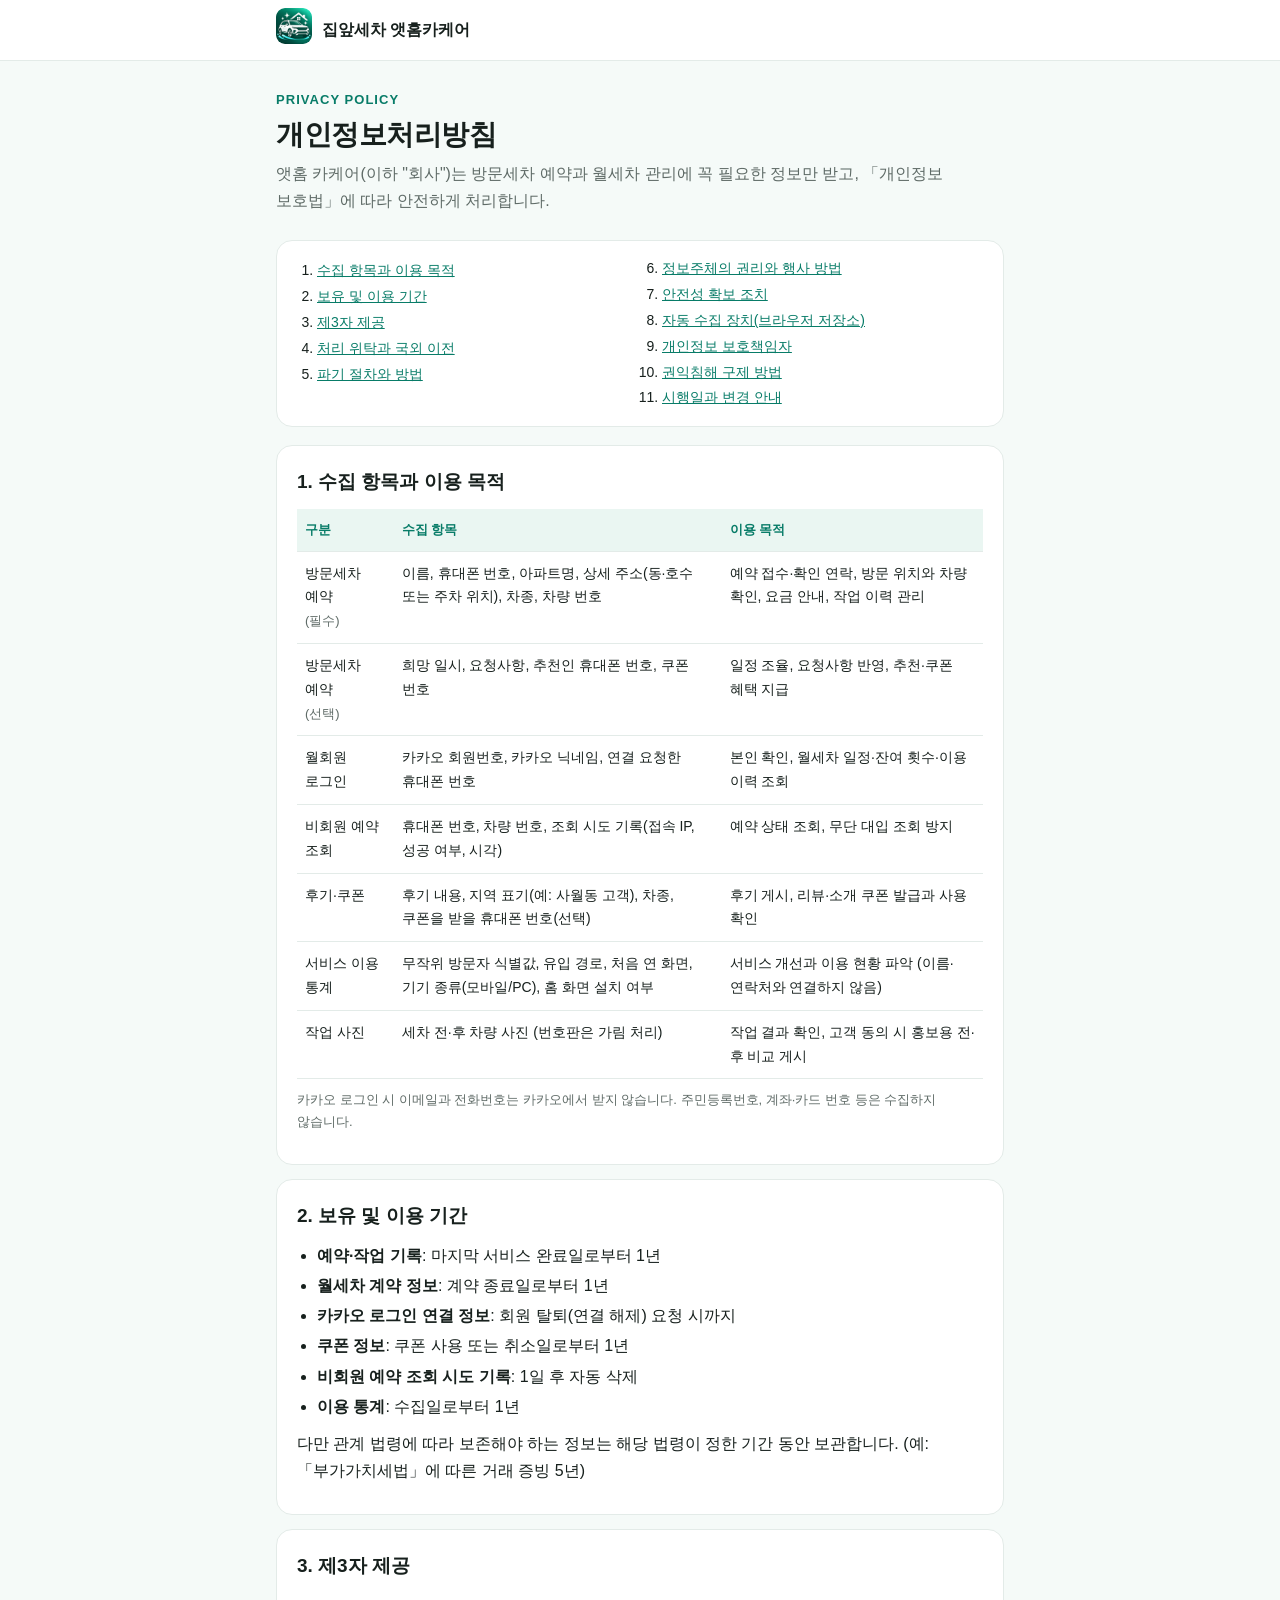
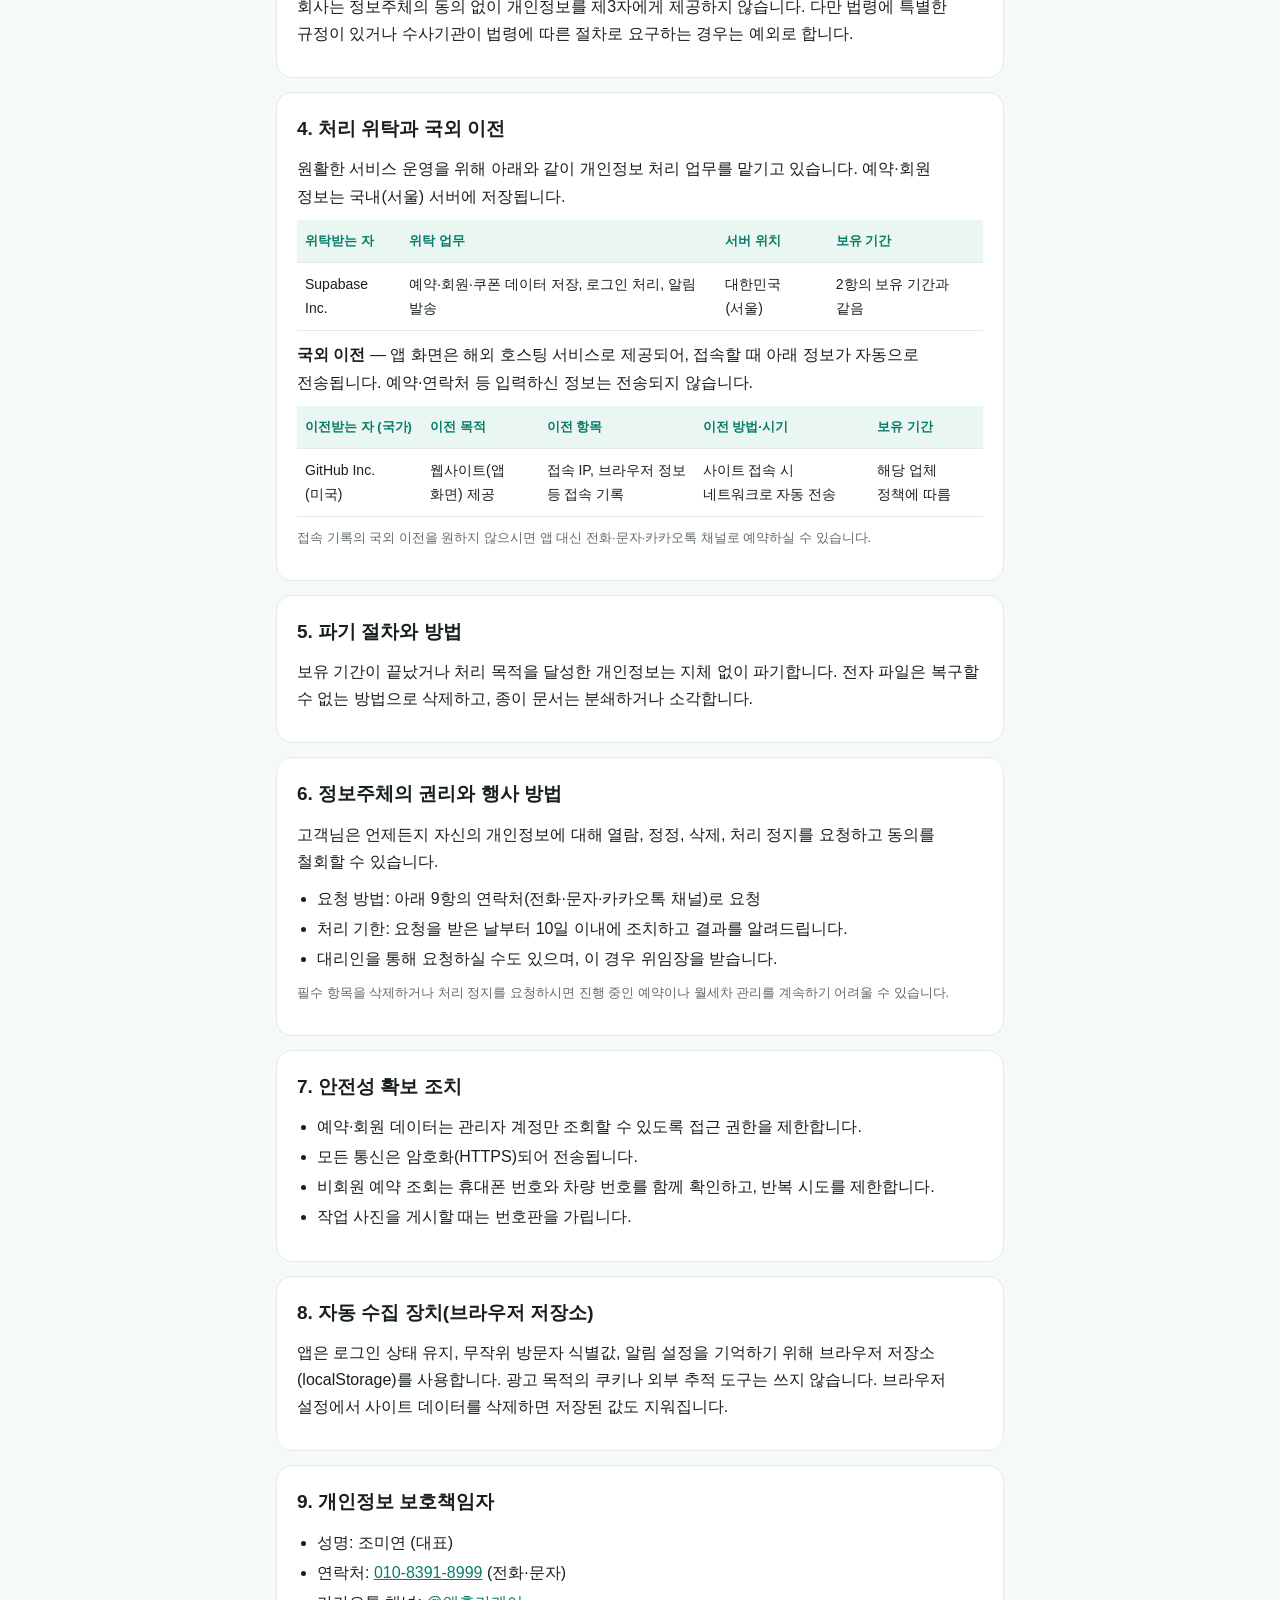
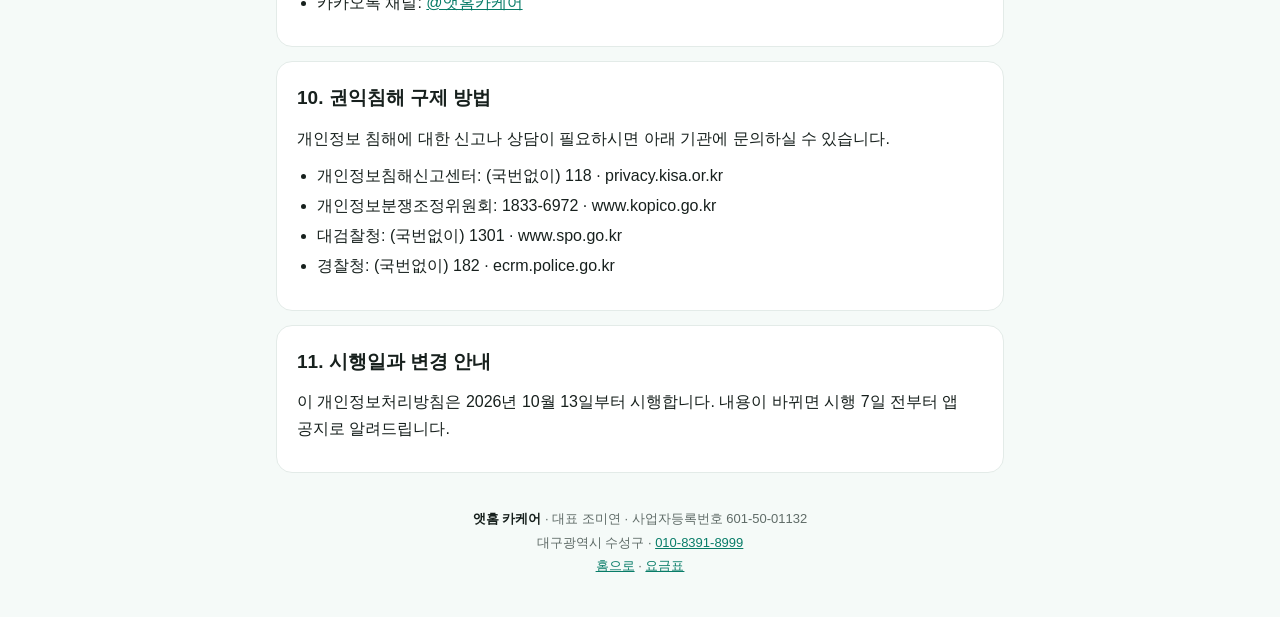
<file: privacy.html>
<!doctype html>
<html lang="ko">
<head>
<meta charset="utf-8" />
<meta name="viewport" content="width=device-width, initial-scale=1" />
<title>개인정보처리방침 | 집앞세차 앳홈카케어</title>
<meta name="description" content="집앞세차 앳홈카케어 개인정보처리방침. 수집 항목, 이용 목적, 보유 기간, 위탁, 정보주체의 권리와 보호책임자 안내." />
<link rel="canonical" href="https://athomecarcare.kr/privacy.html" />
<meta name="theme-color" content="#087C68" />
<link rel="icon" href="icons/icon-192.png" />
<style>
:root{--g:#087C68;--ink:#17201d;--mut:#5f6b67;--line:#e3ebe8;--bg:#f5faf8;--card:#fff}
*{box-sizing:border-box}
body{margin:0;font-family:-apple-system,"Apple SD Gothic Neo","Noto Sans KR","Malgun Gothic",sans-serif;color:var(--ink);background:var(--bg);line-height:1.7;word-break:keep-all}
a{color:var(--g)}
.wrap{max-width:760px;margin:0 auto;padding:0 16px}
header{background:#fff;border-bottom:1px solid var(--line)}
header .wrap{display:flex;align-items:center;gap:10px;height:60px}
header img{width:36px;height:36px;border-radius:9px}
header a{text-decoration:none;color:var(--ink);font-weight:800}
.hero{padding:28px 0 8px}
.kick{color:var(--g);font-weight:900;font-size:13px;letter-spacing:.08em;margin:0}
h1{font-size:28px;line-height:1.25;margin:6px 0 8px;letter-spacing:-.5px}
.lead{color:var(--mut);margin:0}
nav.toc{background:var(--card);border:1px solid var(--line);border-radius:16px;padding:16px 20px;margin:18px 0}
nav.toc ol{margin:0;padding-left:20px;columns:2;column-gap:24px;font-size:14px}
nav.toc li{break-inside:avoid;margin:2px 0}
section{background:var(--card);border:1px solid var(--line);border-radius:16px;padding:20px;margin:14px 0;scroll-margin-top:12px}
h2{font-size:19px;margin:0 0 10px}
p{margin:0 0 10px}
ul{margin:0 0 10px;padding-left:20px}
li{margin:3px 0}
.tbl{overflow-x:auto;margin:4px 0 10px}
table{width:100%;border-collapse:collapse;font-size:14px}
.wide table{min-width:560px}
th,td{padding:10px 8px;border-bottom:1px solid var(--line);text-align:left;vertical-align:top}
thead th{background:#eaf6f2;color:var(--g);font-size:13px;white-space:nowrap}
.note{font-size:13px;color:var(--mut)}
.biz{font-size:13px;color:var(--mut);text-align:center;padding:20px 0 40px;line-height:1.8}
.biz b{color:var(--ink)}
@media(max-width:560px){h1{font-size:24px}th,td{padding:9px 6px;font-size:13px}nav.toc ol{columns:1}section{padding:16px}}
@media print{header,nav.toc{display:none}section{border:0;padding:0}body{background:#fff}}
</style>
</head>
<body>
<header><div class="wrap"><a href="./"><img src="icons/icon-192.png" alt="앳홈카케어 로고"></a><a href="./">집앞세차 앳홈카케어</a></div></header>

<main class="wrap">
  <div class="hero">
    <p class="kick">PRIVACY POLICY</p>
    <h1>개인정보처리방침</h1>
    <p class="lead">앳홈 카케어(이하 "회사")는 방문세차 예약과 월세차 관리에 꼭 필요한 정보만 받고, 「개인정보 보호법」에 따라 안전하게 처리합니다.</p>
  </div>

  <nav class="toc" aria-label="목차">
    <ol>
      <li><a href="#p1">수집 항목과 이용 목적</a></li>
      <li><a href="#p2">보유 및 이용 기간</a></li>
      <li><a href="#p3">제3자 제공</a></li>
      <li><a href="#p4">처리 위탁과 국외 이전</a></li>
      <li><a href="#p5">파기 절차와 방법</a></li>
      <li><a href="#p6">정보주체의 권리와 행사 방법</a></li>
      <li><a href="#p7">안전성 확보 조치</a></li>
      <li><a href="#p8">자동 수집 장치(브라우저 저장소)</a></li>
      <li><a href="#p9">개인정보 보호책임자</a></li>
      <li><a href="#p10">권익침해 구제 방법</a></li>
      <li><a href="#p11">시행일과 변경 안내</a></li>
    </ol>
  </nav>

  <section id="p1">
    <h2>1. 수집 항목과 이용 목적</h2>
    <div class="tbl"><table>
      <thead><tr><th>구분</th><th>수집 항목</th><th>이용 목적</th></tr></thead>
      <tbody>
        <tr><td>방문세차 예약<br><span class="note">(필수)</span></td><td>이름, 휴대폰 번호, 아파트명, 상세 주소(동·호수 또는 주차 위치), 차종, 차량 번호</td><td>예약 접수·확인 연락, 방문 위치와 차량 확인, 요금 안내, 작업 이력 관리</td></tr>
        <tr><td>방문세차 예약<br><span class="note">(선택)</span></td><td>희망 일시, 요청사항, 추천인 휴대폰 번호, 쿠폰 번호</td><td>일정 조율, 요청사항 반영, 추천·쿠폰 혜택 지급</td></tr>
        <tr><td>월회원 로그인</td><td>카카오 회원번호, 카카오 닉네임, 연결 요청한 휴대폰 번호</td><td>본인 확인, 월세차 일정·잔여 횟수·이용 이력 조회</td></tr>
        <tr><td>비회원 예약 조회</td><td>휴대폰 번호, 차량 번호, 조회 시도 기록(접속 IP, 성공 여부, 시각)</td><td>예약 상태 조회, 무단 대입 조회 방지</td></tr>
        <tr><td>후기·쿠폰</td><td>후기 내용, 지역 표기(예: 사월동 고객), 차종, 쿠폰을 받을 휴대폰 번호(선택)</td><td>후기 게시, 리뷰·소개 쿠폰 발급과 사용 확인</td></tr>
        <tr><td>서비스 이용 통계</td><td>무작위 방문자 식별값, 유입 경로, 처음 연 화면, 기기 종류(모바일/PC), 홈 화면 설치 여부</td><td>서비스 개선과 이용 현황 파악 (이름·연락처와 연결하지 않음)</td></tr>
        <tr><td>작업 사진</td><td>세차 전·후 차량 사진 (번호판은 가림 처리)</td><td>작업 결과 확인, 고객 동의 시 홍보용 전·후 비교 게시</td></tr>
      </tbody>
    </table></div>
    <p class="note">카카오 로그인 시 이메일과 전화번호는 카카오에서 받지 않습니다. 주민등록번호, 계좌·카드 번호 등은 수집하지 않습니다.</p>
  </section>

  <section id="p2">
    <h2>2. 보유 및 이용 기간</h2>
    <ul>
      <li><b>예약·작업 기록</b>: 마지막 서비스 완료일로부터 1년</li>
      <li><b>월세차 계약 정보</b>: 계약 종료일로부터 1년</li>
      <li><b>카카오 로그인 연결 정보</b>: 회원 탈퇴(연결 해제) 요청 시까지</li>
      <li><b>쿠폰 정보</b>: 쿠폰 사용 또는 취소일로부터 1년</li>
      <li><b>비회원 예약 조회 시도 기록</b>: 1일 후 자동 삭제</li>
      <li><b>이용 통계</b>: 수집일로부터 1년</li>
    </ul>
    <p>다만 관계 법령에 따라 보존해야 하는 정보는 해당 법령이 정한 기간 동안 보관합니다. (예: 「부가가치세법」에 따른 거래 증빙 5년)</p>
  </section>

  <section id="p3">
    <h2>3. 제3자 제공</h2>
    <p>회사는 정보주체의 동의 없이 개인정보를 제3자에게 제공하지 않습니다. 다만 법령에 특별한 규정이 있거나 수사기관이 법령에 따른 절차로 요구하는 경우는 예외로 합니다.</p>
  </section>

  <section id="p4">
    <h2>4. 처리 위탁과 국외 이전</h2>
    <p>원활한 서비스 운영을 위해 아래와 같이 개인정보 처리 업무를 맡기고 있습니다. 예약·회원 정보는 국내(서울) 서버에 저장됩니다.</p>
    <div class="tbl wide"><table>
      <thead><tr><th>위탁받는 자</th><th>위탁 업무</th><th>서버 위치</th><th>보유 기간</th></tr></thead>
      <tbody>
        <tr><td>Supabase Inc.</td><td>예약·회원·쿠폰 데이터 저장, 로그인 처리, 알림 발송</td><td>대한민국 (서울)</td><td>2항의 보유 기간과 같음</td></tr>
      </tbody>
    </table></div>
    <p><b>국외 이전</b> — 앱 화면은 해외 호스팅 서비스로 제공되어, 접속할 때 아래 정보가 자동으로 전송됩니다. 예약·연락처 등 입력하신 정보는 전송되지 않습니다.</p>
    <div class="tbl wide"><table>
      <thead><tr><th>이전받는 자 (국가)</th><th>이전 목적</th><th>이전 항목</th><th>이전 방법·시기</th><th>보유 기간</th></tr></thead>
      <tbody>
        <tr><td>GitHub Inc. (미국)</td><td>웹사이트(앱 화면) 제공</td><td>접속 IP, 브라우저 정보 등 접속 기록</td><td>사이트 접속 시 네트워크로 자동 전송</td><td>해당 업체 정책에 따름</td></tr>
      </tbody>
    </table></div>
    <p class="note">접속 기록의 국외 이전을 원하지 않으시면 앱 대신 전화·문자·카카오톡 채널로 예약하실 수 있습니다.</p>
  </section>

  <section id="p5">
    <h2>5. 파기 절차와 방법</h2>
    <p>보유 기간이 끝났거나 처리 목적을 달성한 개인정보는 지체 없이 파기합니다. 전자 파일은 복구할 수 없는 방법으로 삭제하고, 종이 문서는 분쇄하거나 소각합니다.</p>
  </section>

  <section id="p6">
    <h2>6. 정보주체의 권리와 행사 방법</h2>
    <p>고객님은 언제든지 자신의 개인정보에 대해 열람, 정정, 삭제, 처리 정지를 요청하고 동의를 철회할 수 있습니다.</p>
    <ul>
      <li>요청 방법: 아래 9항의 연락처(전화·문자·카카오톡 채널)로 요청</li>
      <li>처리 기한: 요청을 받은 날부터 10일 이내에 조치하고 결과를 알려드립니다.</li>
      <li>대리인을 통해 요청하실 수도 있으며, 이 경우 위임장을 받습니다.</li>
    </ul>
    <p class="note">필수 항목을 삭제하거나 처리 정지를 요청하시면 진행 중인 예약이나 월세차 관리를 계속하기 어려울 수 있습니다.</p>
  </section>

  <section id="p7">
    <h2>7. 안전성 확보 조치</h2>
    <ul>
      <li>예약·회원 데이터는 관리자 계정만 조회할 수 있도록 접근 권한을 제한합니다.</li>
      <li>모든 통신은 암호화(HTTPS)되어 전송됩니다.</li>
      <li>비회원 예약 조회는 휴대폰 번호와 차량 번호를 함께 확인하고, 반복 시도를 제한합니다.</li>
      <li>작업 사진을 게시할 때는 번호판을 가립니다.</li>
    </ul>
  </section>

  <section id="p8">
    <h2>8. 자동 수집 장치(브라우저 저장소)</h2>
    <p>앱은 로그인 상태 유지, 무작위 방문자 식별값, 알림 설정을 기억하기 위해 브라우저 저장소(localStorage)를 사용합니다. 광고 목적의 쿠키나 외부 추적 도구는 쓰지 않습니다. 브라우저 설정에서 사이트 데이터를 삭제하면 저장된 값도 지워집니다.</p>
  </section>

  <section id="p9">
    <h2>9. 개인정보 보호책임자</h2>
    <ul>
      <li>성명: 조미연 (대표)</li>
      <li>연락처: <a href="tel:01083918999">010-8391-8999</a> (전화·문자)</li>
      <li>카카오톡 채널: <a href="https://pf.kakao.com/_xbwxaaX" target="_blank" rel="noopener">@앳홈카케어</a></li>
    </ul>
  </section>

  <section id="p10">
    <h2>10. 권익침해 구제 방법</h2>
    <p>개인정보 침해에 대한 신고나 상담이 필요하시면 아래 기관에 문의하실 수 있습니다.</p>
    <ul>
      <li>개인정보침해신고센터: (국번없이) 118 · privacy.kisa.or.kr</li>
      <li>개인정보분쟁조정위원회: 1833-6972 · www.kopico.go.kr</li>
      <li>대검찰청: (국번없이) 1301 · www.spo.go.kr</li>
      <li>경찰청: (국번없이) 182 · ecrm.police.go.kr</li>
    </ul>
  </section>

  <section id="p11">
    <h2>11. 시행일과 변경 안내</h2>
    <p>이 개인정보처리방침은 2026년 10월 13일부터 시행합니다. 내용이 바뀌면 시행 7일 전부터 앱 공지로 알려드립니다.</p>
  </section>

  <footer class="biz">
    <b>앳홈 카케어</b> · 대표 조미연 · 사업자등록번호 601-50-01132<br>
    대구광역시 수성구 · <a href="tel:01083918999">010-8391-8999</a><br>
    <a href="./">홈으로</a> · <a href="price.html">요금표</a>
  </footer>
</main>
</body>
</html>
</file>
<file: core.css>
/* 앳홈카케어 기본 화면 스타일 — 순서가 곧 우선순위이니 아래로 갈수록 나중에 적용됩니다.
   원래 파일: styles.css → home-polish.css → vip-refresh.css → service-luxury.css */

/* ===== styles.css ===== */
:root{
  --green:#087c68; --green-2:#0aa487; --green-3:#dff8f1; --cream:#fff7df; --ink:#10283a;
  --muted:#647789; --line:#dfe9e7; --surface:#fff; --bg:#f6faf9; --danger:#c94141;
  --shadow:0 12px 36px rgba(18,64,58,.10); --radius:22px;
  font-family:-apple-system,BlinkMacSystemFont,"Noto Sans KR","Malgun Gothic","Apple SD Gothic Neo",Arial,sans-serif;
}
*{box-sizing:border-box} html{scroll-behavior:smooth} body{margin:0;background:var(--bg);color:var(--ink)}
button,input,select,textarea{font:inherit} button{cursor:pointer} a{color:inherit}.hidden{display:none!important}
.app-shell{min-height:100vh;max-width:1100px;margin:auto;background:#fff;box-shadow:0 0 70px rgba(14,46,42,.06)}
.topbar{height:72px;display:flex;align-items:center;justify-content:space-between;padding:10px 22px;border-bottom:1px solid var(--line);position:sticky;top:0;background:rgba(255,255,255,.96);backdrop-filter:blur(14px);z-index:50}
.brand{border:0;background:none;display:flex;align-items:center;gap:10px;text-align:left;padding:0}.brand img{width:48px;height:48px;border-radius:14px}.brand span{display:flex;flex-direction:column}.brand strong{font-size:16px;letter-spacing:-.5px}.brand small{font-size:11px;color:var(--muted);letter-spacing:.7px}.top-actions{display:flex;gap:8px;align-items:center}
.ghost-btn,.icon-btn,.secondary-btn,.danger-btn{border:1px solid var(--line);background:#fff;border-radius:14px;padding:11px 14px;color:var(--ink);font-weight:800}.icon-btn{width:44px;height:44px;padding:0}.danger-btn{color:var(--danger);border-color:#f1bcbc}
main{padding-bottom:92px}.page{display:none}.page.active{display:block}.hero{position:relative;min-height:520px;overflow:hidden}.hero-image{position:absolute;inset:0;width:100%;height:100%;object-fit:cover}.hero-overlay{position:absolute;inset:0;background:linear-gradient(90deg,rgba(246,255,252,.98) 0%,rgba(246,255,252,.88) 45%,rgba(246,255,252,.15) 75%,rgba(0,0,0,.04) 100%)}
.hero-content{position:relative;z-index:2;padding:62px 54px 45px;max-width:650px}.eyebrow,.section-kicker,.page-title>span{color:var(--green);font-weight:900;letter-spacing:.08em;font-size:13px}.hero h1{font-size:48px;line-height:1.08;letter-spacing:-2px;margin:14px 0 16px}.hero h1 em{font-style:normal;color:var(--green)}.hero p{font-size:18px;font-weight:700}.location-pill{display:inline-flex;background:var(--green);color:#fff;border-radius:999px;padding:12px 18px;font-weight:800;margin:10px 0 18px}.hero-buttons{display:flex;gap:10px;flex-wrap:wrap}.primary-btn{border:0;border-radius:14px;background:linear-gradient(135deg,var(--green),var(--green-2));color:#fff;padding:14px 18px;font-weight:900;box-shadow:0 8px 20px rgba(8,124,104,.18)}.secondary-btn{border-color:#8bcbbd;color:var(--green);background:#fff}
.benefits-strip{display:grid;grid-template-columns:repeat(4,1fr);gap:1px;background:var(--line);margin:0 28px 28px;border-radius:18px;overflow:hidden;box-shadow:var(--shadow);position:relative;margin-top:-26px;z-index:3}.benefits-strip>div{background:#fff;padding:18px 12px;display:grid;grid-template-columns:36px 1fr;grid-template-rows:auto auto;align-items:center}.benefits-strip span{grid-row:1/3;font-size:28px}.benefits-strip b{font-size:14px}.benefits-strip small{color:var(--muted);font-size:11px}
.content-section{padding:34px 32px}.soft-bg{background:linear-gradient(#f4fbf9,#fff)}.section-head{display:flex;align-items:end;justify-content:space-between;gap:20px;margin-bottom:18px}.section-head h2{font-size:30px;margin:4px 0 0;letter-spacing:-1px}.text-link{border:0;background:none;color:var(--green);font-weight:900}
.service-grid{display:grid;grid-template-columns:repeat(4,1fr);gap:14px}.service-card{border-radius:20px;padding:20px;min-height:240px;border:1px solid rgba(0,0,0,.03)}.mint{background:linear-gradient(145deg,#e0faf3,#f8fffd)}.cream{background:linear-gradient(145deg,#fff5ce,#fffdf4)}.service-icon{font-size:34px}.service-card h3{margin:10px 0 2px;font-size:22px}.service-card p{color:var(--muted);margin:0 0 14px;font-size:13px}.service-card ul{margin:0;padding-left:20px;line-height:1.8;font-size:13px}
.comparison-grid{display:grid;grid-template-columns:repeat(3,1fr);gap:16px}.comparison-card{background:#fff;border:1px solid var(--line);border-radius:18px;padding:12px;box-shadow:0 6px 22px rgba(13,60,53,.06)}.comparison-card h3{margin:3px 3px 10px}.compare{position:relative;aspect-ratio:4/3;border-radius:14px;overflow:hidden;background:#e8efed}.compare img{position:absolute;inset:0;width:100%;height:100%;object-fit:cover}.compare .after{clip-path:inset(0 0 0 50%)}.compare .divider{position:absolute;top:0;bottom:0;left:50%;width:2px;background:#fff;box-shadow:0 0 0 1px rgba(0,0,0,.1)}.compare .divider:after{content:'↔';position:absolute;top:50%;left:50%;transform:translate(-50%,-50%);width:34px;height:34px;border-radius:50%;display:grid;place-items:center;background:#fff;color:var(--green);font-weight:900;box-shadow:0 4px 18px rgba(0,0,0,.2)}.compare input{position:absolute;inset:0;width:100%;height:100%;opacity:0;cursor:ew-resize}.compare-label{position:absolute;bottom:8px;padding:5px 9px;background:rgba(16,40,58,.82);color:#fff;border-radius:9px;font-size:11px;font-weight:900}.compare-label.before{left:8px}.compare-label.after-label{right:8px;background:rgba(8,124,104,.88)}.comparison-card p{margin:10px 3px 0;color:var(--muted);font-size:13px}
.review-grid{display:grid;grid-template-columns:repeat(4,1fr);gap:14px}.review-grid.big{grid-template-columns:repeat(2,1fr);padding:0 32px 28px}.review-card{background:#fff;border:1px solid var(--line);border-radius:18px;padding:18px;box-shadow:0 6px 18px rgba(0,0,0,.04)}.stars{color:#f5ad14;letter-spacing:2px}.review-card blockquote{margin:10px 0 14px;line-height:1.65;font-size:14px}.review-card footer{color:var(--muted);font-size:12px}
.tip-grid{display:grid;grid-template-columns:repeat(4,1fr);gap:14px}.tip-grid.big{grid-template-columns:repeat(3,1fr);padding:0 32px 28px}.tip-card{border:1px solid var(--line);border-radius:18px;overflow:hidden;background:#fff;box-shadow:0 6px 20px rgba(0,0,0,.04)}.tip-cover{height:126px;display:grid;place-items:center;font-size:54px;background:linear-gradient(135deg,#d8f4ed,#fff5c8)}.tip-body{padding:16px}.tip-tag{display:inline-flex;padding:5px 9px;border-radius:999px;background:var(--green-3);color:var(--green);font-size:11px;font-weight:900}.tip-card h3{margin:10px 0 7px}.tip-card p{color:var(--muted);font-size:13px;line-height:1.6}.tip-card button{border:0;background:none;color:var(--green);font-weight:900;padding:0}
.quick-book-card{margin:20px 32px 36px;border-radius:22px;background:linear-gradient(135deg,#e9faf6,#fff);border:1px solid #cfe9e3;padding:24px;display:flex;align-items:center;justify-content:space-between;gap:20px}.quick-book-card h2{margin:0 0 5px}.quick-book-card p{margin:0;color:var(--muted);white-space:nowrap;font-size:clamp(11px,1.5vw,15px)}.quick-book-card>div{flex:1 1 auto;min-width:0}.quick-book-card .primary-btn,.quick-book-card>a,.quick-book-card>button{flex:0 0 auto}.bubble{font-size:30px;float:left;margin-right:14px}
.page-title{padding:38px 32px 22px;background:linear-gradient(180deg,#effbf8,#fff)}.page-title h1,.page-title h2{font-size:36px;margin:7px 0 8px;letter-spacing:-1.3px}.page-title p{color:var(--muted);margin:0}.pricing-card,.panel{margin:0 32px 22px;background:#fff;border:1px solid var(--line);border-radius:var(--radius);box-shadow:var(--shadow);overflow:hidden}.pricing-card table{width:100%;border-collapse:collapse}.pricing-card th{background:var(--green);color:#fff;padding:16px}.pricing-card td{padding:15px 16px;border-bottom:1px solid var(--line);font-weight:700}.pricing-card td:nth-child(n+2){text-align:right}.pricing-card tr:last-child td{border:0}.two-col{display:grid;grid-template-columns:1fr 1fr;gap:18px;padding:0 32px}.two-col .panel{margin:0}.panel{padding:22px}.panel h2{margin-top:0}.option-list>div{display:flex;justify-content:space-between;padding:11px 0;border-bottom:1px solid var(--line)}.option-list>div:last-child{border:0}.option-list b{color:var(--green)}.promo{background:linear-gradient(145deg,#fff8dc,#fff)}.check-list{padding-left:20px;line-height:2}.check-list b{color:#df4b35}.sticky-cta{display:block;margin:22px auto 34px;min-width:320px}
.gallery-list{padding:0 32px 30px;display:grid;grid-template-columns:repeat(2,1fr);gap:18px}.gallery-list .comparison-card{padding:16px}.form-panel{overflow:visible}.form-grid{display:grid;grid-template-columns:1fr 1fr;gap:14px}.form-grid label{display:flex;flex-direction:column;gap:7px;font-weight:800;font-size:13px}.form-grid input,.form-grid select,.form-grid textarea{width:100%;border:1px solid #cfdcda;border-radius:13px;padding:13px 14px;background:#fff;color:var(--ink);outline:none}.form-grid input:focus,.form-grid select:focus,.form-grid textarea:focus{border-color:var(--green);box-shadow:0 0 0 3px rgba(8,124,104,.10)}.span-2{grid-column:1/-1}.booking-result{margin-top:18px;border-radius:16px;background:#effaf7;padding:18px;border:1px solid #bee1d8}.booking-result pre{white-space:pre-wrap;font-family:inherit;margin:0 0 12px}.booking-result .actions{display:flex;gap:10px;flex-wrap:wrap}
.chips{display:flex;gap:8px;overflow:auto;padding:0 32px 20px}.chip{white-space:nowrap;border:1px solid var(--line);background:#fff;border-radius:999px;padding:9px 13px;font-weight:800}.chip.active{background:var(--green);color:#fff;border-color:var(--green)}.admin-warning{margin:0 32px 22px;padding:16px;border-radius:15px;background:#fff7df;border:1px solid #f1d98b;color:#745900}.admin-buttons{display:flex;gap:10px;flex-wrap:wrap}.file-label{cursor:pointer}.file-label input{display:none}.inquiry-list{margin-top:20px;display:grid;gap:10px}.inquiry-item{border:1px solid var(--line);border-radius:14px;padding:12px 14px;background:#fbfdfd}.inquiry-item b{display:block}.inquiry-item small{color:var(--muted)}
.bottom-nav{position:fixed;z-index:60;left:50%;bottom:0;transform:translateX(-50%);width:min(1100px,100%);height:72px;padding-bottom:env(safe-area-inset-bottom);display:grid;grid-template-columns:repeat(5,1fr);background:rgba(255,255,255,.97);backdrop-filter:blur(18px);border-top:1px solid var(--line)}.bottom-nav button{border:0;background:none;display:flex;flex-direction:column;align-items:center;justify-content:center;color:#72837f;gap:2px}.bottom-nav button span{font-size:23px;font-weight:900}.bottom-nav button small{font-size:10px}.bottom-nav button.active{color:var(--green)}.toast{position:fixed;z-index:100;left:50%;bottom:88px;transform:translate(-50%,20px);background:#152c2a;color:#fff;border-radius:12px;padding:12px 16px;opacity:0;pointer-events:none;transition:.2s;max-width:90%;text-align:center}.toast.show{opacity:1;transform:translate(-50%,0)}
@media(max-width:760px){.app-shell{box-shadow:none}.topbar{height:64px;padding:8px 14px}.brand img{width:42px;height:42px}.brand strong{font-size:14px}.brand small{font-size:9px}.hero{min-height:610px}.hero-image{object-position:64% center}.hero-overlay{background:linear-gradient(180deg,rgba(245,255,252,.92) 0%,rgba(245,255,252,.90) 55%,rgba(245,255,252,.35) 76%,rgba(0,0,0,.12) 100%)}.hero-content{padding:44px 22px;max-width:none}.hero h1{font-size:38px;max-width:500px}.hero p{font-size:15px;max-width:420px}.location-pill{font-size:12px}.benefits-strip{grid-template-columns:1fr 1fr;margin:0 14px 18px;margin-top:-18px}.content-section{padding:28px 16px}.section-head h2{font-size:25px}.service-grid{grid-template-columns:1fr 1fr}.service-card{min-height:220px;padding:16px}.comparison-grid{grid-template-columns:1fr;gap:14px}.review-grid{grid-template-columns:1fr 1fr}.tip-grid{grid-template-columns:1fr 1fr}.quick-book-card{margin:12px 16px 26px;align-items:flex-start;flex-direction:column}.quick-book-card p{white-space:normal;font-size:14px}.page-title{padding:30px 16px 20px}.page-title h1,.page-title h2{font-size:30px}.pricing-card,.panel{margin-left:16px;margin-right:16px}.pricing-card{overflow:auto}.pricing-card table{min-width:610px}.two-col{padding:0 16px;grid-template-columns:1fr}.sticky-cta{width:calc(100% - 32px);min-width:0}.gallery-list{padding:0 16px 28px;grid-template-columns:1fr}.review-grid.big,.tip-grid.big{grid-template-columns:1fr;padding:0 16px 24px}.form-grid{grid-template-columns:1fr}.span-2{grid-column:1}.chips{padding-left:16px;padding-right:16px}.admin-warning{margin-left:16px;margin-right:16px}}
@media(max-width:430px){.hero h1{font-size:33px}.service-grid,.review-grid,.tip-grid{grid-template-columns:1fr}.benefits-strip>div{grid-template-columns:34px 1fr;padding:14px 10px}.benefits-strip span{font-size:24px}.service-card{min-height:auto}.hero-buttons .primary-btn,.hero-buttons .secondary-btn{width:100%}}

/* GitHub/PWA contact & publishing helpers */
.button-link{text-decoration:none;display:inline-flex;align-items:center;justify-content:center}
.call-btn{text-decoration:none;white-space:nowrap;color:var(--green);border-color:#9bd1c6}
.inline-call{font-weight:900;color:var(--green);text-decoration:none;white-space:nowrap}
.floating-call{position:fixed;z-index:70;right:max(18px,calc((100vw - 1100px)/2 + 18px));bottom:84px;display:flex;align-items:center;gap:7px;text-decoration:none;background:#10283a;color:#fff;padding:12px 16px;border-radius:999px;font-weight:900;box-shadow:0 10px 28px rgba(16,40,58,.22)}
.empty-state{color:var(--muted);padding:24px;text-align:center;border:1px dashed var(--line);border-radius:16px;background:#fbfdfd}
.admin-warning code{background:rgba(255,255,255,.7);border-radius:6px;padding:2px 6px;font-family:ui-monospace,SFMono-Regular,Menlo,monospace}
@media(max-width:760px){.call-btn{width:44px;height:44px;padding:0;display:grid;place-items:center}.call-btn span{display:none}.floating-call{right:14px;bottom:82px;padding:11px 13px}.floating-call span{display:none}}

.partner-card{background:linear-gradient(135deg,#fff7e3,#fff);border-color:#f0dcae}
.partner-card .primary-btn{background:#b7791f}

/* ===== home-polish.css ===== */
/* ATHOME CARCARE - TEXT ONLY HERO 20260916 */
#home .hero{
  display:block !important;
  position:relative !important;
  width:100% !important;
  height:auto !important;
  min-height:0 !important;
  overflow:hidden !important;
  background:linear-gradient(135deg,#fbfffe 0%,#eef9f6 100%) !important;
  border-bottom:1px solid #e2efeb !important;
}
#home .hero > .hero-image,
#home .hero > .hero-overlay{
  display:none !important;
}
#home .hero::after{display:none !important;content:none !important;}
#home .hero-content{
  position:relative !important;
  inset:auto !important;
  z-index:2 !important;
  display:flex !important;
  flex-direction:column !important;
  justify-content:center !important;
  align-items:flex-start !important;
  width:100% !important;
  max-width:900px !important;
  min-width:0 !important;
  min-height:390px !important;
  margin:0 auto !important;
  padding:48px 46px 44px !important;
  background:transparent !important;
}
#home .hero .eyebrow{margin:0 0 12px !important;font-size:14px !important;}
#home .hero h1{
  margin:0 0 18px !important;
  max-width:690px !important;
  font-size:46px !important;
  line-height:1.1 !important;
  letter-spacing:-2px !important;
  word-break:keep-all !important;
}
#home .hero p{
  margin:0 0 15px !important;
  max-width:680px !important;
  font-size:16px !important;
  line-height:1.6 !important;
  word-break:keep-all !important;
}
#home .location-pill{
  display:inline-flex !important;
  align-items:center !important;
  width:auto !important;
  max-width:100% !important;
  margin:0 0 18px !important;
  padding:10px 15px !important;
  border-radius:999px !important;
  font-size:13px !important;
  line-height:1.45 !important;
  white-space:normal !important;
  word-break:keep-all !important;
}
#home .hero-buttons{
  display:flex !important;
  flex-wrap:wrap !important;
  gap:9px !important;
  width:100% !important;
  margin:0 !important;
}
#home .hero-buttons .primary-btn,
#home .hero-buttons .secondary-btn{
  position:relative !important;
  inset:auto !important;
  display:inline-flex !important;
  align-items:center !important;
  justify-content:center !important;
  min-height:46px !important;
  margin:0 !important;
  padding:11px 14px !important;
  white-space:nowrap !important;
}
#home .benefits-strip{
  position:relative !important;
  inset:auto !important;
  z-index:1 !important;
  display:grid !important;
  grid-template-columns:repeat(4,minmax(0,1fr)) !important;
  margin:18px 28px 30px !important;
  transform:none !important;
}

@media(max-width:760px){
  #home .hero-content{
    width:100% !important;
    max-width:none !important;
    min-height:0 !important;
    padding:30px 18px 26px !important;
  }
  #home .hero h1{
    font-size:34px !important;
    line-height:1.13 !important;
    letter-spacing:-1.5px !important;
    max-width:none !important;
  }
  #home .hero p{font-size:14px !important;max-width:none !important;}
  #home .location-pill{
    display:flex !important;
    justify-content:center !important;
    width:100% !important;
    text-align:center !important;
    border-radius:18px !important;
    font-size:12px !important;
  }
  #home .hero-buttons{
    display:grid !important;
    grid-template-columns:1fr 1fr !important;
    gap:9px !important;
  }
  #home .hero-buttons > :last-child{grid-column:1 / -1 !important;}
  #home .hero-buttons .primary-btn,
  #home .hero-buttons .secondary-btn{
    width:100% !important;
    min-width:0 !important;
    font-size:13px !important;
  }
  #home .benefits-strip{
    grid-template-columns:1fr 1fr !important;
    margin:16px 14px 22px !important;
  }
}

@media(max-width:430px){
  #home .hero-content{padding:26px 16px 22px !important;}
  #home .hero h1{font-size:30px !important;line-height:1.14 !important;}
  #home .benefits-strip{margin:14px 12px 20px !important;}
}

/* ===== vip-refresh.css ===== */
/* ATHOME CARCARE — VIP membership-first homepage, 2026-10-10
   Layered on top of existing styles: all booking/database logic stays unchanged. */
:root {
  --vip-champagne: #B7965A;
  --vip-gold-ink: #82632F;
  --vip-ivory: #F7F4ED;
  --vip-deep: #20312D;
  --vip-line: #E5EAE5;
}
#home .hero { background: linear-gradient(128deg,#F7FBF9 5%,#EAF4F0 100%) !important; }
#home .hero-content {
  width:100% !important; max-width:1100px !important;
  min-height:0 !important; padding:38px 38px 36px !important;
  margin:auto !important; display:block !important;
}
.vip-hero-layout {display:grid; grid-template-columns:minmax(0,1.12fr) minmax(0,.88fr); gap:36px; align-items:center;}
.vip-hero-copy {min-width:0;}
#home .vip-hero-copy .eyebrow {display:block; color:#85704F; font-size:12px !important; letter-spacing:.15em; font-weight:800;}
#home .vip-hero-copy h1 {font-size:clamp(30px,4.1vw,45px) !important; line-height:1.21 !important; letter-spacing:-1.7px; margin:12px 0 16px !important; word-break:keep-all;}
#home .vip-hero-copy h1 em {color:#087C68;}
#home .vip-hero-copy p {font-size:15px !important; line-height:1.8 !important; color:#465B57; font-weight:550;}
#home .vip-hero-copy .location-pill {display:inline-flex !important; width:auto !important; background:#FFF !important; color:#206554 !important; border:1px solid #C9E0D6; border-radius:999px !important; font-size:12px !important; padding:8px 13px !important; font-weight:750;}
#home .vip-hero-copy .hero-buttons {display:flex !important;gap:10px !important;flex-wrap:wrap !important;}
#home .vip-hero-copy .hero-buttons button {flex:0 1 auto !important; min-height:48px !important; font-size:15px !important; padding:12px 19px !important; border-radius:13px !important; transition:transform .16s,box-shadow .16s;}
#home .vip-hero-copy .hero-buttons button:hover {transform:translateY(-1px);}
#home .vip-hero-copy .primary-btn {background:#087C68 !important; box-shadow:0 6px 14px rgba(8,124,104,.13) !important;}
#home .vip-hero-copy .secondary-btn {background:#fff !important; border:1px solid #9FC8BD !important;}
.vip-hero-caption {display:flex;align-items:center;gap:7px;margin-top:16px;color:#6C736D;font-size:12px;line-height:1.5;}
.vip-hero-caption .gold-dot{height:7px;width:7px;border-radius:50%;background:var(--vip-champagne);display:inline-block;flex:none;}
.vip-hero-photo {position:relative; margin:0; border-radius:23px; padding:8px; background:#fff; border:1px solid #E7E9E2; box-shadow:0 15px 38px rgba(32,49,45,.13);}
.vip-hero-photo img {width:100%;height:300px;display:block;object-fit:cover;object-position:center;border-radius:17px;}
.vip-hero-photo figcaption {padding:9px 10px 3px;color:#61716D;font-size:11px;line-height:1.5;display:flex;align-items:center;gap:7px;}
.vip-photo-tag {position:absolute;top:21px;left:21px;color:#634B21;background:#FBF5E5;border:1px solid #E8D6AC;border-radius:999px;padding:6px 11px;font-size:11px;font-weight:800;letter-spacing:.04em;}
#home .benefits-strip {margin:0 25px 26px !important; position:relative;top:auto;transform:none;}
.benefits-strip > div {gap:4px;}
.ui-line-icon {width:28px;height:28px;stroke:currentColor;stroke-width:1.7;fill:none;stroke-linecap:round;stroke-linejoin:round;flex:none;}
.benefits-strip .ui-line-icon{grid-row:1/3;width:26px;height:26px;color:#087C68;margin:0 5px;}
#home .service-icon {width:45px;height:45px;display:grid;place-items:center;border-radius:14px;background:rgba(255,255,255,.63);color:#087C68;}
#home .service-icon .ui-line-icon{width:25px;height:25px;}
#home .service-card.vip-service {background:linear-gradient(145deg,#F8F0DE,#FEFCF6);border:1px solid #E9DABC;}
#home .vip-service .service-icon{color:#997537;}
#home .service-card .vip-card-more {display:inline-block;margin-top:9px;color:#82632F;font-weight:800;font-size:12px;}
.vip-section-label{display:inline-flex;align-items:center;gap:7px;color:#906F3B;font-weight:850;font-size:12px;letter-spacing:.1em;}
.vip-section-label::before{content:'';display:block;width:18px;height:1px;background:var(--vip-champagne);}
.vip-value-row {display:grid;grid-template-columns:repeat(3,minmax(0,1fr));gap:12px;margin:15px 0 0;}
.vip-value-item {border:1px solid #E4EAE6;background:#fff;padding:16px 17px;border-radius:16px;min-width:0;}
.vip-value-item b{display:block;color:#20312D;font-size:15px;margin:0 0 6px;}
.vip-value-item small{display:block;color:#677773;font-size:12px;line-height:1.55;}
.vip-proof-section{background:linear-gradient(180deg,#F8FBF9,#FFFFFF);border-top:1px solid #EEF2EF;}
.vip-proof-heading{max-width:570px;margin:6px 0 20px;color:#536761;font-size:14px;line-height:1.7;word-break:keep-all;}
.vip-photo-pair{display:grid;grid-template-columns:1fr 1fr;gap:12px;}
.vip-photo-pair figure{margin:0;min-width:0;}
.vip-photo-pair img{display:block;width:100%;height:210px;object-fit:cover;border-radius:16px;}
.vip-photo-pair figcaption{font-size:12px;font-weight:750;margin-top:8px;color:#5D6B66;}
.vip-photo-pair .after-label {color:#087C68;}
#home .comparison-grid {margin-top:20px;}
.vip-summary-grid{display:grid;grid-template-columns:repeat(2,minmax(0,1fr));gap:14px;}
.vip-summary-card{background:#fff;border:1px solid #DDE9E3;border-radius:17px;padding:19px;min-width:0;}
.vip-summary-card.premium {border-color:#E6D4AE;background:linear-gradient(140deg,#FFFEFB,#FBF7ED);}
.vip-summary-card .tag {font-size:11px;color:#7B6951;font-weight:750;letter-spacing:.08em;}
.vip-summary-card h3{font-size:21px;margin:8px 0 7px;color:#20312D;}
.vip-summary-card p {color:#5E6F69;font-size:13px;line-height:1.65;margin:0 0 9px;}
.vip-summary-card ul {list-style:none;margin:0;padding:0;}
.vip-summary-card li {padding:6px 0;color:#2E4840;font-size:13px;line-height:1.5;}
.vip-summary-card li::before {content:'✓';color:#087C68;font-weight:900;margin-right:9px;}
.vip-summary-card.premium li::before {color:var(--vip-gold-ink);}
.vip-price-shortcuts {display:grid;grid-template-columns:repeat(3,1fr);gap:11px;}
.vip-price-shortcuts > div{padding:16px;border-radius:15px;background:#F4FAF7;border:1px solid #DCEBE4;}
.vip-price-shortcuts b {display:block;color:#20312D;margin-bottom:6px;font-size:15px;}
.vip-price-shortcuts span{color:#5E706B;font-size:12px;line-height:1.6;}
.vip-guide-toggle {margin-top:17px;border:1px solid #E2EAE6;border-radius:15px;overflow:hidden;background:#fff;}
.vip-guide-toggle summary {list-style:none;cursor:pointer;display:flex;align-items:center;justify-content:space-between;gap:12px;padding:16px 18px;color:#087C68;font-weight:800;font-size:14px;}
.vip-guide-toggle summary::-webkit-details-marker{display:none;}
.vip-guide-toggle summary::after {content:'＋';font-size:19px;color:#758982;}
.vip-guide-toggle[open] summary::after {content:'－';}
.vip-guide-toggle[open] summary {border-bottom:1px solid #E2EAE6;}
.vip-guide-toggle .process-img {max-width:520px;margin:16px auto;width:calc(100% - 24px);}
#home .review-grid:empty::after{content:'고객 후기는 준비 중입니다. 시공 전·후 사진을 먼저 확인해 주세요.';color:#677773;font-size:13px;}
.vip-trust-links{display:flex;flex-wrap:wrap;gap:8px;margin:17px 0 0;}
.vip-trust-links button{background:#fff;border:1px solid #C8E2D6;color:#087C68;border-radius:999px;padding:10px 15px;font-size:13px;font-weight:800;}
#home .partner-card {background:#F9FAF9;border-color:#E4EBE8;box-shadow:none;}
#home .partner-card .primary-btn {background:#667B73;}
.bottom-nav button .ui-line-icon {width:23px;height:23px;stroke-width:1.8;}
.bottom-nav button[data-go="vip"].active{color:var(--vip-gold-ink);}
.top-actions button[data-go="admin"]{display:none;}
#booking .booking-wizard-head{display:none;}
#booking .booking-wizard-controls{display:none;}
#booking form.booking-wizard-ready .booking-wizard-head {display:block;}
#booking form.booking-wizard-ready .booking-wizard-controls {display:flex;justify-content:space-between;gap:10px;}
#booking form.booking-wizard-ready .wizard-hidden {display:none !important;}
#booking .booking-wizard-head {border-radius:17px;background:#F1F8F4;border:1px solid #D8E8DF;padding:18px;margin-bottom:3px;}
#booking .wizard-label{font-size:12px;color:#087C68;font-weight:850;letter-spacing:.04em;}
#booking .wizard-title{margin:7px 0 10px;font-size:20px;font-weight:900;color:#20312D;}
#booking .wizard-progress{height:5px;background:#D7E7DE;border-radius:8px;overflow:hidden;}
#booking .wizard-progress i{display:block;width:50%;height:100%;background:#087C68;border-radius:8px;transition:width .15s;}
#booking .booking-wizard-controls button{flex:1;min-height:47px;font-size:14px;}
#booking .booking-wizard-controls #wizardPrev{background:#FFF;border:1px solid #CDDCD4;color:#3D5E53;box-shadow:none;}
#booking .booking-wizard-controls #wizardNext{background:#087C68;color:#FFF;border:0;}
#booking .booking-wizard-controls #wizardPrev[hidden], #booking .booking-wizard-controls #wizardNext[hidden]{display:none;}
#booking .booking-wizard-ready[data-vip-step="1"] > button[type="submit"]{display:none;}
#booking .booking-wizard-ready[data-vip-step="2"] > button[type="submit"]{display:block;}
#booking .booking-wizard-ready[data-vip-step="2"] .wizard-progress i{width:100%;}
#booking .booking-wizard-ready[data-vip-step="2"] #wizardPrev{flex:0 0 100px;}
#booking .booking-wizard-ready[data-vip-step="2"] #wizardNext{display:none;}
#booking .page-title p{max-width:600px;line-height:1.7;}
@media(max-width:760px){
  #home .hero-content{padding:24px 17px 25px !important;}
  .vip-hero-layout {grid-template-columns:1fr;gap:22px;}
  #home .vip-hero-copy h1{font-size:clamp(30px,8vw,38px) !important;line-height:1.18 !important;}
  #home .vip-hero-copy .hero-buttons {display:grid !important;grid-template-columns:1fr 1fr !important;gap:9px !important;}
  #home .vip-hero-copy .hero-buttons button{width:100% !important;min-width:0 !important;padding:12px 9px !important;font-size:13px !important;}
  #home .vip-hero-copy .location-pill{justify-content:flex-start !important;text-align:left !important;}
  .vip-hero-photo img{height:220px;}
  #home .benefits-strip {margin:0 14px 18px !important;}
  .vip-value-row{grid-template-columns:1fr;gap:9px;}
  .vip-value-item{padding:13px 15px;}
  .vip-photo-pair img{height:150px;}
  .vip-price-shortcuts{grid-template-columns:1fr;}
  .vip-summary-grid{grid-template-columns:1fr;}
  #home .content-section {padding:27px 16px;}
}
@media(max-width:430px){
  #home .vip-hero-copy .hero-buttons button[data-go="booking"]{grid-column:auto !important;}
  #home .vip-hero-copy h1{font-size:31px !important;}
  .vip-hero-photo img{height:193px;}
  .vip-photo-pair img{height:130px;}
  .vip-photo-pair{gap:8px;}
  #booking .booking-wizard-head{padding:15px;}
}
@media(prefers-reduced-motion:reduce){
  #home .vip-hero-copy .hero-buttons button,
  #booking .wizard-progress i {transition:none;}
}

/* 홈 · 실제 관리 결과 슬라이더 */
.work-slider{position:relative;margin-top:4px;}
.work-track{display:flex;gap:14px;overflow-x:auto;scroll-snap-type:x mandatory;scroll-behavior:smooth;-webkit-overflow-scrolling:touch;scrollbar-width:none;border-radius:20px;outline-offset:3px;}
.work-track::-webkit-scrollbar{display:none;}
.work-slide{flex:0 0 100%;scroll-snap-align:center;background:#fff;border:1px solid #E3EBE7;border-radius:20px;padding:12px 12px 16px;box-sizing:border-box;box-shadow:0 6px 22px rgba(13,60,53,.06);}
.work-pair{display:grid;grid-template-columns:1fr 1fr;gap:10px;}
.work-pair figure{margin:0;min-width:0;}
.work-pair img{display:block;width:100%;height:auto;aspect-ratio:4/3;object-fit:cover;border-radius:14px;background:#E8EFED;}
.work-pair figcaption{font-size:12px;font-weight:800;margin-top:8px;color:#5D6B66;}
.work-pair .after-label{color:#087C68;}
.work-slide h3{margin:14px 4px 4px;font-size:18px;color:#10282A;}
.work-slide p{margin:0 4px;font-size:13.5px;line-height:1.6;color:#536761;word-break:keep-all;}
.work-nav{position:absolute;top:calc(50% - 50px);width:38px;height:38px;border-radius:50%;border:0;background:rgba(255,255,255,.94);color:#087C68;font-size:26px;line-height:1;font-weight:700;box-shadow:0 4px 16px rgba(0,0,0,.2);cursor:pointer;display:grid;place-items:center;padding:0 0 3px;}
.work-nav.prev{left:-6px;}.work-nav.next{right:-6px;}
.work-nav[disabled]{opacity:.35;cursor:default;}
.work-dots{display:flex;justify-content:center;gap:8px;margin-top:14px;}
.work-dots button{width:8px;height:8px;border-radius:99px;border:0;padding:0;background:#CBD8D3;cursor:pointer;transition:width .2s,background .2s;}
.work-dots button.on{width:22px;background:#087C68;}
@media(max-width:760px){.work-nav{display:none;}.work-slide{padding:10px 10px 14px;}.work-slide h3{font-size:17px;}}
@media(prefers-reduced-motion:reduce){.work-track{scroll-behavior:auto;}}
@media(max-width:760px){.vip-proof-section .section-head{align-items:flex-end}.vip-proof-section .text-link{white-space:nowrap;font-size:13px}}

/* 홈 히어로 · GV80 전후 슬라이더 */
.vip-hero-photo .hero-compare{aspect-ratio:auto;height:300px;border-radius:17px;touch-action:pan-y;}
.vip-hero-photo .hero-compare img{height:100%;border-radius:0;}
.vip-hero-photo .hero-compare .compare-label{bottom:10px;}
.vip-hero-photo .vip-photo-tag{z-index:3;}
@media(max-width:760px){.vip-hero-photo .hero-compare{height:240px;}}
.price-toggle-section{padding-top:0 !important;padding-bottom:6px !important;margin-top:-6px;}
#washGuideSection{padding-bottom:6px !important;}
/* 홈 최상단 · 세차 과정 안내 이미지 */
.process-top{padding:16px 16px 4px;background:linear-gradient(180deg,#F8FBF9,#fff);}
.process-top img{display:block;width:100%;max-width:560px;height:auto;margin:0 auto;border-radius:20px;box-shadow:0 10px 30px rgba(13,60,53,.12);}
@media(max-width:760px){.process-top{padding:10px 12px 2px;}.process-top img{border-radius:16px;}}
.addon-lead{margin:2px 0 14px;color:#536761;font-size:14px;line-height:1.6;word-break:keep-all;}#addonSection .care-card{padding:0 16px;}
.addon-lead{margin:2px 0 14px;color:#536761;font-size:14px;line-height:1.6;word-break:keep-all;}
/* 기본·고급 세차 안내 · 확인 사항 */
.guide-time-note{margin:14px 2px 0;color:#6C7B76;font-size:12.5px;line-height:1.6;word-break:keep-all;}
.guide-check{margin-top:12px;padding:16px;border-radius:18px;background:#EFF7F3;border:1px solid #DCEBE4;}
.guide-check h3{margin:0 0 12px;font-size:16px;color:#20312D;}
.guide-check-grid{display:grid;grid-template-columns:repeat(3,1fr);gap:10px;}
.gc{background:#fff;border-radius:14px;padding:14px 14px 12px;border-left:4px solid #CBD8D3;}
.gc b{display:block;font-size:14px;margin-bottom:8px;}
.gc ul{margin:0;padding-left:16px;font-size:12.5px;line-height:1.65;color:#465B57;word-break:keep-all;}
.gc li+li{margin-top:4px;}
.gc-ok{border-left-color:#087C68;}.gc-ok b{color:#087C68;}
.gc-no{border-left-color:#C8452E;}.gc-no b{color:#C8452E;}
.gc-opt{border-left-color:#3F6FB5;}.gc-opt b{color:#3F6FB5;}
@media(max-width:760px){.guide-check-grid{grid-template-columns:1fr;}}

/* ===== 프리미엄 정돈: 서비스 소개 · 기본/고급 세차 안내 ===== */
#serviceSection,#washGuideSection{padding-top:38px;padding-bottom:10px;}
#serviceSection .section-head h2,#washGuideSection .section-head h2{font-size:28px;letter-spacing:-.8px;color:#14302B;margin-top:8px;}
#serviceSection .text-link{color:#82632F;font-weight:800;font-size:13.5px;}
#serviceSection .section-head{margin-bottom:22px;}

#serviceSection .service-grid{gap:14px;}
#serviceSection .service-card{position:relative;min-height:0;padding:22px 20px 20px;border-radius:18px;background:#fff;border:1px solid #E8E3D6;box-shadow:0 8px 24px rgba(20,48,43,.06);}
#serviceSection .service-card.mint,#serviceSection .service-card.cream{background:#fff;}
#serviceSection .service-icon{width:46px;height:46px;border-radius:50%;background:#FBF7EC;border:1px solid #E6D6B0;color:#8E6F36;}
#serviceSection .service-card h3{margin:16px 0 5px;font-size:20px;letter-spacing:-.4px;color:#14302B;}
#serviceSection .service-card>p{margin:0 0 14px;font-size:13.5px;line-height:1.55;color:#5B6B66;}
#serviceSection .service-card ul{list-style:none;margin:0;padding:14px 0 0;border-top:1px solid #EEE9DC;}
#serviceSection .service-card li{position:relative;padding:3px 0 3px 15px;font-size:13.5px;line-height:1.55;color:#2B4640;font-weight:550;}
#serviceSection .service-card li::before{content:'';position:absolute;left:0;top:.95em;width:7px;height:1px;background:#B7965A;}
/* 월세차 VIP — 짙은 그린 + 골드 */
#serviceSection .service-card.vip-service{background:linear-gradient(155deg,#17403A,#0F2B27);border-color:#2D5A52;box-shadow:0 12px 28px rgba(15,43,39,.22);}
#serviceSection .vip-service .service-icon{background:rgba(255,255,255,.07);border-color:rgba(214,186,126,.55);color:#E3C887;}
#serviceSection .vip-service h3{color:#F7EFD9;}
#serviceSection .vip-service>p{color:#B9CCC6;}
#serviceSection .vip-service ul{border-top-color:rgba(255,255,255,.14);}
#serviceSection .vip-service li{color:#EAF1EE;}
#serviceSection .vip-service li::before{background:#D9BC7A;}

/* 기본 · 고급 세차 */
#washGuideSection .vip-summary-grid{gap:16px;margin-top:4px;}
#washGuideSection .vip-summary-card{padding:24px 24px 20px;border-radius:20px;background:#fff;border:1px solid #E8E3D6;border-top:3px solid #0F7B66;box-shadow:0 8px 24px rgba(20,48,43,.06);}
#washGuideSection .vip-summary-card .tag{font-size:11.5px;letter-spacing:.14em;color:#0F7B66;font-weight:800;}
#washGuideSection .vip-summary-card h3{font-size:24px;margin:10px 0 6px;letter-spacing:-.6px;color:#14302B;}
#washGuideSection .vip-summary-card>p{font-size:14px;color:#6A7A74;margin:0 0 14px;padding-bottom:14px;border-bottom:1px solid #EEE9DC;}
#washGuideSection .vip-summary-card li{padding:7px 0;font-size:14.5px;line-height:1.5;color:#243F39;font-weight:550;}
#washGuideSection .vip-summary-card li::before{color:#0F7B66;}
#washGuideSection .vip-summary-card.premium{background:linear-gradient(155deg,#1A2B28,#101C1A);border-color:#3A4A44;border-top-color:#C9A862;box-shadow:0 14px 30px rgba(16,28,26,.28);}
#washGuideSection .vip-summary-card.premium .tag{color:#D9BC7A;}
#washGuideSection .vip-summary-card.premium h3{color:#F6E9C8;}
#washGuideSection .vip-summary-card.premium>p{color:#B9C4BF;border-bottom-color:rgba(255,255,255,.14);}
#washGuideSection .vip-summary-card.premium li{color:#F1F3F0;}
#washGuideSection .vip-summary-card.premium li::before{color:#D9BC7A;}

.guide-time-note{margin:16px 4px 0;font-size:13px;color:#6A7A74;text-align:center;}
.guide-check{margin-top:16px;padding:22px 20px 20px;border-radius:20px;background:#F8F5EC;border:1px solid #E8E0CC;}
.guide-check h3{font-size:17px;margin:0 0 14px;color:#14302B;letter-spacing:-.3px;}
.guide-check h3::before{content:'';display:inline-block;width:18px;height:1px;background:#B7965A;vertical-align:middle;margin-right:9px;}
.guide-check-grid{gap:12px;}
.gc{padding:16px 16px 14px;border-radius:14px;background:#fff;border:1px solid #EDE7D6;border-left-width:4px;}
.gc b{font-size:15px;margin-bottom:10px;}
.gc ul{font-size:13.5px;line-height:1.65;color:#33504A;padding-left:17px;}
.gc li+li{margin-top:6px;}

#priceTableSection .vip-guide-toggle{margin-top:18px;border:1px solid #D9C79B;border-radius:16px;background:#FFFDF8;}
#priceTableSection .vip-guide-toggle summary{padding:18px 20px;font-size:15px;color:#14302B;font-weight:800;}
#priceTableSection .vip-guide-toggle summary::after{color:#B7965A;font-size:22px;}
@media(max-width:760px){
  #serviceSection .section-head h2,#washGuideSection .section-head h2{font-size:25px;}
  #washGuideSection .vip-summary-card{padding:22px 20px 18px;}
}
@media(max-width:760px){
  #serviceSection .service-grid{grid-template-columns:1fr 1fr !important;gap:10px;}
  #serviceSection .service-card{padding:16px 14px 14px;border-radius:16px;}
  #serviceSection .service-icon{width:40px;height:40px;}
  #serviceSection .service-card h3{font-size:17px;margin:12px 0 4px;}
  #serviceSection .service-card>p{font-size:12.5px;margin-bottom:11px;}
  #serviceSection .service-card ul{padding-top:11px;}
  #serviceSection .service-card li{font-size:12.5px;padding-left:12px;}
  #serviceSection .service-card li::before{width:5px;}
}

/* ===== 기본 / 고급 세차 카드 (골드 프리미엄) ===== */
/* 기본 */
/* 고급 — 골드 */

/* 서비스 소개 · 월세차 VIP 카드도 골드 톤으로 통일 */
#serviceSection .service-card.vip-service{background:linear-gradient(155deg,#FFFBEF,#F6E6C0);border:1.5px solid #D2A74A;box-shadow:0 12px 28px rgba(150,108,28,.18);}
#serviceSection .vip-service .service-icon{background:linear-gradient(135deg,#C9A24D,#E3C57A);border-color:#B98A30;color:#fff;}
#serviceSection .vip-service h3{color:#3A2B10;}
#serviceSection .vip-service>p{color:#6B5530;}
#serviceSection .vip-service ul{border-top-color:#E1CB98;}
#serviceSection .vip-service li{color:#3A2B10;}
#serviceSection .vip-service li::before{background:#B7791F;}

/* 확인 사항 · 요금표 버튼 골드 톤 정리 */
.guide-check{background:linear-gradient(180deg,#FBF7EA,#F5EEDC);border-color:#E6D9B6;}
.guide-check h3::before{background:#C9A24D;}
#priceTableSection .vip-guide-toggle{background:linear-gradient(180deg,#FFFDF6,#FBF3DD);border:1.5px solid #D2A74A;}
#priceTableSection .vip-guide-toggle summary{color:#3A2B10;}
#priceTableSection .vip-guide-toggle summary::after{color:#B7791F;}
@media(max-width:760px){
}

/* v31 · 첨부 디자인 형식 + 가독성 강화 */
#serviceSection .service-card{padding:24px 22px 22px;}
#serviceSection .service-icon{display:inline-flex;align-items:center;justify-content:center;width:54px;height:54px;border-radius:50%;background:#F3F3EF;border:0;color:#1F2D2A;}
#serviceSection .service-icon svg{width:26px;height:26px;}
#serviceSection .vip-service .service-icon{background:linear-gradient(135deg,#B98A30,#E0BF72);color:#fff;box-shadow:0 4px 10px rgba(150,108,28,.28);}
#serviceSection .service-card h3{font-size:22px;margin:18px 0 6px;color:#17231F;}
#serviceSection .service-card>p{font-size:14.5px;line-height:1.55;color:#55635E;margin-bottom:16px;}
#serviceSection .service-card ul{padding-top:16px;}
#serviceSection .service-card li{font-size:15px;line-height:1.55;padding:5px 0 5px 20px;color:#1E2F2B;font-weight:600;}
#serviceSection .service-card li::before{width:9px;height:1.5px;top:1.05em;background:#9B7B3C;}

.guide-time-note{font-size:14px;color:#5E6B66;margin:18px 4px 0;}

.guide-check{padding:24px 22px 22px;}
.guide-check h3{font-size:19px;color:#17231F;}
.gc{border:1px solid #EADFC2;border-radius:16px;padding:18px 18px 16px;background:#fff;}
.gc b{display:flex;align-items:center;gap:10px;font-size:16.5px;margin-bottom:12px;letter-spacing:-.3px;}
.gc-ic{display:inline-flex;align-items:center;justify-content:center;width:34px;height:34px;border-radius:50%;flex:none;}
.gc-ic svg{width:19px;height:19px;}
.gc-ok .gc-ic{background:#DDEFE7;}.gc-no .gc-ic{background:#FBE1DC;}.gc-opt .gc-ic{background:#DFE8F7;}
.gc ul{font-size:14.5px;line-height:1.65;color:#2A3F3A;padding-left:18px;}
.gc li+li{margin-top:7px;}

#priceTableSection .vip-guide-toggle summary{justify-content:flex-start;gap:14px;padding:20px 22px;}
#priceTableSection .vip-guide-toggle summary .pt-tx{flex:1;font-size:17px;font-weight:850;color:#17231F;}
#priceTableSection .vip-guide-toggle summary .pt-ic{display:inline-flex;color:#A5701A;}
#priceTableSection .vip-guide-toggle summary .pt-ic svg{width:24px;height:24px;}
#priceTableSection .vip-guide-toggle summary::after{font-size:26px;line-height:1;color:#A5701A;}

@media(max-width:760px){
  #serviceSection .service-card{padding:18px 15px 16px;}
  #serviceSection .service-icon{width:46px;height:46px;}
  #serviceSection .service-icon svg{width:23px;height:23px;}
  #serviceSection .service-card h3{font-size:19px;margin:14px 0 4px;}
  #serviceSection .service-card>p{font-size:13.5px;margin-bottom:12px;}
  #serviceSection .service-card li{font-size:14px;padding-left:16px;}
  .guide-check{padding:20px 14px 16px;}
  .gc ul{font-size:14.5px;}
  #priceTableSection .vip-guide-toggle summary .pt-tx{font-size:16px;}
}

/* ===== v35 예약 폼 간소화 ===== */
#bookingForm .bk-hide{display:none !important;}
.booking-path-selector>h3,.booking-path-selector>p:not(.booking-path-summary){display:none;}
.booking-path-selector{padding-top:14px;}
#bookingForm .bk-when{display:grid;gap:10px;}
#bookingForm .bk-chips{display:flex;flex-wrap:wrap;gap:8px;}
#bookingForm .bk-chips button{flex:1 1 0;min-width:60px;min-height:46px;padding:0 6px;white-space:nowrap;border:1.5px solid #D5E2DA;border-radius:12px;background:#fff;color:#20312D;font-size:15px;font-weight:700;font-family:inherit;cursor:pointer;}
#bookingForm .bk-chips button[aria-pressed="true"]{background:#1F7A55;border-color:#1F7A55;color:#fff;}
#bookingForm .bk-custom{display:grid;grid-template-columns:1fr 1fr;gap:10px;}
#bookingForm .bk-custom[hidden]{display:none;}
#bookingForm .bk-sub{display:flex;align-items:baseline;justify-content:space-between;margin-top:2px;font-size:14px;color:#20312D;}
#bookingForm .bk-sub b{font-weight:800;}
#bookingForm .bk-month{font-size:13px;font-weight:700;color:#1F7A55;}
#bookingForm .bk-sec{margin:14px 0 -2px;padding-top:14px;border-top:1px solid #E3ECE7;font-size:16px;font-weight:800;color:#10283A;}
#bookingForm .booking-wizard-head + .bk-sec{border-top:0;padding-top:0;margin-top:4px;}
#booking .booking-wizard-controls[hidden],#booking .wizard-progress[hidden]{display:none !important;}
#bookingForm .bk-cal{display:grid;grid-template-columns:repeat(7,1fr);gap:5px;}
#bookingForm .bk-wd{text-align:center;font-size:12px;font-weight:700;color:#6B8074;padding:2px 0;}
#bookingForm .bk-cal button{position:relative;display:flex;flex-direction:column;align-items:center;justify-content:center;aspect-ratio:1/1.05;min-height:42px;padding:0;border:1.5px solid #D5E2DA;border-radius:11px;background:#fff;color:#20312D;font:inherit;cursor:pointer;}
#bookingForm .bk-cal button b{font-size:16px;font-weight:800;line-height:1.1;}
#bookingForm .bk-cal button em{font-style:normal;font-size:10px;font-weight:700;color:#1F7A55;line-height:12px;min-height:12px;}
#bookingForm .bk-wd.is-sun,#bookingForm .bk-cal button.is-sun b{color:#D0453F;}
#bookingForm .bk-wd.is-sat,#bookingForm .bk-cal button.is-sat b{color:#2F6FD0;}
#bookingForm .bk-cal button:disabled{border-color:transparent;background:transparent;cursor:default;}
#bookingForm .bk-cal button:disabled b{color:#C9D3CE !important;font-weight:600;}
#bookingForm .bk-cal button[aria-pressed="true"]{background:#1F7A55;border-color:#1F7A55;}
#bookingForm .bk-cal button[aria-pressed="true"] b,#bookingForm .bk-cal button[aria-pressed="true"] em{color:#fff !important;}
#bookingForm .bk-clear{border:0;background:none;padding:0;font:inherit;font-size:13px;font-weight:600;color:#6B8074;text-decoration:underline;cursor:pointer;}
#bookingForm .bk-clock{display:flex;align-items:center;justify-content:center;gap:10px;padding:14px 12px;border-radius:18px;background:#0F2A22;box-shadow:inset 0 2px 10px rgba(0,0,0,.35);user-select:none;-webkit-user-select:none;touch-action:manipulation;}
#bookingForm .bk-unit{display:flex;flex-direction:column;align-items:center;gap:4px;}
#bookingForm .bk-unit button{width:64px;height:34px;border:0;border-radius:10px;background:rgba(255,255,255,.1);color:#7CF0B8;font-size:14px;cursor:pointer;}
#bookingForm .bk-unit button:active{background:rgba(124,240,184,.3);}
#bookingForm .bk-dig{display:block;min-width:70px;text-align:center;font-family:"DSEG7 Classic","Share Tech Mono",ui-monospace,"SFMono-Regular",Menlo,Consolas,monospace;font-variant-numeric:tabular-nums;font-size:46px;font-weight:700;line-height:1.05;letter-spacing:2px;color:#7CF0B8;text-shadow:0 0 12px rgba(124,240,184,.55);}
#bookingForm .bk-colon{font-family:ui-monospace,Menlo,monospace;font-size:40px;font-weight:700;color:#7CF0B8;margin-top:-4px;animation:bkBlink 1s steps(1) infinite;}
#bookingForm .bk-clock.is-empty .bk-dig,#bookingForm .bk-clock.is-empty .bk-colon,#bookingForm .bk-clock.is-empty .bk-ampm{color:#3F6A5A;text-shadow:none;animation:none;}
#bookingForm .bk-ampm{align-self:center;min-width:56px;height:44px;border:1.5px solid rgba(124,240,184,.5);border-radius:12px;background:transparent;color:#7CF0B8;font:inherit;font-size:16px;font-weight:800;cursor:pointer;}
#bookingForm .bk-warn{color:#C2410C;font-weight:700;}
@keyframes bkBlink{50%{opacity:.25}}
@media (prefers-reduced-motion:reduce){#bookingForm .bk-colon{animation:none;}}
@media (max-width:360px){#bookingForm .bk-dig{font-size:38px;min-width:58px;}#bookingForm .bk-unit button{width:54px;}}
#bookingForm .bk-when-sum{margin:2px 0 0;padding:11px 14px;border-radius:12px;background:#F1F8F4;font-size:14px;color:#3D5148;line-height:1.5;}
#bookingForm .bk-when-sum b{color:#1F7A55;}
#bookingForm .bk-opts .opt-grid{grid-template-columns:1fr 1fr;gap:8px;}
#bookingForm .bk-opts .opt-chip{padding:10px;gap:8px;align-items:flex-start;font-size:14px;line-height:1.35;}
#bookingForm .bk-opts .opt-chip input{margin-top:2px;}
#bookingForm .bk-opts .opt-chip small{font-size:12px;margin-top:2px;}
#bookingForm .bk-more{border:1.5px solid #D5E2DA;border-radius:14px;background:#F8FBF9;padding:0;}
#bookingForm .bk-more>summary{list-style:none;display:flex;justify-content:space-between;align-items:center;gap:8px;padding:14px 16px;font-size:15px;font-weight:700;color:#20312D;cursor:pointer;min-height:48px;}
#bookingForm .bk-more>summary::-webkit-details-marker{display:none;}
#bookingForm .bk-more>summary::after{content:"＋";font-weight:700;color:#1F7A55;}
#bookingForm .bk-more[open]>summary::after{content:"－";}
#bookingForm .bk-more>summary em{font-style:normal;font-weight:500;color:#6B8074;font-size:13px;}
#bookingForm .bk-more>summary b{margin-left:auto;font-size:13px;color:#1F7A55;}
#bookingForm .bk-more-body{display:grid;gap:14px;padding:0 14px 16px;}
#bookingForm .bk-saved{margin:0;font-size:13px;color:#4F6B5D;background:#EEF7F1;border-radius:10px;padding:9px 12px;}
#bookingForm .bk-saved button{border:0;background:none;color:#1F7A55;font-weight:700;text-decoration:underline;font-family:inherit;font-size:13px;cursor:pointer;padding:0 0 0 4px;}
@media (max-width:420px){#bookingForm .bk-custom{grid-template-columns:1fr;}}
/* v37 세차 진행 과정: 홈 토글로 이동 */
#processSection{padding-top:0;}
#processSection .process-img{display:block;width:100%;max-width:560px;height:auto;margin:12px auto 0;border-radius:16px;}
/* v38 비회원 예약 확인 */
.guest-lookup{margin:12px 16px;border:1.5px solid #D5E2DA;border-radius:14px;background:#fff;}
.guest-lookup>summary{list-style:none;padding:14px 16px;min-height:48px;display:flex;align-items:center;font-size:15px;font-weight:700;color:#20312D;cursor:pointer;}
.guest-lookup>summary::-webkit-details-marker{display:none;}
.guest-lookup>summary em{font-style:normal;color:#1F7A55;margin-left:6px;text-decoration:underline;}
.guest-lookup>summary::after{content:"＋";margin-left:auto;color:#1F7A55;}
.guest-lookup[open]>summary::after{content:"－";}
.gl-form{display:grid;gap:10px;padding:0 16px 16px;}
.gl-form p{margin:0;font-size:13.5px;line-height:1.6;color:#4F6B5D;}
.gl-form input{min-height:48px;padding:0 14px;border:1.5px solid #D5E2DA;border-radius:12px;font-size:16px;font-family:inherit;}
.gl-item{padding:12px 14px;border-radius:12px;background:#F4FAF6;border-left:4px solid #1F7A55;margin-top:6px;}
.gl-item[data-st="취소"]{border-left-color:#B0B7B3;background:#F5F6F5;}
.gl-item[data-st="접수"]{border-left-color:#E0A82E;background:#FFF9EB;}
.gl-top{display:flex;justify-content:space-between;align-items:baseline;font-size:13px;color:#6B8074;}
.gl-top b{font-size:16px;color:#20312D;}
.gl-item p{margin:4px 0 0;font-size:14px;color:#33493F;}
.gl-when{font-weight:700;}
.gl-sub{color:#6B8074 !important;font-size:13px !important;}
.gl-msg{background:#FFF9EB;padding:10px 12px;border-radius:10px;}
#washGuideSection .text-link{color:#82632F;font-weight:800;font-size:13.5px;}
#washGuideSection .section-head{margin-bottom:22px;}
/* v40 추가 항목 전체 접기/펼치기 */
.addon-fold>summary.section-head{list-style:none;cursor:pointer;display:flex;align-items:center;justify-content:space-between;gap:12px;margin-bottom:0;}
.addon-fold>summary::-webkit-details-marker{display:none;}
.addon-fold[open]>summary.section-head{margin-bottom:14px;}
.addon-hint{display:block;margin-top:6px;font-size:13.5px;color:#6B8074;font-weight:500;}
.addon-fold[open] .addon-hint{display:none;}
.addon-toggle{flex:none;width:40px;height:40px;border-radius:50%;border:1.5px solid #D5E2DA;background:#fff;position:relative;}
.addon-toggle::before,.addon-toggle::after{content:"";position:absolute;left:50%;top:50%;width:14px;height:2px;margin:-1px 0 0 -7px;background:#1F7A55;border-radius:2px;}
.addon-toggle::after{transform:rotate(90deg);transition:transform .2s;}
.addon-fold[open] .addon-toggle::after{transform:rotate(0);}

/* ===== v41 홈 바로가기 4줄(VIP·진행과정·요금표·추가항목) 통일 ===== */
.quick-stack{display:grid;gap:12px;padding:6px 16px 26px;}
.quick-stack>.vip-banner-wrap,.quick-stack>.content-section{padding:0 !important;margin:0 !important;}
/* 공통 박스 */
.quick-stack .vip-banner,
.quick-stack .vip-guide-toggle,
.quick-stack .addon-fold{margin:0 !important;border:1.5px solid #D5E2DA !important;border-radius:16px !important;background:#fff !important;box-shadow:0 4px 14px rgba(20,48,43,.05) !important;overflow:hidden;color:#14302B;}
/* 공통 줄(아이콘 · 글 · 버튼) */
.quick-stack .vip-banner,
.quick-stack .vip-guide-toggle>summary,
.quick-stack .addon-fold>summary{display:flex;align-items:center;gap:12px;width:100%;min-height:72px;padding:14px 16px !important;list-style:none;cursor:pointer;text-align:left;border:0 !important;background:none !important;box-sizing:border-box;}
.quick-stack .vip-guide-toggle>summary::-webkit-details-marker,
.quick-stack .addon-fold>summary::-webkit-details-marker{display:none;}
.quick-stack .vip-guide-toggle[open]>summary,
.quick-stack .addon-fold[open]>summary{border-bottom:1px solid #E2EAE6 !important;}
/* 아이콘 원 */
.quick-stack .vip-banner-ic,
.quick-stack .pt-ic{flex:0 0 auto;display:grid;place-items:center;width:42px;height:42px;border-radius:50%;background:#EEF7F1;color:#1F7A55;font-size:0;}
.quick-stack .vip-banner-ic{background:#FBF3DD;color:#8E6F36;}
.quick-stack .vip-banner-ic svg,.quick-stack .pt-ic svg{width:22px;height:22px;}
/* 글자: 제목 16px / 설명 13px 으로 통일 */
.quick-stack .vip-banner-txt,
.quick-stack .pt-tx{flex:1;min-width:0;display:grid;gap:3px;word-break:keep-all;}
.quick-stack .vip-banner-txt b,
.quick-stack .pt-tx b{font-size:16px;font-weight:800;line-height:1.35;color:#14302B;letter-spacing:-.3px;}
.quick-stack .vip-banner-txt small,
.quick-stack .pt-tx small{font-size:13px;font-weight:500;line-height:1.45;color:#6B8074;opacity:1;}
/* 바로가기/펼치기 버튼(알약) */
.quick-stack .vip-banner-go,
.quick-stack .vip-guide-toggle>summary::after,
.quick-stack .addon-fold>summary::after{flex:0 0 auto;display:inline-flex;align-items:center;justify-content:center;min-width:72px;height:36px;padding:0 14px;border-radius:999px;border:1.5px solid #1F7A55;background:#fff;color:#1F7A55;font-size:13.5px;font-weight:800;white-space:nowrap;line-height:1;}
.quick-stack .vip-banner-go{background:#1F7A55;color:#fff;}
.quick-stack .vip-guide-toggle>summary::after,
.quick-stack .addon-fold>summary::after{content:"펼치기";}
.quick-stack .vip-guide-toggle[open]>summary::after,
.quick-stack .addon-fold[open]>summary::after{content:"접기";background:#1F7A55;color:#fff;}
.quick-stack .addon-fold>.care-list{padding:12px 12px 14px;}
.quick-stack .process-img{margin:14px auto !important;width:calc(100% - 28px) !important;}
@media(max-width:380px){.quick-stack .vip-banner-txt small,.quick-stack .pt-tx small{font-size:12.5px;}.quick-stack .vip-banner-go,.quick-stack .vip-guide-toggle>summary::after,.quick-stack .addon-fold>summary::after{min-width:64px;padding:0 10px;}}
.quick-stack .vip-banner{border:1.5px solid #D5E2DA !important;background:#fff !important;}
.quick-stack #priceTableSection .vip-guide-toggle>summary{padding:14px 16px !important;font-size:16px;color:#14302B;}
.quick-stack #priceTableSection .vip-guide-toggle>summary::after,
.quick-stack #processSection .vip-guide-toggle>summary::after{font-size:13.5px !important;color:#1F7A55;font-weight:800;}
.quick-stack #priceTableSection .vip-guide-toggle[open]>summary::after,
.quick-stack #processSection .vip-guide-toggle[open]>summary::after{color:#fff;}
.quick-stack #priceTableSection .pt-ic{background:#EEF7F1 !important;color:#1F7A55 !important;border:0;}
.quick-stack .pt-ic svg{stroke:currentColor;}
.quick-stack .pt-ic{width:42px !important;min-width:42px;height:42px !important;padding:0 !important;box-sizing:border-box;margin:0 !important;}
/* v42 아이콘 정중앙 통일 + 월세차 펼치기 */
.quick-stack .pt-ic{display:grid !important;place-items:center;}
.quick-stack .pt-ic svg{display:block !important;width:22px !important;height:22px !important;margin:0 !important;position:static !important;transform:none !important;}
.quick-stack .vip-fold-body{padding:14px 16px 16px;display:grid;gap:12px;}
.quick-stack .vip-fold-body ul{margin:0;padding:0 0 0 18px;display:grid;gap:6px;font-size:14px;line-height:1.55;color:#33493F;}
.quick-stack .vip-more{min-height:46px;border:1.5px solid #1F7A55;border-radius:12px;background:#fff;color:#1F7A55;font-size:14.5px;font-weight:800;font-family:inherit;cursor:pointer;}
.quick-stack .pt-tx{margin:0 !important;padding:0 !important;}
/* v45 홈 첫 화면 두 버튼 글자 통일 */
.hero-buttons .primary-btn,.hero-buttons .secondary-btn{font-size:15px;font-weight:800;letter-spacing:-.2px;line-height:1.2;font-family:inherit;}
@media(max-width:760px){.hero-buttons .primary-btn,.hero-buttons .secondary-btn{font-size:15px;}}
#home .vip-hero-copy .hero-buttons{display:grid !important;grid-template-columns:1fr 1fr !important;gap:9px !important;}
#home .vip-hero-copy .hero-buttons > :last-child{grid-column:auto !important;}
#home .vip-hero-copy .hero-buttons .primary-btn,
#home .vip-hero-copy .hero-buttons .secondary-btn{width:100% !important;min-width:0 !important;font-size:14px !important;font-weight:800 !important;padding:11px 8px !important;border-radius:14px !important;}
@media(min-width:761px){#home .vip-hero-copy .hero-buttons .primary-btn,#home .vip-hero-copy .hero-buttons .secondary-btn{font-size:15px !important;padding:11px 18px !important;}#home .vip-hero-copy .hero-buttons{grid-template-columns:repeat(2,minmax(0,150px)) !important;justify-content:start;}}
/* v50 내 예약: 비회원 확인 + 월회원 로그인 */
.guest-lookup-card h2{margin:0 0 6px;}
.guest-lookup-card .gl-form{padding:0;}
.my-split{display:flex;align-items:center;gap:12px;margin:22px 2px 12px;color:#6B8074;font-size:13.5px;font-weight:700;}
.my-split::before,.my-split::after{content:"";flex:1;height:1px;background:#DCE6E1;}
.my-split[hidden],.guest-lookup-card[hidden]{display:none !important;}

/* ===== service-luxury.css ===== */
/* ===== 기본 / 고급 세차 패키지 - 첨부 이미지 스타일 ===== */
:is(#home #washGuideSection,#menu .menu-stairs) .pkg-grid{
  display:grid;
  grid-template-columns:repeat(2,minmax(0,1fr));
  gap:16px;
  align-items:stretch;
}

:is(#home #washGuideSection,#menu .menu-stairs) .pkg-card{
  min-width:0;
  overflow:hidden;
  border-radius:22px;
  background:#fff;
  display:flex;
  flex-direction:column;
  box-shadow:0 10px 28px rgba(20,48,43,.08);
}

/* 기본 세차 */
:is(#home #washGuideSection,#menu .menu-stairs) .pkg-basic{
  border:1px solid #d9e6df;
}

:is(#home #washGuideSection,#menu .menu-stairs) .pkg-basic .pkg-head{
  position:relative;
  min-height:122px;
  padding:22px 24px 20px;
  color:#fff;
  background:linear-gradient(135deg,#056b59 0%,#0e7f67 55%,#13876e 100%);
  overflow:hidden;
}

:is(#home #washGuideSection,#menu .menu-stairs) .pkg-basic .pkg-head::before{
  content:"";
  position:absolute;
  inset:0;
  background:
    radial-gradient(120% 80% at 110% -10%, rgba(255,255,255,.16) 0%, rgba(255,255,255,0) 55%),
    linear-gradient(170deg, transparent 55%, rgba(255,255,255,.08) 78%, transparent 100%);
  pointer-events:none;
}

:is(#home #washGuideSection,#menu .menu-stairs) .pkg-basic .pkg-head::after{
  content:"";
  position:absolute;
  right:24px;
  top:30px;
  width:210px;
  height:82px;
  opacity:.22;
  background-repeat:no-repeat;
  background-size:contain;
  background-image:url("data:image/svg+xml;utf8,<svg xmlns='http://www.w3.org/2000/svg' viewBox='0 0 260 100'><path d='M18 68 C40 46, 74 36, 120 34 L168 34 C188 34, 204 42, 216 55 L236 56 C244 56, 249 60, 252 67 L243 67 C241 76, 232 83, 221 83 C210 83, 201 76, 199 67 L78 67 C76 76, 67 83, 56 83 C45 83, 36 76, 34 67 L18 68 Z' fill='none' stroke='white' stroke-width='3' stroke-linecap='round' stroke-linejoin='round'/><circle cx='56' cy='83' r='10' fill='none' stroke='white' stroke-width='3'/><circle cx='221' cy='83' r='10' fill='none' stroke='white' stroke-width='3'/></svg>");
  pointer-events:none;
}

:is(#home #washGuideSection,#menu .menu-stairs) .pkg-basic .pkg-head h3,
:is(#home #washGuideSection,#menu .menu-stairs) .pkg-premium .pkg-head h3{
  margin:0;
  font-size:28px;
  font-weight:850;
  letter-spacing:-.06em;
  line-height:1.2;
  position:relative;
  z-index:1;
}

:is(#home #washGuideSection,#menu .menu-stairs) .pkg-basic .pkg-head small,
:is(#home #washGuideSection,#menu .menu-stairs) .pkg-premium .pkg-head small{
  display:block;
  margin-top:7px;
  font-size:14px;
  font-weight:700;
  opacity:.95;
  position:relative;
  z-index:1;
}

:is(#home #washGuideSection,#menu .menu-stairs) .pkg-basic .pkg-body,
:is(#home #washGuideSection,#menu .menu-stairs) .pkg-premium .pkg-body{
  padding:18px 18px 22px;
  background:#fff;
  flex:1;
}

:is(#home #washGuideSection,#menu .menu-stairs) .pkg-basic .pkg-time,
:is(#home #washGuideSection,#menu .menu-stairs) .pkg-premium .pkg-time{
  display:flex;
  align-items:center;
  justify-content:center;
  gap:12px;
  min-height:52px;
  border-radius:999px;
  font-size:15px;
  font-weight:850;
  margin:0 0 24px;
}

:is(#home #washGuideSection,#menu .menu-stairs) .pkg-basic .pkg-time{
  background:#edf3ef;
  color:#145247;
}

:is(#home #washGuideSection,#menu .menu-stairs) .pkg-premium .pkg-time{
  background:#fff8e8;
  border:1.5px solid #e8c778;
  color:#a06b18;
}

:is(#home #washGuideSection,#menu .menu-stairs) .pkg-time::before{
  content:"";
  width:18px;
  height:18px;
  border:2px solid currentColor;
  border-radius:50%;
  background:
    linear-gradient(currentColor,currentColor) center 3px/1.5px 6px no-repeat,
    linear-gradient(currentColor,currentColor) 9px 9px/5px 1.5px no-repeat;
  opacity:.9;
}

/* 기본 세차 섹션 */
:is(#home #washGuideSection,#menu .menu-stairs) .pkg-basic .pkg-body h4{
  display:flex;
  align-items:center;
  gap:14px;
  margin:0 0 10px;
  color:#085949;
  font-size:17px;
  font-weight:850;
  line-height:1.4;
}

:is(#home #washGuideSection,#menu .menu-stairs) .pkg-basic .pkg-body h4::before{
  width:38px;
  height:38px;
  display:inline-grid;
  place-items:center;
  border-radius:50%;
  background:#e7f1ed;
  color:#0d6956;
  font-size:20px;
  flex:none;
}

:is(#home #washGuideSection,#menu .menu-stairs) .pkg-basic .pkg-body h4:nth-of-type(1)::before{
  content:"🚗";
  font-size:18px;
}

:is(#home #washGuideSection,#menu .menu-stairs) .pkg-basic .pkg-body h4:nth-of-type(2)::before{
  content:"🪑";
  font-size:18px;
}

:is(#home #washGuideSection,#menu .menu-stairs) .pkg-basic .pkg-body h4:nth-of-type(2){
  margin-top:22px;
  padding-top:20px;
  border-top:1px solid #e5ebe7;
}

:is(#home #washGuideSection,#menu .menu-stairs) .pkg-basic .pkg-body ul{
  list-style:none;
  margin:0;
  padding:0 0 0 52px;
}

:is(#home #washGuideSection,#menu .menu-stairs) .pkg-basic .pkg-body li{
  position:relative;
  padding:5px 0 5px 22px;
  color:#314840;
  font-size:14.5px;
  font-weight:550;
  line-height:1.6;
}

:is(#home #washGuideSection,#menu .menu-stairs) .pkg-basic .pkg-body li::before{
  content:"✓";
  position:absolute;
  left:0;
  top:4px;
  color:#0b735d;
  font-size:16px;
  font-weight:900;
}

/* 고급 세차 */
:is(#home #washGuideSection,#menu .menu-stairs) .pkg-premium{
  border:1.5px solid #d7a948;
  background:linear-gradient(180deg,#fffcf4 0%,#fcf6e8 100%);
}

:is(#home #washGuideSection,#menu .menu-stairs) .pkg-premium .pkg-head{
  position:relative;
  min-height:122px;
  padding:22px 24px 20px;
  color:#fff;
  background:linear-gradient(120deg,#9b6a1e 0%,#bf8a2e 38%,#d7b060 68%,#a97422 100%);
  overflow:hidden;
}

:is(#home #washGuideSection,#menu .menu-stairs) .pkg-premium .pkg-head::before{
  content:"";
  position:absolute;
  inset:0;
  background:
    linear-gradient(130deg, transparent 35%, rgba(255,255,255,.24) 49%, transparent 63%),
    radial-gradient(120% 80% at 100% -10%, rgba(255,255,255,.10) 0%, rgba(255,255,255,0) 60%);
  pointer-events:none;
}

:is(#home #washGuideSection,#menu .menu-stairs) .pkg-badge{
  position:relative;
  z-index:1;
  flex:none;
  padding:8px 16px;
  border:1.5px solid rgba(255,255,255,.85);
  border-radius:999px;
  color:#fff;
  background:rgba(130,88,15,.12);
  font-size:12px;
  font-weight:850;
  letter-spacing:.08em;
}

:is(#home #washGuideSection,#menu .menu-stairs) .pkg-premium .pkg-body h4{
  display:flex;
  align-items:center;
  gap:14px;
  margin:0 0 12px;
  color:#9c6613;
  font-size:16px;
  font-weight:850;
  line-height:1.4;
}

:is(#home #washGuideSection,#menu .menu-stairs) .pkg-premium .pkg-body h4::before{
  width:38px;
  height:38px;
  display:inline-grid;
  place-items:center;
  border-radius:50%;
  background:#f7e7bf;
  color:#b2771c;
  flex:none;
  font-size:18px;
}

:is(#home #washGuideSection,#menu .menu-stairs) .pkg-premium .pkg-body h4:nth-of-type(1)::before{
  content:"✦";
}

:is(#home #washGuideSection,#menu .menu-stairs) .pkg-premium .pkg-body h4:nth-of-type(2)::before{
  content:"◈";
  font-size:15px;
}

:is(#home #washGuideSection,#menu .menu-stairs) .pkg-premium .pkg-body ul{
  list-style:none;
  margin:0;
  padding:0 0 0 52px;
}

:is(#home #washGuideSection,#menu .menu-stairs) .pkg-premium .pkg-body li{
  position:relative;
  padding:5px 0 5px 22px;
  color:#4a3a20;
  font-size:14.5px;
  font-weight:550;
  line-height:1.6;
}

:is(#home #washGuideSection,#menu .menu-stairs) .pkg-premium .pkg-body li::before{
  content:"✓";
  position:absolute;
  left:0;
  top:4px;
  color:#b47920;
  font-size:16px;
  font-weight:900;
}

:is(#home #washGuideSection,#menu .menu-stairs) .pkg-premium .pkg-body .pkg-strong li{
  font-weight:800;
}

:is(#home #washGuideSection,#menu .menu-stairs) .pkg-divider{
  display:flex;
  align-items:center;
  margin:18px 0 18px;
}

:is(#home #washGuideSection,#menu .menu-stairs) .pkg-divider::before,
:is(#home #washGuideSection,#menu .menu-stairs) .pkg-divider::after{
  content:"";
  flex:1;
  height:1px;
  background:#ead8ab;
}

:is(#home #washGuideSection,#menu .menu-stairs) .pkg-divider i{
  width:7px;
  height:7px;
  background:#d1a04a;
  transform:rotate(45deg);
  margin:0 12px;
}

/* 모바일 */
@media (max-width: 760px){
  :is(#home #washGuideSection,#menu .menu-stairs) .pkg-grid{
    grid-template-columns:1fr;
    gap:14px;
  }

  :is(#home #washGuideSection,#menu .menu-stairs) .pkg-basic .pkg-head,
  :is(#home #washGuideSection,#menu .menu-stairs) .pkg-premium .pkg-head{
    min-height:108px;
    padding:20px 20px 18px;
  }

  :is(#home #washGuideSection,#menu .menu-stairs) .pkg-basic .pkg-head h3,
  :is(#home #washGuideSection,#menu .menu-stairs) .pkg-premium .pkg-head h3{
    font-size:24px;
  }

  :is(#home #washGuideSection,#menu .menu-stairs) .pkg-basic .pkg-body,
  :is(#home #washGuideSection,#menu .menu-stairs) .pkg-premium .pkg-body{
    padding:16px 16px 20px;
  }
}
/* ===== 사이트 구조 맞춤 보정 (아이콘·시계·구분선 중복 방지) ===== */
:is(#home #washGuideSection,#menu .menu-stairs) .pkg-head{display:flex;align-items:flex-start;justify-content:space-between;gap:12px;}
:is(#home #washGuideSection,#menu .menu-stairs) .pkg-head>div{position:relative;z-index:1;}
:is(#home #washGuideSection,#menu .menu-stairs) .pkg-badge{display:inline-flex;align-items:center;gap:6px;}
:is(#home #washGuideSection,#menu .menu-stairs) .pkg-badge svg{width:15px;height:15px;}
/* 본문 h4 앞 이모지 대신 사이트 SVG 아이콘(.pk-ic) 사용 */
:is(#home #washGuideSection,#menu .menu-stairs) .pkg-body h4::before{display:none !important;}
:is(#home #washGuideSection,#menu .menu-stairs) .pk-ic{flex:none;display:inline-grid;place-items:center;width:38px;height:38px;border-radius:50%;}
:is(#home #washGuideSection,#menu .menu-stairs) .pk-ic svg{width:20px;height:20px;}
:is(#home #washGuideSection,#menu .menu-stairs) .pkg-basic .pk-ic{background:#e7f1ed;color:#0d6956;}
:is(#home #washGuideSection,#menu .menu-stairs) .pkg-premium .pk-ic{background:#f7e7bf;color:#b2771c;}
/* 시계 아이콘은 ::before 사용 → 기존 svg 숨김 */
:is(#home #washGuideSection,#menu .menu-stairs) .pkg-time svg{display:none;}
/* 섹션 구분선 (h4가 .pkg-sec 안에 있는 구조) */
:is(#home #washGuideSection,#menu .menu-stairs) .pkg-sec+.pkg-sec{margin-top:22px;padding-top:20px;border-top:1px solid #e5ebe7;}
:is(#home #washGuideSection,#menu .menu-stairs) .pkg-premium .pkg-sec+.pkg-sec{border-top-color:#ead8ab;}
:is(#home #washGuideSection,#menu .menu-stairs) .pkg-basic .pkg-body h4:nth-of-type(2){margin-top:0;padding-top:0;border-top:0;}

/* ===== v2: 첨부 시안과 동일하게 ===== */
/* 헤더 */
:is(#home #washGuideSection,#menu .menu-stairs) .pkg-card{border-radius:24px;box-shadow:0 14px 34px rgba(20,48,43,.10);}
:is(#home #washGuideSection,#menu .menu-stairs) .pkg-basic .pkg-head,
:is(#home #washGuideSection,#menu .menu-stairs) .pkg-premium .pkg-head{min-height:132px;padding:28px 30px 46px;align-items:flex-start;}
:is(#home #washGuideSection,#menu .menu-stairs) .pkg-basic .pkg-head h3,
:is(#home #washGuideSection,#menu .menu-stairs) .pkg-premium .pkg-head h3{font-size:32px;font-weight:800;letter-spacing:-.02em;word-spacing:.08em;}
:is(#home #washGuideSection,#menu .menu-stairs) .pkg-basic .pkg-head small,
:is(#home #washGuideSection,#menu .menu-stairs) .pkg-premium .pkg-head small{font-size:15px;font-weight:600;margin-top:8px;}
:is(#home #washGuideSection,#menu .menu-stairs) .pkg-basic .pkg-head{background:linear-gradient(135deg,#066a58 0%,#0b7c65 50%,#0f8a70 100%);}
/* 기본: 부드러운 곡선 + 어두운 자동차 실루엣 */
:is(#home #washGuideSection,#menu .menu-stairs) .pkg-basic .pkg-head::before{
  background:
    url("data:image/svg+xml;utf8,<svg xmlns='http://www.w3.org/2000/svg' viewBox='0 0 400 140' preserveAspectRatio='none'><path d='M0 120 C110 110 190 70 280 52 S380 30 400 20' fill='none' stroke='white' stroke-opacity='.22' stroke-width='1.4'/><path d='M0 138 C120 124 210 92 300 70 S390 48 400 40' fill='none' stroke='white' stroke-opacity='.14' stroke-width='1.2'/></svg>") center/100% 100% no-repeat,
    radial-gradient(90% 90% at 100% 0%,rgba(255,255,255,.14),rgba(255,255,255,0) 60%);
}
:is(#home #washGuideSection,#menu .menu-stairs) .pkg-basic .pkg-head::after{
  right:6%;top:auto;bottom:6px;width:46%;height:70%;opacity:.55;
  background-position:right bottom;background-size:contain;
  background-image:url("data:image/svg+xml;utf8,<svg xmlns='http://www.w3.org/2000/svg' viewBox='0 0 260 100'><path d='M10 70 C34 46 76 30 124 28 L170 28 C192 28 208 38 220 54 L242 56 C250 57 254 62 256 70 L10 70 Z' fill='%23031f1a' fill-opacity='.55'/><path d='M60 46 C84 34 112 30 140 30 L168 30 C180 30 190 36 198 46 Z' fill='%23ffffff' fill-opacity='.08'/><circle cx='64' cy='74' r='12' fill='%23031f1a' fill-opacity='.7'/><circle cx='214' cy='74' r='12' fill='%23031f1a' fill-opacity='.7'/></svg>");
}
/* 고급: 금빛 + 대각선 광택 */
:is(#home #washGuideSection,#menu .menu-stairs) .pkg-premium .pkg-head{background:linear-gradient(115deg,#8a5a14 0%,#b5832a 36%,#d4ab58 62%,#a4701f 100%);}
:is(#home #washGuideSection,#menu .menu-stairs) .pkg-premium .pkg-head::before{
  background:
    linear-gradient(118deg,transparent 38%,rgba(255,244,205,.55) 52%,rgba(255,255,255,.12) 58%,transparent 66%),
    url("data:image/svg+xml;utf8,<svg xmlns='http://www.w3.org/2000/svg' viewBox='0 0 400 140' preserveAspectRatio='none'><path d='M0 130 C120 120 220 80 320 50 S390 28 400 22' fill='none' stroke='white' stroke-opacity='.28' stroke-width='1.3'/><path d='M0 140 C130 126 230 98 330 70 S395 52 400 46' fill='none' stroke='white' stroke-opacity='.16' stroke-width='1.1'/></svg>") center/100% 100% no-repeat;
}
:is(#home #washGuideSection,#menu .menu-stairs) .pkg-badge{margin-top:2px;padding:9px 20px;font-size:13px;letter-spacing:.1em;border:1.5px solid rgba(255,236,190,.9);background:rgba(110,70,10,.22);}
/* 본문: 헤더 위로 둥글게 겹침 */
:is(#home #washGuideSection,#menu .menu-stairs) .pkg-basic .pkg-body,
:is(#home #washGuideSection,#menu .menu-stairs) .pkg-premium .pkg-body{position:relative;margin-top:-24px;border-radius:24px 24px 0 0;padding:24px 24px 26px;}
:is(#home #washGuideSection,#menu .menu-stairs) .pkg-premium .pkg-body{background:linear-gradient(180deg,#fffcf4 0%,#fcf5e4 100%);}
/* 시간 알약 */
:is(#home #washGuideSection,#menu .menu-stairs) .pkg-basic .pkg-time,
:is(#home #washGuideSection,#menu .menu-stairs) .pkg-premium .pkg-time{min-height:56px;font-size:18px;font-weight:800;margin:0 0 24px;gap:12px;}
:is(#home #washGuideSection,#menu .menu-stairs) .pkg-basic .pkg-time{background:#e8efeb;}
:is(#home #washGuideSection,#menu .menu-stairs) .pkg-premium .pkg-time{background:linear-gradient(180deg,#fffaf0,#fcf0d6);border:1.5px solid #ecd397;}
:is(#home #washGuideSection,#menu .menu-stairs) .pkg-time::before{width:22px;height:22px;background:linear-gradient(currentColor,currentColor) center 4px/2px 7px no-repeat,linear-gradient(currentColor,currentColor) 10px 10px/6px 2px no-repeat;}
/* 아이콘 + 제목 + 목록 */
:is(#home #washGuideSection,#menu .menu-stairs) .pk-ic{width:48px;height:48px;}
:is(#home #washGuideSection,#menu .menu-stairs) .pk-ic svg{width:26px;height:26px;fill:currentColor !important;stroke:none !important;}
:is(#home #washGuideSection,#menu .menu-stairs) .pkg-basic .pk-ic{background:#e6f0eb;color:#0a4d41;}
:is(#home #washGuideSection,#menu .menu-stairs) .pkg-premium .pk-ic{background:#f9efd6;color:#a96a12;}
:is(#home #washGuideSection,#menu .menu-stairs) .pkg-basic .pkg-body h4,
:is(#home #washGuideSection,#menu .menu-stairs) .pkg-premium .pkg-body h4{gap:16px;margin:0 0 6px;font-size:19px;font-weight:800;letter-spacing:-.02em;}
:is(#home #washGuideSection,#menu .menu-stairs) .pkg-premium .pkg-body h4{color:#945a0b;}
:is(#home #washGuideSection,#menu .menu-stairs) .pkg-basic .pkg-body h4{color:#0a4d41;}
:is(#home #washGuideSection,#menu .menu-stairs) .pkg-basic .pkg-body ul,
:is(#home #washGuideSection,#menu .menu-stairs) .pkg-premium .pkg-body ul{padding-left:64px;margin-top:-4px;}
:is(#home #washGuideSection,#menu .menu-stairs) .pkg-basic .pkg-body li,
:is(#home #washGuideSection,#menu .menu-stairs) .pkg-premium .pkg-body li{padding:3px 0 3px 30px;font-size:15px;font-weight:400;line-height:1.55;}
:is(#home #washGuideSection,#menu .menu-stairs) .pkg-basic .pkg-body li{color:#33423d;}
:is(#home #washGuideSection,#menu .menu-stairs) .pkg-premium .pkg-body li{color:#4a3a20;}
:is(#home #washGuideSection,#menu .menu-stairs) .pkg-premium .pkg-body .pkg-strong li{font-weight:600;}
:is(#home #washGuideSection,#menu .menu-stairs) .pkg-basic .pkg-body li::before{color:#0a4d41;font-size:17px;top:2px;}
:is(#home #washGuideSection,#menu .menu-stairs) .pkg-premium .pkg-body li::before{color:#8d5a10;font-size:17px;top:2px;}
/* 섹션 구분선: 양쪽 여백 */
:is(#home #washGuideSection,#menu .menu-stairs) .pkg-sec+.pkg-sec{position:relative;border-top:0;margin-top:26px;padding-top:26px;}
:is(#home #washGuideSection,#menu .menu-stairs) .pkg-sec+.pkg-sec::before{content:"";position:absolute;top:0;left:6px;right:6px;height:1px;background:#e3eae6;}
:is(#home #washGuideSection,#menu .menu-stairs) .pkg-premium .pkg-sec+.pkg-sec::before{background:#eddcb4;}
@media(max-width:760px){
  :is(#home #washGuideSection,#menu .menu-stairs) .pkg-basic .pkg-head,:is(#home #washGuideSection,#menu .menu-stairs) .pkg-premium .pkg-head{min-height:120px;padding:24px 22px 42px;}
  :is(#home #washGuideSection,#menu .menu-stairs) .pkg-basic .pkg-head h3,:is(#home #washGuideSection,#menu .menu-stairs) .pkg-premium .pkg-head h3{font-size:28px;}
  :is(#home #washGuideSection,#menu .menu-stairs) .pkg-basic .pkg-body,:is(#home #washGuideSection,#menu .menu-stairs) .pkg-premium .pkg-body{padding:20px 18px 24px;}
  :is(#home #washGuideSection,#menu .menu-stairs) .pkg-basic .pkg-time,:is(#home #washGuideSection,#menu .menu-stairs) .pkg-premium .pkg-time{font-size:16.5px;min-height:52px;}
  :is(#home #washGuideSection,#menu .menu-stairs) .pkg-basic .pkg-body ul,:is(#home #washGuideSection,#menu .menu-stairs) .pkg-premium .pkg-body ul{padding-left:64px;}
}
:is(#home #washGuideSection,#menu .menu-stairs) .pk-ic svg{width:29px;height:29px;}
:is(#home #washGuideSection,#menu .menu-stairs) .pkg-sec+.pkg-sec{margin-top:20px;padding-top:22px;}

/* ===== v3: 시안 이미지의 배경 아트 사용 + 세부 간격 ===== */
:is(#home #washGuideSection,#menu .menu-stairs) .pkg-basic .pkg-head{background:linear-gradient(100deg,#055b4d 0%,#066253 45%,#0a6956 100%);}
:is(#home #washGuideSection,#menu .menu-stairs) .pkg-premium .pkg-head{background:linear-gradient(100deg,#734d12 0%,#87601c 40%,#8f6420 70%,#7a5212 100%);}
:is(#home #washGuideSection,#menu .menu-stairs) .pkg-basic .pkg-head::before,
:is(#home #washGuideSection,#menu .menu-stairs) .pkg-premium .pkg-head::before{background:none;}
:is(#home #washGuideSection,#menu .menu-stairs) .pkg-basic .pkg-head::after{
  content:"";position:absolute;top:0;right:0;bottom:0;left:auto;width:72%;height:auto;opacity:1;
  background:url("assets/info/pkg-basic-art.jpg") right center/cover no-repeat;
  -webkit-mask-image:linear-gradient(90deg,transparent 0%,#000 35%);mask-image:linear-gradient(90deg,transparent 0%,#000 35%);
}
:is(#home #washGuideSection,#menu .menu-stairs) .pkg-premium .pkg-head::after{
  content:"";position:absolute;top:0;bottom:0;left:30%;width:52%;
  background:url("assets/info/pkg-premium-art.jpg") center/cover no-repeat;
  -webkit-mask-image:linear-gradient(90deg,transparent 0%,#000 30%,#000 70%,transparent 100%);mask-image:linear-gradient(90deg,transparent 0%,#000 30%,#000 70%,transparent 100%);
  pointer-events:none;
}
:is(#home #washGuideSection,#menu .menu-stairs) .pkg-badge{background:rgba(90,58,8,.25);border-color:rgba(255,235,190,.95);}
/* 제목 바로 아래 목록 (시안처럼 촘촘하게) */
:is(#home #washGuideSection,#menu .menu-stairs) .pkg-basic .pkg-body h4,
:is(#home #washGuideSection,#menu .menu-stairs) .pkg-premium .pkg-body h4{margin:0;align-items:flex-start;}
:is(#home #washGuideSection,#menu .menu-stairs) .pkg-body h4 .pk-ic{margin-top:-2px;}
:is(#home #washGuideSection,#menu .menu-stairs) .pkg-body h4{line-height:1.3;padding-top:4px;}
:is(#home #washGuideSection,#menu .menu-stairs) .pkg-basic .pkg-body ul,
:is(#home #washGuideSection,#menu .menu-stairs) .pkg-premium .pkg-body ul{margin-top:-18px;}
:is(#home #washGuideSection,#menu .menu-stairs) .pkg-premium .pkg-sec:first-child ul{margin-top:-14px;}
/* 가는 체크 표시 */
:is(#home #washGuideSection,#menu .menu-stairs) .pkg-basic .pkg-body li::before,
:is(#home #washGuideSection,#menu .menu-stairs) .pkg-premium .pkg-body li::before{
  content:"";top:9px;left:3px;width:12px;height:6px;border-left:2.2px solid currentColor;border-bottom:2.2px solid currentColor;transform:rotate(-45deg);font-size:0;
}
:is(#home #washGuideSection,#menu .menu-stairs) .pkg-basic .pkg-head::after,
:is(#home #washGuideSection,#menu .menu-stairs) .pkg-premium .pkg-head::after{bottom:22px;}
:is(#home #washGuideSection,#menu .menu-stairs) .pkg-basic .pkg-head::after{background-position:right bottom;}
</file>
<file: features.css>
/* 앳홈카케어 기능별 스타일 — core.css 다음에 불러옵니다.
   원래 파일: member-dashboard.css → vip-contract.css → dual-access.css → legal.css → index.html 안 스타일 */

/* ===== member-dashboard.css ===== */
/* VIP member-only My Care area: calm, legible, mobile-first. */
.member-entry {
  margin:16px 0 24px;padding:21px 22px;background:linear-gradient(135deg,#F6FAF7,#FDF8EC);
  border:1px solid #E3E8DC;border-radius:19px;display:flex;justify-content:space-between;align-items:center;gap:18px;
}
.member-entry strong{display:block;color:#20312D;font-size:18px;margin-bottom:7px}
.member-entry p{color:#60726B;margin:0;font-size:13px;line-height:1.65}
.member-entry button{flex:none;min-height:44px;border:1px solid #BFA577;border-radius:12px;background:#fff;color:#766032;font-size:13px;font-weight:800;padding:10px 17px;cursor:pointer}
.mypage-shell{max-width:980px;margin:0 auto;padding:28px 24px 42px}
.mypage-heading{display:flex;align-items:flex-end;justify-content:space-between;gap:16px;margin-bottom:21px}
.mypage-heading .eyebrow{font-size:12px;color:#997945;font-weight:800;letter-spacing:.13em}
.mypage-heading h1,.mypage-heading h2{font-size:clamp(29px,4.1vw,39px);margin:8px 0 10px;color:#20312D;letter-spacing:-1.4px}
.mypage-heading p{margin:0;color:#657772;font-size:14px;line-height:1.7}
.mypage-heading button{padding:11px 14px;border-radius:12px;background:#fff;border:1px solid #CFDDD5;color:#087C68;font-weight:800;white-space:nowrap;cursor:pointer}
.mypage-panel{background:#fff;border:1px solid #DCE8E2;border-radius:20px;padding:24px;box-shadow:0 8px 26px rgba(16,60,45,.055)}
.mypage-panel+.mypage-panel{margin-top:17px}
.member-login-intro{font-size:14px;line-height:1.7;color:#566C65;margin:5px 0 20px}
.member-form{display:grid;gap:12px;max-width:420px}
.member-form label{display:grid;gap:8px;font-weight:800;color:#294B41;font-size:14px}
.member-form input{width:100%;border:1px solid #C6DCD2;border-radius:12px;padding:14px 15px;font:inherit;font-size:16px;background:#fff;color:#18382F;outline:none;letter-spacing:.015em}
.member-form input:focus{border-color:#087C68;box-shadow:0 0 0 3px rgba(8,124,104,.1)}
.member-form button{border-radius:12px;min-height:47px;font-size:14px;font-weight:800;cursor:pointer}
.member-form .member-submit{background:#087C68;color:#fff;border:0}
.member-form .member-back{background:#fff;color:#087C68;border:1px solid #C7DBD2}
.member-form button:disabled,.member-toolbar button:disabled{opacity:.6;cursor:wait}
.member-form-actions{display:flex;gap:9px}
.member-form-actions button{flex:1}
.member-privacy-hint{margin:17px 0 0;color:#73847C;font-size:12px;line-height:1.8}
#memberStatus{min-height:20px;color:#496B60;font-size:13px;margin:12px 0 0;line-height:1.6}
#memberStatus:empty{display:none}
#memberStatus[data-type="error"]{color:#BB432A}
#memberDashboard[hidden],#memberLoginCard[hidden],#memberCodeCard[hidden],#memberNoRecords[hidden]{display:none!important}
.member-toolbar{display:flex;align-items:center;justify-content:space-between;gap:12px;flex-wrap:wrap;margin-bottom:17px}
.member-toolbar h2{font-size:24px;color:#20312D;margin:0}
.member-toolbar-actions{display:flex;gap:8px}
.member-toolbar button{font-weight:750;font-size:12px;border-radius:9px;background:#fff;border:1px solid #D1E0D8;padding:9px 13px;color:#337362;cursor:pointer}
.member-kpi-grid{display:grid;grid-template-columns:1.1fr 1.1fr .8fr .8fr;gap:12px;margin:0 0 24px}
.member-kpi{border:1px solid #E1E9E3;border-radius:17px;padding:20px 18px;min-width:0;background:#fff}
.member-kpi.next{background:linear-gradient(135deg,#EDF8F3,#F7FBF8);border-color:#CDE6D9}
.member-kpi.plan{background:linear-gradient(135deg,#FBF6EA,#FDFBF5);border-color:#E9DCBF}
.member-kpi-label{font-size:12px;font-weight:850;color:#627870;display:block;margin-bottom:12px;letter-spacing:.02em}
.member-kpi.plan .member-kpi-label{color:#8D703A}
.member-kpi strong{display:block;font-size:clamp(17px,2.1vw,23px);line-height:1.38;letter-spacing:-.4px;overflow-wrap:anywhere;color:#20312D}
.member-kpi.next strong{color:#087C68}
.member-kpi small{display:block;color:#637770;font-size:12px;line-height:1.55;margin-top:10px;overflow-wrap:anywhere}
.member-kpi.compact strong{font-size:29px}
.member-empty-note{background:#F7FAF8;border:1px solid #DFE9E2;padding:14px 16px;border-radius:14px;font-size:13px;color:#677C72;line-height:1.6;margin:0 0 20px}
.member-section-grid{display:grid;grid-template-columns:1fr 1fr;gap:16px;margin-bottom:18px}
.member-section{background:#fff;border:1px solid #E0EAE4;border-radius:18px;padding:20px;min-width:0}
.member-section h3{margin:0 0 15px;color:#20312D;font-size:18px}
.member-section>p{font-size:12px;color:#7A8B82;margin:-4px 0 12px;line-height:1.55}
.member-section-wide{margin-top:0}
.member-timeline{list-style:none;margin:0;padding:0;display:grid;gap:10px}
.member-timeline-item{display:flex;gap:12px;align-items:flex-start;padding:12px;border-radius:12px;background:#F7FAF8}
.member-timeline-dot{width:8px;height:8px;flex:none;border-radius:50%;background:#B7965A;margin-top:6px}
.member-timeline-dot.complete{background:#087C68}
.member-timeline-dot.pending{background:#CAA95D}
.member-timeline-body{min-width:0;display:grid;gap:4px}
.member-timeline-body strong{font-size:13px;color:#29483F;line-height:1.5}
.member-timeline-body small{font-size:12px;color:#6B7D74;line-height:1.6;overflow-wrap:anywhere}
.member-empty{padding:15px;border-radius:12px;background:#F6FAF8;color:#687971;font-size:13px;line-height:1.6}
.member-footer-action{margin-top:18px;display:flex;gap:10px;flex-wrap:wrap}
.member-footer-action button{min-height:43px;padding:10px 16px;border-radius:11px;cursor:pointer;font-size:13px;font-weight:800}
.member-footer-action button:first-child{background:#087C68;color:#fff;border:0}
.member-footer-action button:last-child{color:#087C68;background:#fff;border:1px solid #BBD8CB}
.bottom-nav button[data-go="mypage"].active{color:#087C68}
@media(max-width:760px){
  .mypage-shell{padding:22px 16px 32px}
  .mypage-heading{align-items:flex-start;flex-direction:column}
  .mypage-heading button{min-height:42px}
  .mypage-panel{padding:19px}
  .member-kpi-grid{grid-template-columns:repeat(2,minmax(0,1fr));gap:10px}
  .member-section-grid{grid-template-columns:1fr}
  .member-kpi{padding:16px 14px}
  .member-kpi.compact strong{font-size:24px}
  .member-entry{margin:12px 0 18px;flex-direction:column;align-items:stretch}
  .member-entry button{width:100%}
}
@media(max-width:430px){
  .member-kpi-grid{grid-template-columns:1fr 1fr}
  .member-kpi.next,.member-kpi.plan{grid-column:1/-1}
  .member-form-actions{flex-direction:column}
}

/* 카카오 로그인 · 번호 연결 */
.member-kakao{display:flex;align-items:center;justify-content:center;gap:10px;width:100%;min-height:54px;margin:18px 0 6px;border:0;border-radius:14px;background:#FEE500;color:#191919;font-size:17px;font-weight:800;letter-spacing:-.2px;cursor:pointer;box-shadow:0 4px 12px rgba(120,100,0,.18);}
.member-kakao:active{filter:brightness(.96);}
.member-kakao:disabled{opacity:.6;cursor:default;}
#memberLinkCard .member-privacy-hint a{color:#0B6B58;font-weight:800;}
#memberLoginForm[hidden],#memberLinkForm[hidden],#memberLinkActions[hidden]{display:none !important;}
#memberLinkActions{display:flex;gap:10px;margin-top:14px;}
#memberLinkActions button{flex:1;min-height:48px;}

/* v36 안내 문구 */
.member-newbie{margin:14px 0 0;padding:12px 14px;background:#EEF7F1;border-radius:12px;font-size:14px;line-height:1.6;color:#33493F;}
.member-newbie button{display:block;margin-top:8px;width:100%;min-height:46px;border:0;border-radius:12px;background:#1F7A55;color:#fff;font-size:15px;font-weight:700;font-family:inherit;cursor:pointer;}
.member-guest-link{margin:10px 0 0;font-size:13.5px;color:#4F6B5D;}.member-guest-link button{border:0;background:none;color:#1F7A55;font-weight:700;text-decoration:underline;font-family:inherit;font-size:13.5px;cursor:pointer;padding:0;}
.member-quota-note{margin:10px 0 0;padding:11px 13px;border-radius:12px;background:#FFF6E5;color:#7A4E00;font-size:14px;line-height:1.55;font-weight:600;}
.member-quota-note[hidden]{display:none;}
.member-metric-sub{display:block;margin-top:4px;font-size:12.5px;color:#6B8074;font-weight:600;}
/* v64 계약 회원 화면 간소화 — 겹치는 내용 숨김 */
#memberDashboard.has-contract .member-kpi-grid,
#memberDashboard.has-contract .member-contract-section > p,
#memberDashboard.has-contract .member-section > p,
#memberDashboard.has-contract .member-privacy-hint,
#memberDashboard.has-contract #memberNoRecords{display:none !important;}
#memberDashboard .member-section[hidden]{display:none !important;}
.member-contract-cycle{margin:10px 2px 0;font-size:13px;color:#6B8074;}

/* ===== vip-contract.css ===== */
/* VIP contracts: understated champagne/green, no heavy visual emphasis. */
.member-contract-section{margin:0 0 20px;padding:20px;border:1px solid #E3E6DA;border-radius:18px;background:linear-gradient(140deg,#FFFEFA,#F8F5ED)}
.member-contract-section h3{margin:0 0 4px;color:#20312D;font-size:19px}
.member-contract-section>p{margin:0 0 16px;color:#68796E;font-size:12px;line-height:1.6}
.member-contract-list{display:grid;gap:12px}
.member-contract-card{padding:19px;border:1px solid #E2D5B8;border-radius:16px;background:#FFF}
.member-contract-card[data-status="expired"],.member-contract-card[data-status="cancelled"]{background:#F9FAF9;border-color:#E4E9E5}
.member-contract-head{display:flex;align-items:center;justify-content:space-between;gap:10px;flex-wrap:wrap;margin-bottom:14px}
.member-contract-head strong{font-size:17px;color:#263F36}
.member-contract-head span{font-size:12px;border-radius:999px;color:#7A612F;background:#F8F0DD;padding:6px 10px;font-weight:800}
.member-contract-metrics{display:grid;grid-template-columns:repeat(3,minmax(0,1fr));gap:12px}
.member-contract-metrics>div{padding:11px 12px;border-radius:12px;background:#F7FAF8}
.member-contract-metrics small{display:block;color:#64766F;font-size:11px;margin-bottom:5px}
.member-contract-metrics b{font-size:17px;line-height:1.45;color:#1B604F;overflow-wrap:anywhere;display:block}
.member-contract-card p{font-size:12px;line-height:1.7;color:#65746B;margin:14px 0 0}
.member-contract-empty{background:#fff;border:1px dashed #D5DCD5;border-radius:14px;padding:17px;color:#687C72;font-size:13px;line-height:1.75}
.vip-ledger-root{border:1px solid #D5E2DA;border-radius:18px;padding:18px;margin:0 0 22px;background:#F9FCFA}
.vip-ledger-root>h3{margin:0 0 6px;color:#203F35;font-size:19px}
.vip-ledger-help{font-size:12px;color:#66786E;line-height:1.7;margin:0 0 12px}
.vip-ledger-controls{display:flex;gap:8px;flex-wrap:wrap;margin:12px 0}
.vip-ledger-controls button,.vip-ledger-link-row button,.vip-ledger-connected button{padding:9px 13px;background:#fff;border:1px solid #AFCFC0;color:#176E57;font-size:12px;border-radius:9px;font-weight:800;cursor:pointer}
.vip-ledger-grid{display:grid;grid-template-columns:minmax(170px,.85fr) minmax(0,1.65fr);gap:16px}
.vip-ledger-list{display:flex;flex-direction:column;gap:7px;max-height:530px;overflow:auto}
.vip-ledger-row{background:#fff;border:1px solid #E0EAE4;text-align:left;padding:11px;border-radius:12px;cursor:pointer}
.vip-ledger-row.selected{background:#ECF8F2;border-color:#68B69C}
.vip-ledger-row strong{display:block;font-size:13px;color:#203E35;margin-bottom:4px}
.vip-ledger-row small{display:block;font-size:11px;color:#63776F;line-height:1.5;overflow-wrap:anywhere}
.vip-ledger-editor{border:1px solid #E2EBE6;background:#FFF;border-radius:14px;padding:16px}
.vip-ledger-editor h4{margin:0 0 13px;font-size:15px}
#vipContractForm{display:grid;grid-template-columns:1fr 1fr;gap:9px}
#vipContractForm label{display:grid;gap:5px;font-size:12px;font-weight:800;color:#344E46}
#vipContractForm label:has(textarea){grid-column:1/-1}
#vipContractForm input,#vipContractForm select,#vipContractForm textarea,#vipCompletedJob{
  width:100%;min-width:0;padding:11px;border:1px solid #D4E1D8;border-radius:9px;background:#FFF;color:#263F36;font:inherit;font-size:13px}
#vipContractForm .vip-ledger-save{grid-column:1/-1;background:#087C68;color:#fff;border:0;border-radius:10px;min-height:41px;font-weight:850;cursor:pointer}
.vip-ledger-connections{margin-top:22px;border-top:1px solid #DCE6DF;padding-top:18px}
.vip-ledger-connections h4{font-size:14px;margin:13px 0 8px}
.vip-ledger-stats{background:#F4F7F3;border-radius:12px;color:#3B6253;font-size:12px;padding:12px;line-height:1.65}
.vip-ledger-link-row{display:flex;gap:8px}
.vip-ledger-link-row select{flex:1}
.vip-ledger-connected{padding:0;list-style:none}
.vip-ledger-connected li{padding:7px 0;border-top:1px solid #E3EBE5;display:flex;justify-content:space-between;align-items:center;gap:8px;font-size:12px;color:#506A5D}
.vip-ledger-message{font-size:12px;line-height:1.6;color:#356D5D}
.vip-ledger-message[data-error="1"]{color:#B93C31}
.vip-ledger-empty{padding:14px;color:#6B7D74;font-size:12px}
@media(max-width:720px){
  .vip-ledger-grid{grid-template-columns:1fr}
  .vip-ledger-list{max-height:190px}
  .member-contract-metrics{grid-template-columns:1fr 1fr}
}
@media(max-width:430px){
  #vipContractForm{grid-template-columns:1fr}
  .vip-ledger-link-row{flex-direction:column}
  .member-contract-metrics{grid-template-columns:1fr}
  .member-contract-section{padding:15px}
}
/* 카카오 회원 번호 연결 승인 */
.link-admin-list{display:grid;gap:10px;margin-top:10px;}
.link-admin-card{padding:14px 16px;border-radius:14px;border:1px solid #E0E7E4;background:#fff;}
.link-admin-card[data-status="pending"]{border-color:#D2A74A;background:#FFFBEF;}
.link-admin-head{display:flex;justify-content:space-between;align-items:center;gap:10px;flex-wrap:wrap;}
.link-admin-badge{padding:3px 10px;border-radius:999px;background:#EEF3F1;font-size:12.5px;font-weight:800;color:#31544C;}
.link-admin-card[data-status="pending"] .link-admin-badge{background:#F6E7BF;color:#7A5410;}
.link-admin-meta{margin:6px 0 10px;font-size:13px;color:#5B6B66;line-height:1.55;}
.link-admin-actions{display:flex;gap:8px;}
.link-admin-actions button{min-height:38px;padding:0 18px;border-radius:10px;border:1px solid #C9D6D1;background:#fff;font-weight:800;cursor:pointer;}
.link-admin-actions .link-admin-ok{background:#0E7A63;border-color:#0E7A63;color:#fff;}
.link-admin-actions .link-admin-no{color:#B3402C;}
/* v60 세차 일정 */
.vip-sched-row{display:grid;grid-template-columns:1fr 110px auto;gap:8px;align-items:center;}
.vip-sched-row input,.vip-sched-row select{min-height:46px;border:1.5px solid #D5E2DA;border-radius:12px;padding:0 12px;font-size:15px;font-family:inherit;background:#fff;}
.vip-sched-list li{display:flex;flex-wrap:wrap;align-items:center;gap:8px;}
.vip-sched-when{flex:1 1 180px;font-weight:700;color:#14302B;}
.vip-sched-list .vip-sched-done{background:#1F7A55;color:#fff;border:0;border-radius:10px;min-height:40px;padding:0 14px;font-weight:800;font-family:inherit;cursor:pointer;}
.vip-sched-list .vip-sched-cancel{background:#fff;color:#8d2b2b;border:1.5px solid #e9c9c9;border-radius:10px;min-height:40px;padding:0 12px;font-weight:700;font-family:inherit;cursor:pointer;}
@media(max-width:520px){.vip-sched-row{grid-template-columns:1fr 1fr;}.vip-sched-row button{grid-column:1/-1;}}
.vip-sched-quota{margin:4px 0 8px;padding:9px 12px;border-radius:10px;background:#EEF7F1;color:#1F5B43;font-size:13px;font-weight:700;}
.vip-sched-quota.full{background:#FDEDED;color:#8d2b2b;}
/* v66 미리보기·연장 */
.vip-ledger-tools{display:flex;flex-wrap:wrap;gap:8px;margin:10px 0;}
.vip-ledger-tools button{min-height:40px;padding:0 14px;border:1.5px solid #AFCFC0;background:#fff;color:#176E57;border-radius:10px;font-weight:800;font-family:inherit;cursor:pointer;}
.vip-ledger-panel{border:1.5px dashed #AFCFC0;border-radius:14px;padding:12px;margin:0 0 14px;background:#FAFCFB;}
.vip-ledger-panel[hidden]{display:none;}
.vip-preview{max-width:420px;}
.vip-extend-grid{display:grid;grid-template-columns:repeat(3,minmax(0,1fr));gap:8px;}
.vip-extend-grid label{display:grid;gap:4px;font-size:12.5px;font-weight:700;color:#4F6B5D;}
.vip-extend-grid input,.vip-extend-grid select{min-height:42px;border:1.5px solid #D5E2DA;border-radius:10px;padding:0 10px;font-size:14px;font-family:inherit;background:#fff;}
.vip-extend-sum{margin:10px 0;font-weight:800;color:#14302B;}
@media(max-width:520px){.vip-extend-grid{grid-template-columns:1fr 1fr;}.vip-extend-grid label:first-child{grid-column:1/-1;}}

/* ===== dual-access.css ===== */
/* Guest + member dual entry: a neutral, premium access layer over the existing application */
.customer-paths{margin:0 24px 24px;display:grid;grid-template-columns:1fr 1fr;gap:14px}
.customer-path-card{border:1px solid #DDEAE4;background:#fff;border-radius:18px;padding:22px;min-width:0;display:flex;flex-direction:column;gap:10px;box-shadow:0 6px 18px rgba(32,49,45,.035)}
.customer-path-card.member-path{border-color:#E9DBBD;background:linear-gradient(140deg,#FFFEFA,#FCF8EF)}
.customer-path-kicker{display:inline-flex;gap:7px;align-items:center;color:#087C68;font-size:11px;font-weight:850;letter-spacing:.09em}
.customer-path-card.member-path .customer-path-kicker{color:#8A6B34}
.customer-path-card h2{font-size:20px;margin:0;color:#20312D;letter-spacing:-.35px}
.customer-path-card p{color:#667A70;line-height:1.75;font-size:13px;margin:0;flex:1;word-break:keep-all}
.customer-path-card button{align-self:flex-start;min-height:43px;background:#087C68;color:#fff;border:0;border-radius:11px;padding:11px 19px;font-size:13px;font-weight:800;cursor:pointer}
.customer-path-card.member-path button{background:#fff;border:1px solid #C5AB75;color:#765C2B}
.customer-path-footer{text-align:center;margin:0 24px 26px;color:#68796E;font-size:13px;line-height:1.65}
.customer-path-footer button{background:none;border:0;padding:3px 4px;color:#087C68;font-size:13px;font-weight:850;cursor:pointer;text-decoration:underline;text-underline-offset:3px}
#home .vip-hero-copy .hero-buttons button[data-booking-mode="guest"]{background:#087C68 !important;color:#fff}
#home .vip-hero-copy .hero-buttons button[data-go="mypage"]{background:#fff !important;color:#087C68;border:1px solid #AFCFC0 !important}
.dual-hero-tip{font-size:12px;color:#65796F;line-height:1.55;margin-top:12px}
.dual-hero-tip button{border:0;background:transparent;color:#816639;font-size:12px;font-weight:800;padding:1px 0;cursor:pointer;text-decoration:underline;text-underline-offset:3px}
.booking-path-selector{padding:19px;margin:0 0 18px;border:1px solid #DAE7DF;background:#F8FBF9;border-radius:17px}
.booking-path-selector h3{font-size:17px;color:#20312D;margin:0 0 7px}
.booking-path-selector>p{font-size:12px;color:#697A72;margin:0 0 15px;line-height:1.7}
.booking-path-buttons{display:grid;grid-template-columns:repeat(3,minmax(0,1fr));gap:9px}
.booking-path-buttons button{border:1px solid #D2E4DA;background:#fff;color:#3F6256;display:flex;flex-direction:column;gap:6px;align-items:flex-start;text-align:left;padding:13px 12px;border-radius:12px;min-width:0;cursor:pointer;transition:background .15s,border-color .15s}
.booking-path-buttons button strong{font-size:13px;color:inherit;line-height:1.4}
.booking-path-buttons button small{font-size:11px;color:#74867C;line-height:1.55}
.booking-path-buttons button[aria-pressed="true"]{border-color:#087C68;background:#EBF7F2;box-shadow:inset 0 0 0 1px #087C68}
.booking-path-buttons button[aria-pressed="true"] strong{color:#087C68}
.booking-path-buttons button.member-portal{border-color:#E6DABF}
.booking-path-summary{margin:14px 0 0!important;background:#fff;border:1px solid #E2E9E3;border-radius:11px;padding:11px 13px;color:#3D6455!important;font-size:12px!important;line-height:1.7!important}
.booking-path-summary[data-kind="existing"]{border-color:#E6D6B6;background:#FFFCF4;color:#725B32!important}
.customer-guest-notice{font-size:12px;color:#6B8074;line-height:1.65;padding:12px 15px;background:#F6FAF7;border-radius:11px;margin:2px 0 14px}
.member-mypage-open{display:flex;gap:10px;flex-wrap:wrap;margin:14px 0 0}
.member-mypage-open button{background:#fff;border:1px solid #AACFBD;color:#087C68;padding:10px 14px;font-size:13px;font-weight:800;border-radius:10px;cursor:pointer}
.customer-path-card button:focus-visible,.booking-path-buttons button:focus-visible,.dual-hero-tip button:focus-visible{outline:3px solid rgba(8,124,104,.32);outline-offset:2px}
@media(max-width:760px){
  .customer-paths{margin:0 14px 14px;gap:10px}
  .customer-path-card{padding:17px}
  .customer-path-card h2{font-size:17px}
  .customer-path-footer{margin:0 14px 18px}
  .booking-path-selector{padding:15px}
}
@media(max-width:540px){
  .customer-paths{grid-template-columns:1fr}
  .booking-path-buttons{grid-template-columns:1fr 1fr}
  .booking-path-buttons button.member-portal{grid-column:1/-1}
  .customer-path-card button{width:100%}
}

/* Existing VIP visit requests are verified against the stored contract by staff.
   Do not display a new one-off price quote for an unverified contract visit. */
#bookingForm[data-booking-mode="existing"] #quoteBox{display:none!important}
#memberExistingVisit[hidden]{display:none!important}

/* v50: 기존 회원 버튼 제거 → 2칸 */
.booking-path-buttons{grid-template-columns:repeat(2,minmax(0,1fr)) !important}

/* ===== legal.css ===== */
/* 개인정보 동의 · 사업자 정보 (2026-10-13) */
.privacy-consent{border:1px solid var(--line,#e3ebe8);border-radius:14px;background:#f7fbfa;padding:12px 14px}
.privacy-consent .pc-check{display:flex!important;flex-direction:row!important;align-items:flex-start;gap:10px;margin:0;font-size:15px;font-weight:600;color:#17201d;cursor:pointer}
.privacy-consent .pc-check input{width:20px!important;height:20px;min-height:0;margin:2px 0 0;padding:0;flex:0 0 auto;accent-color:#087C68}
.privacy-consent .pc-check b{color:#087C68}
.privacy-consent .pc-detail{margin-top:8px;font-size:13px;color:#5f6b67}
.privacy-consent .pc-detail summary{cursor:pointer;font-weight:700;color:#087C68;list-style-position:inside}
.privacy-consent .pc-detail dl{display:grid;grid-template-columns:auto 1fr;gap:4px 10px;margin:10px 0 8px}
.privacy-consent .pc-detail dt{font-weight:700;color:#17201d;white-space:nowrap}
.privacy-consent .pc-detail dd{margin:0}
.privacy-consent .pc-detail p{margin:0;line-height:1.6}
.form-privacy-note{margin:0;font-size:12px;color:#5f6b67;line-height:1.6}
.biz-footer{max-width:1100px;margin:28px auto 0;padding:20px 16px 8px;border-top:1px solid var(--line,#e3ebe8);text-align:center;font-size:12px;line-height:1.8;color:#6b7774;word-break:keep-all}
.biz-footer p{margin:0}
.biz-footer b{color:#33413d}
.biz-footer a{color:inherit}
.biz-footer a b{color:#087C68}
#admin.active ~ .biz-footer{display:none}

/* 예약 화면 하단 문의 버튼 — 카드와 같은 좌우 여백 (2026-10-13) */
.booking-contact-strip{margin:20px 32px 22px!important}
@media(max-width:760px){.booking-contact-strip{margin:16px 16px 22px!important}}
.booking-path-selector{margin-left:32px!important;margin-right:32px!important}
@media(max-width:760px){.booking-path-selector{margin-left:16px!important;margin-right:16px!important}}

/* ===== index.html <head> 화면 보정 (전화버튼 숨김·관리자 버튼) ===== */
[data-call]{display:none!important}
.booking-contact-strip{grid-template-columns:repeat(2,1fr)!important}
@media(max-width:640px){.booking-contact-strip{grid-template-columns:1fr!important}}
@media(max-width:430px){#home .hero-buttons [data-go="booking"]{grid-column:1/-1}}
.sr-only{position:absolute!important;width:1px;height:1px;padding:0;margin:-1px;overflow:hidden;clip:rect(0,0,0,0);white-space:nowrap;border:0}
.topbar .icon-btn[data-go="admin"]{display:none}
html.ahc-admin .topbar .icon-btn[data-go="admin"]{display:inline-flex}

/* ===== index.html 요금 탭 스타일 ===== */
.pw{
          --pw-green:#087C68;
          --pw-deep:#05594B;
          --pw-mist:#E8F3F0;
          --pw-paper:#ffffff;
          --pw-text:#132C27;
          --pw-muted:#6B8983;
          --pw-line:#DCE9E5;
          margin:0 auto;
          padding:0;
          color:var(--pw-text);
          -webkit-text-size-adjust:100%;
        }
        @media (prefers-color-scheme:dark){
          .pw:not([data-theme="light"]){
            --pw-mist:rgba(8,124,104,.14);
            --pw-paper:#11221F;
            --pw-text:#E9F4F1;
            --pw-muted:#9BB8B1;
            --pw-line:#203934;
          }
        }
        .pw *{box-sizing:border-box}

        .pw-list{
          background:var(--pw-paper);
          border:1px solid var(--pw-line);
          border-radius:18px;
          overflow:hidden;
        }
        .pw-item + .pw-item{border-top:1px solid var(--pw-line)}

        .pw-row{
          display:flex;
          align-items:center;
          gap:12px;
          width:100%;
          padding:17px 18px;
          margin:0;
          border:0;
          border-radius:0;
          box-shadow:none;
          background:transparent;
          color:inherit;
          font-family:inherit;
          font-size:1rem;
          font-weight:400;
          text-align:left;
          cursor:pointer;
        }
        .pw-row:focus-visible{outline:3px solid var(--pw-green);outline-offset:-3px}
        .pw-name{flex:1 1 auto;font-size:1.02rem;font-weight:700;letter-spacing:-.02em;line-height:1.35}
        .pw-models{display:block;margin-top:3px;font-size:.78rem;font-weight:400;line-height:1.45;color:var(--pw-muted);word-break:keep-all}
        .pw-from{font-size:.88rem;font-weight:700;color:var(--pw-green);white-space:nowrap}
        .pw-chev{
          flex:0 0 auto;width:10px;height:10px;margin-left:2px;
          border-right:2px solid var(--pw-muted);border-bottom:2px solid var(--pw-muted);
          transform:rotate(45deg) translate(-2px,-2px);
          transition:transform .2s ease;
        }
        .pw-item.is-open .pw-chev{transform:rotate(-135deg) translate(-3px,-3px)}
        .pw-item.is-open .pw-row{background:var(--pw-mist)}
        .pw-item.is-open .pw-from{opacity:0}

        .pw-panel{display:none;padding:2px 18px 20px;background:var(--pw-mist)}
        .pw-item.is-open .pw-panel{display:block}

        .pw-group + .pw-group{margin-top:16px}
        .pw-gtitle{
          display:flex;align-items:baseline;gap:8px;
          margin:0 0 8px;font-size:.84rem;font-weight:700;color:var(--pw-deep);
        }
        .pw-gtitle span{font-weight:400;font-size:.76rem;color:var(--pw-muted)}
        .pw-lines{margin:0;padding:0;list-style:none;background:var(--pw-paper);border-radius:12px;overflow:hidden}
        .option-list .opt-size{display:block;margin-top:3px;font-size:12px;font-weight:600;color:#6b7f7a}
        .option-list>div{align-items:flex-start;gap:14px}
        .option-list>div>span{flex:1 1 auto;min-width:0;word-break:keep-all}
        .option-list>div>b{flex:0 0 auto;white-space:nowrap;text-align:right}
        @media(max-width:420px){.option-list>div>b{font-size:15px}.option-list>div{gap:10px}}
        .option-list .opt-size2{display:block;margin-top:2px;font-size:12px;font-weight:600;color:#9a7b20}
        .opt-size-note{margin:-4px 0 10px;font-size:13px;font-weight:600;color:#6b7f7a;line-height:1.55}
        .blog-posts{display:grid;gap:12px}
        .blog-post{display:grid;grid-template-columns:96px 1fr;gap:14px;align-items:center;padding:12px;border:1px solid #dfe8e6;border-radius:16px;background:#fff;text-decoration:none;color:inherit}
        .blog-post:hover{border-color:#0b7d68}
        .blog-post.no-thumb{grid-template-columns:1fr}
        .blog-thumb{width:96px;height:72px;border-radius:11px;object-fit:cover;background:#e7f6f1}
        .blog-meta{font-size:12px;font-weight:700;color:#6b7f7a;margin:0 0 4px}
        .blog-title{font-size:15px;font-weight:800;color:#10283a;margin:0 0 4px;line-height:1.4}
        .blog-sum{font-size:13px;color:#5c6b68;margin:0;line-height:1.5;display:-webkit-box;-webkit-line-clamp:2;-webkit-box-orient:vertical;overflow:hidden}
        .worklog-more{display:block;text-align:center;margin:18px 0 8px}
        .blog-empty{font-size:14px;color:#6b7f7a;padding:14px;border:1px dashed #cfdcda;border-radius:14px;text-align:center}
        .process-img{display:block;width:100%;max-width:560px;height:auto;margin:0 auto;border-radius:18px;box-shadow:0 6px 22px rgba(16,40,58,.10)}
        .option-notice{grid-column:1/-1;display:grid;gap:6px;background:#f4fbf8;border:1px solid #cfe9e1;border-radius:12px;padding:10px 12px}
        .option-notice p{margin:0;font-size:13px;line-height:1.55;color:#2f4d47;font-weight:600}
        .opt-detail{margin-top:16px;border-top:1px dashed #d5e2df;padding-top:14px}
        .opt-detail h3{font-size:16px;font-weight:900;margin:12px 0 8px;color:#10283a}
        .opt-detail p{font-size:13px;line-height:1.65;color:#4a5f5b;margin:6px 0}
        .opt-step{width:100%;border-collapse:collapse;font-size:13px}
        .opt-step th{width:58px;text-align:left;color:#085041;font-weight:900;padding:8px 6px;border-bottom:1px solid #edf2f0;vertical-align:top}
        .opt-step td{padding:8px 6px;border-bottom:1px solid #edf2f0;color:#2f4d47;vertical-align:top}
        .opt-step td:last-child{text-align:right;font-weight:900;color:#0b7d68;white-space:nowrap}
        .opt-warn{background:#fff6dc;border:1px solid #f2dca0;border-radius:10px;padding:10px 12px;color:#6a5200 !important}
        .kakao-add-btn{display:flex;align-items:center;justify-content:center;gap:6px;margin:4px 0 22px;padding:14px;border-radius:14px;background:#fee500;color:#3c1e1e;font-weight:900;font-size:15px;text-decoration:none;box-shadow:0 4px 14px rgba(254,229,0,.35)}
        .promo .kakao-add-btn{margin:14px 0 0}
        .care-list{display:grid;gap:10px}
        .care-card{background:#fff;border:1px solid #dfe8e6;border-radius:18px;padding:0 16px}
        .care-card[open]{border-color:#9fd6c6;box-shadow:0 6px 18px rgba(8,80,65,.08)}
        .care-card summary{list-style:none;display:flex;align-items:center;gap:12px;padding:14px 0;cursor:pointer}
        .care-card summary::-webkit-details-marker{display:none}
        .care-ic{flex:0 0 44px;height:44px;border-radius:14px;background:#eef7f4;display:flex;align-items:center;justify-content:center;font-size:24px}
        .care-head{flex:1;display:grid;gap:2px;word-break:keep-all}
        .care-head b{font-size:16px;font-weight:900;color:#10283a}
        .care-head small{font-size:13px;color:#6b7f7a;font-weight:600}
        .care-arrow{font-size:20px;color:#9aa8a5;transition:transform .2s}
        .care-card[open] .care-arrow{transform:rotate(180deg)}
        .care-card ul{margin:0 0 10px;padding-left:18px;display:grid;gap:6px;font-size:14px;line-height:1.6;color:#2f4d47;word-break:keep-all}
        .care-meta{margin:4px 0;font-size:13px;font-weight:800;color:#085041}
        .care-book{width:100%;margin:10px 0 16px}
        .care-gallery-title{margin-top:18px}
        .vip-hero-chip{display:flex;align-items:center;gap:8px;width:100%;margin-top:12px;padding:12px 14px;border:0;border-radius:14px;background:#ffd34d;color:#3a2a00;font:inherit;font-size:14px;cursor:pointer;text-align:left;box-shadow:0 6px 16px rgba(255,180,0,.35);animation:vipPulse 2.4s ease-in-out infinite}
        .vip-hero-chip b{flex:1;font-weight:900}
        .vip-hero-chip span{font-weight:800;font-size:13px;white-space:nowrap}
        @keyframes vipPulse{0%,100%{transform:scale(1)}50%{transform:scale(1.02)}}
        @media (prefers-reduced-motion:reduce){.vip-hero-chip{animation:none}}
        .vip-link{cursor:pointer}
        .vip-card-more{display:inline-block;margin-top:10px;font-size:13px;font-weight:900;color:#085041;background:#fff;padding:6px 12px;border-radius:999px}
        .vip-nudge{border:2px solid #ffd34d;background:#fffaf0;border-radius:16px;padding:14px;display:grid;gap:8px}
        .vip-nudge p{margin:0;font-size:14px;line-height:1.6;color:#3a2a00;font-weight:700}
        .vip-nudge b{color:#d64545}
        .vip-nudge-btns{display:flex;gap:8px;flex-wrap:wrap}
        .vip-nudge-btns button{font-size:13px;padding:9px 12px}
        .vip-banner-wrap{padding:0 16px}
        .vip-banner{display:flex;align-items:center;gap:14px;width:100%;text-align:left;border:0;cursor:pointer;margin:6px 0 22px;padding:18px 20px;border-radius:20px;background:linear-gradient(135deg,#0b2a3a,#085041);color:#fff;box-shadow:0 8px 24px rgba(8,80,65,.22);font:inherit}
        .vip-banner-ic{font-size:30px;flex:0 0 auto}
        .vip-banner-txt{flex:1;display:grid;gap:3px;word-break:keep-all}
        .vip-banner-txt b{font-size:18px;font-weight:900}
        .vip-banner-txt small{font-size:13px;opacity:.85;font-weight:600;line-height:1.45}
        .vip-banner-go{font-size:13px;font-weight:800;background:#ffd34d;color:#3a2a00;padding:7px 12px;border-radius:999px;white-space:nowrap}
        .vip-hero{background:linear-gradient(135deg,#0b2a3a,#085041);color:#fff;border-radius:24px;padding:30px 24px;margin-bottom:18px}
        .vip-kicker{font-size:12px;letter-spacing:3px;font-weight:800;color:#7fe0c8}
        .vip-hero h1,.vip-hero h2{font-size:30px;font-weight:900;margin:8px 0 6px}
        .vip-hero p{font-size:15px;opacity:.88;line-height:1.6;margin:0}
        .vip-calc{background:#fff;border:1px solid #dfe8e6;border-radius:20px;padding:20px;margin-bottom:22px}
        .vip-calc h3{font-size:18px;font-weight:900;margin:0 0 12px;color:#10283a}
        .vip-select{display:grid;gap:6px;font-size:13px;font-weight:800;color:#5c6b68;margin-bottom:14px}
        .vip-select select{border:1px solid #cfdcda;border-radius:12px;padding:11px 12px;font:inherit;font-size:15px;background:#fbfdfd}
        .vip-calc-grid{display:grid;grid-template-columns:repeat(auto-fit,minmax(200px,1fr));gap:10px}
        .vip-plan{border:1px solid #d5ece5;background:#f4fbf8;border-radius:16px;padding:14px}
        .vip-plan h5{margin:0 0 8px;font-size:15px;font-weight:900;color:#085041}
        .vip-plan .row{display:flex;justify-content:space-between;font-size:13px;font-weight:700;color:#5c6b68;margin:3px 0}
        .vip-plan .row s{color:#9aa8a5}
        .vip-plan .row b{color:#10283a}
        .vip-plan .save{margin-top:8px;font-size:17px;font-weight:900;color:#d64545}
        .vip-calc-note{margin:12px 0 0;font-size:12px;color:#6b7f7a;line-height:1.6}
        .vip-badge{display:inline-block;background:#ffb020;color:#3a2a00;font-weight:900;font-size:13px;padding:6px 14px;border-radius:999px;margin:4px 0 8px}
        .vip-title{font-size:22px;font-weight:900;margin:0 0 14px;color:#10283a;line-height:1.35}
        .vip-benefits{display:grid;grid-template-columns:repeat(auto-fit,minmax(220px,1fr));gap:12px}
        .vip-card{background:#fff;border:1px solid #dfe8e6;border-radius:18px;padding:18px}
        .vip-ic{display:flex;width:48px;height:48px;align-items:center;justify-content:center;font-size:26px;background:#eef7f4;border-radius:14px;margin-bottom:10px}
        .vip-card h4{margin:0 0 6px;font-size:17px;font-weight:900;color:#10283a}
        .vip-card p{margin:0;font-size:14px;line-height:1.6;color:#4a5f5b}
        .vip-card b{color:#085041}
        .vip-worth{display:block;margin-top:6px;font-size:12px;color:#6b7f7a;font-weight:700}
        .vip-note{margin:14px 0 18px;font-size:12px;color:#6b7f7a}
        .vip-cta{display:grid;grid-template-columns:1fr 1fr;gap:10px;margin-bottom:24px}
        @media(max-width:420px){.vip-cta{grid-template-columns:1fr}.vip-banner{gap:10px;padding:16px 14px}.vip-banner-ic{font-size:26px}.vip-banner-txt b{font-size:16px}.vip-banner-txt small{font-size:12px}.vip-banner-go{font-size:12px;padding:6px 10px}}
        .pw-note{margin:10px 2px 0;font-size:13px;font-weight:600;color:#6b7f7a;line-height:1.55}
        .pw-lines li{
          display:flex;align-items:center;justify-content:space-between;gap:14px;
          margin:0;padding:12px 14px;font-size:.92rem;
        }
        .pw-lines li + li{border-top:1px solid var(--pw-line)}
        .pw-lines li::before{content:none}
        .pw-lines dfn{font-style:normal;color:var(--pw-muted)}
        .pw-lines dfn small{display:block;font-size:.72rem;opacity:.85}
        .pw-lines b{font-size:1.02rem;font-weight:900;letter-spacing:-.02em;white-space:nowrap}

        @media (prefers-reduced-motion:reduce){.pw *{transition:none!important}}

/* ===== 세차 3단계 (계단식) — 기본 → 고급 → 프리미엄 ===== */
/* 기본·고급 카드는 core.css의 기존 디자인(.pkg-basic/.pkg-premium) 그대로, 프리미엄은 .pkg-luxe */
.stairs{--lx-ink:#121614;--lx-ink2:#1d2321;--lx-gold:#d9b46a;--lx-gold2:#f3dea6;--lx-gold3:#a8803a;}
.stairs-steps{display:grid;grid-template-columns:repeat(3,1fr);gap:8px;align-items:end;margin:4px 0 12px;}
.st-bar{appearance:none;border:0;cursor:pointer;font:inherit;border-radius:14px 14px 6px 6px;color:#fff;
  display:flex;flex-direction:column;justify-content:flex-end;align-items:flex-start;gap:2px;padding:10px 12px;text-align:left;
  box-shadow:0 6px 16px rgba(20,48,43,.12);transition:transform .15s ease;}
.st-bar:active{transform:translateY(2px);}
.st-bar b{font-size:15px;font-weight:850;letter-spacing:-.02em;}
.st-bar span{font-size:13px;font-weight:700;opacity:.92;}
.st-b1{height:74px;background:linear-gradient(100deg,#055b4d,#0a6956);}
.st-b2{height:104px;background:linear-gradient(100deg,#734d12,#8f6420 70%,#7a5212);}
.st-b3{height:134px;background:linear-gradient(160deg,#2a312e,var(--lx-ink));box-shadow:inset 0 0 0 1px rgba(217,180,106,.55),0 8px 20px rgba(0,0,0,.22);}
.st-b3 b{background:linear-gradient(90deg,var(--lx-gold2),var(--lx-gold));-webkit-background-clip:text;background-clip:text;color:transparent;}
.st-b3 span{color:var(--lx-gold2);}
.stairs-lead{margin:0 2px 16px;font-size:14px;line-height:1.6;color:#41544d;word-break:keep-all;}
.stairs-lead b{color:#0b5c4c;}
.st-plus{display:grid;place-items:center;width:34px;height:34px;margin:-4px auto;position:relative;z-index:2;border-radius:50%;
  background:#fff;border:1.5px solid #d6e2dc;color:#6c7f78;font-size:20px;font-weight:900;box-shadow:0 4px 10px rgba(20,48,43,.08);}
:is(#home #washGuideSection,#menu .menu-stairs) .pkg-card.st-flash{animation:stFlash 1.2s ease;}
@keyframes stFlash{30%{box-shadow:0 0 0 4px rgba(214,170,80,.6);}}
.stairs-note{margin:14px 2px 0;font-size:13px;line-height:1.6;color:#5f706a;word-break:keep-all;}
.stairs-note b{color:#2f4a41;}

/* 카드 아래 가격 + 예약 버튼 (세 카드 공통) */
:is(#home #washGuideSection,#menu .menu-stairs) .pkg-foot{display:flex;align-items:center;justify-content:space-between;gap:12px;margin-top:22px;padding-top:18px;border-top:1px solid #e3eae6;}
:is(#home #washGuideSection,#menu .menu-stairs) .pkg-price{line-height:1.2;}
:is(#home #washGuideSection,#menu .menu-stairs) .pkg-price small{display:block;font-size:12px;font-weight:700;color:#6b7c76;}
:is(#home #washGuideSection,#menu .menu-stairs) .pkg-price b{font-size:21px;font-weight:850;letter-spacing:-.02em;color:#0a4d41;}
:is(#home #washGuideSection,#menu .menu-stairs) .pkg-book{flex:none;border:0;cursor:pointer;font:inherit;font-size:14.5px;font-weight:800;padding:12px 16px;border-radius:12px;color:#fff;background:#0a5c4c;}
:is(#home #washGuideSection,#menu .menu-stairs) .pkg-premium .pkg-foot{border-top-color:#eddcb4;}
:is(#home #washGuideSection,#menu .menu-stairs) .pkg-premium .pkg-price b{color:#8a5a12;}
:is(#home #washGuideSection,#menu .menu-stairs) .pkg-premium .pkg-book{background:linear-gradient(100deg,#7a5212,#9a6d22);}

/* ── 프리미엄: 블랙 · 골드 ── */
:is(#home #washGuideSection,#menu .menu-stairs) .pkg-card.pkg-luxe{position:relative;border:0;border-radius:24px;background:var(--lx-ink);color:#efe6d2;
  box-shadow:0 18px 40px rgba(12,16,14,.35),0 0 0 1px rgba(217,180,106,.55);}
:is(#home #washGuideSection,#menu .menu-stairs) .pkg-luxe::before{content:"";position:absolute;inset:0;border-radius:24px;padding:1.5px;pointer-events:none;z-index:3;
  background:linear-gradient(135deg,var(--lx-gold2),var(--lx-gold3) 35%,rgba(217,180,106,.15) 55%,var(--lx-gold) 80%,var(--lx-gold2));
  -webkit-mask:linear-gradient(#000 0 0) content-box,linear-gradient(#000 0 0);-webkit-mask-composite:xor;mask-composite:exclude;}
:is(#home #washGuideSection,#menu .menu-stairs) .pkg-luxe .pkg-head{position:relative;display:flex;justify-content:space-between;align-items:flex-start;gap:12px;
  min-height:128px;padding:24px 22px 46px;overflow:hidden;
  background:
    radial-gradient(120% 90% at 100% 0%,rgba(217,180,106,.22),transparent 55%),
    radial-gradient(80% 70% at 0% 100%,rgba(217,180,106,.08),transparent 60%),
    linear-gradient(120deg,#0e1211,#1d2422 55%,#121615);}
:is(#home #washGuideSection,#menu .menu-stairs) .pkg-luxe .pkg-head::after{content:"";position:absolute;inset:0;pointer-events:none;
  background:linear-gradient(115deg,transparent 40%,rgba(243,222,166,.16) 50%,transparent 60%);
  background-size:250% 100%;animation:lxShine 6s ease-in-out infinite;}
@keyframes lxShine{0%,60%{background-position:120% 0;}100%{background-position:-120% 0;}}
:is(#home #washGuideSection,#menu .menu-stairs) .pkg-luxe .pkg-head>div{position:relative;z-index:1;}
:is(#home #washGuideSection,#menu .menu-stairs) .pkg-luxe .lx-kicker{display:block;font-size:11px;font-weight:800;letter-spacing:.32em;color:var(--lx-gold);margin-bottom:6px;}
:is(#home #washGuideSection,#menu .menu-stairs) .pkg-luxe .pkg-head h3{margin:0;font-size:28px;font-weight:850;letter-spacing:-.02em;line-height:1.2;
  background:linear-gradient(180deg,#fff6dc 0%,var(--lx-gold2) 45%,var(--lx-gold) 100%);-webkit-background-clip:text;background-clip:text;color:transparent;}
:is(#home #washGuideSection,#menu .menu-stairs) .pkg-luxe .pkg-head small{display:block;margin-top:8px;font-size:14.5px;font-weight:600;color:#cfc2a3;}
:is(#home #washGuideSection,#menu .menu-stairs) .lx-badge{position:relative;z-index:1;flex:none;display:inline-flex;align-items:center;gap:6px;margin-top:2px;padding:8px 14px;border-radius:999px;
  font-size:12px;font-weight:850;letter-spacing:.12em;color:#1a1408;background:linear-gradient(100deg,var(--lx-gold2),var(--lx-gold) 60%,var(--lx-gold3));
  box-shadow:0 4px 12px rgba(217,180,106,.25);}
:is(#home #washGuideSection,#menu .menu-stairs) .lx-badge svg{width:14px;height:14px;fill:none;stroke:currentColor;stroke-width:1.8;}
:is(#home #washGuideSection,#menu .menu-stairs) .pkg-luxe .pkg-body{position:relative;z-index:1;margin-top:-24px;border-radius:24px 24px 24px 24px;padding:22px 20px 22px;
  background:linear-gradient(180deg,#1b211f 0%,#151a18 100%);border-top:1px solid rgba(217,180,106,.35);}
:is(#home #washGuideSection,#menu .menu-stairs) .lx-time{display:flex;align-items:center;justify-content:center;gap:10px;min-height:50px;margin:0 0 22px;border-radius:999px;
  font-size:16px;font-weight:800;color:var(--lx-gold2);border:1px solid rgba(217,180,106,.55);background:rgba(217,180,106,.07);}
:is(#home #washGuideSection,#menu .menu-stairs) .lx-time::before{content:"";width:20px;height:20px;border:2px solid currentColor;border-radius:50%;
  background:linear-gradient(currentColor,currentColor) center 3px/2px 7px no-repeat,linear-gradient(currentColor,currentColor) 9px 9px/6px 2px no-repeat;}
:is(#home #washGuideSection,#menu .menu-stairs) .lx-sec h4{display:flex;align-items:center;gap:14px;margin:0 0 6px;font-size:18px;font-weight:800;color:var(--lx-gold2);letter-spacing:-.02em;}
:is(#home #washGuideSection,#menu .menu-stairs) .lx-ic{flex:none;display:inline-grid;place-items:center;width:44px;height:44px;border-radius:50%;
  color:var(--lx-gold);background:radial-gradient(circle at 30% 30%,rgba(243,222,166,.22),rgba(217,180,106,.06));border:1px solid rgba(217,180,106,.5);}
:is(#home #washGuideSection,#menu .menu-stairs) .lx-ic svg{width:22px;height:22px;fill:none;stroke:currentColor;stroke-width:1.6;stroke-linejoin:round;}
:is(#home #washGuideSection,#menu .menu-stairs) .pkg-luxe ul{list-style:none;margin:0;padding:0 0 0 58px;}
:is(#home #washGuideSection,#menu .menu-stairs) .pkg-luxe li{position:relative;padding:4px 0 4px 22px;font-size:15px;line-height:1.55;color:#e4dccb;word-break:keep-all;}
:is(#home #washGuideSection,#menu .menu-stairs) .pkg-luxe li::before{content:"";position:absolute;left:2px;top:12px;width:7px;height:7px;transform:rotate(45deg);
  background:linear-gradient(135deg,var(--lx-gold2),var(--lx-gold3));}
:is(#home #washGuideSection,#menu .menu-stairs) .pkg-luxe .lx-strong li{font-weight:700;color:#fff6e0;}
:is(#home #washGuideSection,#menu .menu-stairs) .pkg-luxe li small{display:block;font-size:12.5px;font-weight:500;color:#a99d84;margin-top:1px;}
:is(#home #washGuideSection,#menu .menu-stairs) .lx-rule{display:flex;align-items:center;margin:18px 4px;}
:is(#home #washGuideSection,#menu .menu-stairs) .lx-rule::before,:is(#home #washGuideSection,#menu .menu-stairs) .lx-rule::after{content:"";flex:1;height:1px;background:linear-gradient(90deg,transparent,rgba(217,180,106,.6),transparent);}
:is(#home #washGuideSection,#menu .menu-stairs) .lx-rule i{width:7px;height:7px;margin:0 12px;transform:rotate(45deg);background:var(--lx-gold);}
:is(#home #washGuideSection,#menu .menu-stairs) .lx-foot{border-top-color:rgba(217,180,106,.3);}
:is(#home #washGuideSection,#menu .menu-stairs) .lx-foot .pkg-price small{color:#a99d84;}
:is(#home #washGuideSection,#menu .menu-stairs) .lx-foot .pkg-price b{background:linear-gradient(180deg,#fff6dc,var(--lx-gold));-webkit-background-clip:text;background-clip:text;color:transparent;}
:is(#home #washGuideSection,#menu .menu-stairs) .lx-foot .pkg-book{color:#1a1408;background:linear-gradient(100deg,var(--lx-gold2),var(--lx-gold) 55%,var(--lx-gold3));box-shadow:0 6px 16px rgba(217,180,106,.25);}
@media (prefers-reduced-motion:reduce){:is(#home #washGuideSection,#menu .menu-stairs) .pkg-luxe .pkg-head::after{animation:none;}}

/* 요금 탭에 들어간 계단 블록 */
.menu-stairs{margin:0 16px 22px;}
.menu-stairs-title{margin:0 2px 8px;font-size:18px;font-weight:850;color:#173b33;}
@media(min-width:761px){.menu-stairs{margin:0 auto 26px;max-width:720px;}}
@media(max-width:360px){.st-bar{padding:8px 9px;}.st-bar b{font-size:14px;}:is(#home #washGuideSection,#menu .menu-stairs) .pkg-foot{flex-direction:column;align-items:stretch;}:is(#home #washGuideSection,#menu .menu-stairs) .pkg-book{width:100%;}}

/* ===== 상위 상품 옵션 할인 표시 ===== */
:is(#home #washGuideSection,#menu .menu-stairs) .pkg-perk{margin:20px 0 0;padding:10px 14px;border-radius:12px;background:#eef4f1;color:#2b4a41;font-size:14px;font-weight:600;line-height:1.5;word-break:keep-all;}
:is(#home #washGuideSection,#menu .menu-stairs) .pkg-perk b{font-weight:850;color:#0a4d41;}
:is(#home #washGuideSection,#menu .menu-stairs) .pkg-premium .pkg-perk{background:#f8ecd0;color:#6e4b12;}
:is(#home #washGuideSection,#menu .menu-stairs) .pkg-premium .pkg-perk b{color:#8a5a12;}
:is(#home #washGuideSection,#menu .menu-stairs) .lx-perk{background:rgba(217,180,106,.1);border:1px solid rgba(217,180,106,.3);color:#d8ccb0;}
:is(#home #washGuideSection,#menu .menu-stairs) .lx-perk b{color:#e8c77f;}
:is(#home #washGuideSection,#menu .menu-stairs) .pkg-perk+.pkg-foot{margin-top:14px;}
:is(#home #washGuideSection,#menu .menu-stairs) .pkg-price small s{text-decoration-thickness:1.5px;opacity:.85;white-space:nowrap;}

/* 예약 화면 옵션 칩: 할인가 */
#bookingForm .opt-chip.opt-sale small .opt-was{color:#97a39f;font-weight:500;margin-right:2px;}
#bookingForm .opt-chip.opt-sale small .opt-now{color:#0a6b57;font-weight:850;white-space:nowrap;}
#bookingForm .opt-chip.opt-sale small .opt-was{white-space:nowrap;}
#bookingForm .opt-chip.opt-sale small .opt-off{font-style:normal;font-size:11px;font-weight:850;color:#fff;background:#d4562b;border-radius:999px;padding:1px 6px;margin-left:2px;}
.opt-tier-note{display:block;margin-top:6px;color:#0a5c4c;font-weight:700;}
/* 따로 할 때보다 아끼는 금액 */
:is(#home #washGuideSection,#menu .menu-stairs) .pkg-save{display:inline-block;margin:4px 0 2px;padding:2px 8px;border-radius:999px;font-style:normal;font-size:12px;font-weight:850;color:#fff;background:#d4562b;}
:is(#home #washGuideSection,#menu .menu-stairs) .lx-foot .pkg-save{color:#1a1408;background:linear-gradient(100deg,#f3dca0,#d9b46a);}
:is(#home #washGuideSection,#menu .menu-stairs) .pkg-price b{display:block;}

/* 예약 화면 맨 위 '간편 예약 · 한 화면에서 바로 접수하세요' 안내 숨김 (자리 표시용 요소는 그대로 둠) */
#booking form.booking-wizard-ready .booking-wizard-head{display:none !important;}
#bookingForm .booking-wizard-head + .bk-saved{margin-top:0;}
/* 프리미엄 카드: 전체 유리 업그레이드 줄 */
:is(#home #washGuideSection,#menu .menu-stairs) .lx-upgrade{margin:12px 0 0;padding:9px 12px;border:1px dashed rgba(217,180,106,.45);border-radius:12px;font-size:13.5px;line-height:1.5;color:#d8ccb0;word-break:keep-all;}
:is(#home #washGuideSection,#menu .menu-stairs) .lx-upgrade b{color:#e8c77f;font-weight:850;}
:is(#home #washGuideSection,#menu .menu-stairs) .lx-upgrade span{font-weight:800;color:#f3dca0;white-space:nowrap;}
:is(#home #washGuideSection,#menu .menu-stairs) .lx-upgrade small{display:block;font-size:12px;color:#a99d84;}

/* ===== 기본·고급 카드 고급 마감 (프리미엄 카드와 같은 완성도) ===== */
#washGuideSection,.menu-stairs{--bs-g1:#0b7a63;--bs-g2:#0a5c4c;--bs-g3:#063f35;--bs-mint:#bfe6d8;--sg-1:#f3dca0;--sg-2:#c99a45;--sg-3:#8a5a12;}
/* 카드: 얇은 그라데이션 테두리 + 깊은 그림자 */
:is(#home #washGuideSection,#menu .menu-stairs) :is(.pkg-basic,.pkg-premium){position:relative;border:0 !important;border-radius:24px;overflow:hidden;}
:is(#home #washGuideSection,#menu .menu-stairs) .pkg-basic{box-shadow:0 16px 36px rgba(6,63,53,.14),0 2px 6px rgba(6,63,53,.06);}
:is(#home #washGuideSection,#menu .menu-stairs) .pkg-premium{box-shadow:0 16px 36px rgba(122,82,18,.16),0 2px 6px rgba(122,82,18,.06);}
:is(#home #washGuideSection,#menu .menu-stairs) :is(.pkg-basic,.pkg-premium)::after{content:"";position:absolute;inset:0;border-radius:24px;padding:1.5px;pointer-events:none;z-index:4;
  -webkit-mask:linear-gradient(#000 0 0) content-box,linear-gradient(#000 0 0);-webkit-mask-composite:xor;mask-composite:exclude;}
:is(#home #washGuideSection,#menu .menu-stairs) .pkg-basic::after{background:linear-gradient(135deg,#7fd1b6,rgba(11,122,99,.25) 40%,rgba(11,122,99,.1) 60%,#5fbf9f);}
:is(#home #washGuideSection,#menu .menu-stairs) .pkg-premium::after{background:linear-gradient(135deg,var(--sg-1),var(--sg-2) 35%,rgba(201,154,69,.25) 60%,var(--sg-2) 85%,var(--sg-1));}

/* 헤더: 작은 영문 머리말 + 은은한 빛 */
:is(#home #washGuideSection,#menu .menu-stairs) .pk-kicker{display:block;margin-bottom:6px;font-size:11px;font-weight:800;letter-spacing:.3em;}
:is(#home #washGuideSection,#menu .menu-stairs) .pkg-basic .pk-kicker{color:var(--bs-mint);}
:is(#home #washGuideSection,#menu .menu-stairs) .pkg-premium .pk-kicker{color:#fbe9bd;}
:is(#home #washGuideSection,#menu .menu-stairs) :is(.pkg-basic,.pkg-premium) .pkg-head h3{text-shadow:0 2px 10px rgba(0,0,0,.18);}
:is(#home #washGuideSection,#menu .menu-stairs) .pkg-basic .pkg-head{background:
  radial-gradient(110% 90% at 0% 0%,rgba(127,209,182,.22),transparent 55%),
  linear-gradient(105deg,var(--bs-g3) 0%,var(--bs-g2) 45%,var(--bs-g1) 100%) !important;}
:is(#home #washGuideSection,#menu .menu-stairs) .pkg-premium .pkg-head{background:
  radial-gradient(110% 90% at 0% 0%,rgba(255,236,190,.22),transparent 55%),
  linear-gradient(105deg,#5e3d0c 0%,#80571a 45%,#a77a2c 100%) !important;}
:is(#home #washGuideSection,#menu .menu-stairs) :is(.pkg-basic,.pkg-premium) .pkg-head::before{content:"";position:absolute;inset:0;z-index:0;pointer-events:none;
  background:linear-gradient(115deg,transparent 40%,rgba(255,255,255,.14) 50%,transparent 60%) !important;background-size:250% 100% !important;animation:lxShine 7s ease-in-out infinite;}
:is(#home #washGuideSection,#menu .menu-stairs) .pkg-premium .pkg-head::before{background:linear-gradient(115deg,transparent 40%,rgba(255,240,200,.24) 50%,transparent 60%) !important;background-size:250% 100% !important;}
@media (prefers-reduced-motion:reduce){:is(#home #washGuideSection,#menu .menu-stairs) :is(.pkg-basic,.pkg-premium) .pkg-head::before{animation:none;}}
/* 인기 배지: 크림 골드 알약 */
:is(#home #washGuideSection,#menu .menu-stairs) .pkg-premium .pkg-badge{border:0 !important;color:#3d2806 !important;background:linear-gradient(100deg,#fff1cc,var(--sg-1) 45%,#d9b46a) !important;
  box-shadow:0 4px 12px rgba(60,38,6,.28);padding:8px 16px;font-size:12.5px;letter-spacing:.06em;}

/* 본문: 시간 알약 · 아이콘 링 · 구분선 다이아 */
:is(#home #washGuideSection,#menu .menu-stairs) .pkg-basic .pkg-time{background:#fff !important;border:1.5px solid #cfe4db;color:#0a4d41;box-shadow:inset 0 1px 0 #fff,0 2px 8px rgba(6,63,53,.06);}
:is(#home #washGuideSection,#menu .menu-stairs) .pkg-premium .pkg-time{background:#fffaf0 !important;border:1.5px solid #e6c98a !important;color:#8a5a12;box-shadow:0 2px 8px rgba(122,82,18,.07);}
:is(#home #washGuideSection,#menu .menu-stairs) .pkg-basic .pk-ic{background:radial-gradient(circle at 30% 30%,#ffffff,#e3f1eb) !important;box-shadow:inset 0 0 0 1.5px #bfe0d3,0 3px 8px rgba(6,63,53,.08);}
:is(#home #washGuideSection,#menu .menu-stairs) .pkg-premium .pk-ic{background:radial-gradient(circle at 30% 30%,#fffdf6,#f7e6bd) !important;box-shadow:inset 0 0 0 1.5px #e6c98a,0 3px 8px rgba(122,82,18,.1);}
:is(#home #washGuideSection,#menu .menu-stairs) :is(.pkg-basic,.pkg-premium) .pkg-sec+.pkg-sec::before{height:1px;left:4px;right:4px;}
:is(#home #washGuideSection,#menu .menu-stairs) .pkg-basic .pkg-sec+.pkg-sec::before{background:linear-gradient(90deg,transparent,#a9d3c3,transparent) !important;}
:is(#home #washGuideSection,#menu .menu-stairs) .pkg-premium .pkg-sec+.pkg-sec::before{background:linear-gradient(90deg,transparent,#e0bf78,transparent) !important;}
:is(#home #washGuideSection,#menu .menu-stairs) :is(.pkg-basic,.pkg-premium) .pkg-sec+.pkg-sec::after{content:"";position:absolute;top:-3.5px;left:50%;width:7px;height:7px;transform:translateX(-50%) rotate(45deg);}
:is(#home #washGuideSection,#menu .menu-stairs) .pkg-basic .pkg-sec+.pkg-sec::after{background:#0b7a63;}
:is(#home #washGuideSection,#menu .menu-stairs) .pkg-premium .pkg-sec+.pkg-sec::after{background:#c99a45;}

/* 혜택 줄: 왼쪽 강조선 */
:is(#home #washGuideSection,#menu .menu-stairs) .pkg-basic .pkg-perk{background:linear-gradient(90deg,#e8f4ef,#f4faf7) !important;border-left:3px solid #0b7a63;}
:is(#home #washGuideSection,#menu .menu-stairs) .pkg-premium .pkg-perk{background:linear-gradient(90deg,#f8ebcd,#fcf5e4) !important;border-left:3px solid #c99a45;}

/* 가격 · 예약 버튼 */
:is(#home #washGuideSection,#menu .menu-stairs) .pkg-basic .pkg-foot{border-top:1px solid #dcebe4;}
:is(#home #washGuideSection,#menu .menu-stairs) .pkg-basic .pkg-price b{background:linear-gradient(180deg,#0b7a63,#063f35);-webkit-background-clip:text;background-clip:text;color:transparent;}
:is(#home #washGuideSection,#menu .menu-stairs) .pkg-premium .pkg-price b{background:linear-gradient(180deg,#a77a2c,#6b450c);-webkit-background-clip:text;background-clip:text;color:transparent;}
:is(#home #washGuideSection,#menu .menu-stairs) .pkg-basic .pkg-book{background:linear-gradient(100deg,var(--bs-g3),var(--bs-g1)) !important;box-shadow:0 6px 16px rgba(6,63,53,.25);}
:is(#home #washGuideSection,#menu .menu-stairs) .pkg-premium .pkg-book{background:linear-gradient(100deg,#6b450c,#a77a2c 60%,#c99a45) !important;box-shadow:0 6px 16px rgba(122,82,18,.28);}
:is(#home #washGuideSection,#menu .menu-stairs) .pkg-book{transition:transform .15s ease,box-shadow .15s ease;}
:is(#home #washGuideSection,#menu .menu-stairs) .pkg-book:active{transform:translateY(1px);}

/* 관리자 · 아파트별 월회원 현황 */
.vip-apt-summary{margin:12px 0 16px;padding:14px;border:1px solid #d6e5de;border-radius:14px;background:#f7fbf9}
.vip-apt-head strong{display:block;font-size:16px;color:#0a4d41}
.vip-apt-head small{display:block;margin:2px 0 10px;font-size:12.5px;color:#5f706a;line-height:1.5}
.vip-apt-list{display:grid;gap:8px}
.vip-apt-row{border:1px solid #dde8e3;border-radius:12px;background:#fff;overflow:hidden}
.vip-apt-row summary{list-style:none;cursor:pointer;display:grid;grid-template-columns:1fr auto;gap:2px 10px;align-items:center;padding:10px 12px}
.vip-apt-row summary::-webkit-details-marker{display:none}
.vip-apt-row summary b{font-size:14.5px;color:#173b33;word-break:keep-all}
.vip-apt-count{font-size:16px;font-weight:900;color:#0a5c4c;text-align:right}
.vip-apt-state{grid-column:1/-1;font-style:normal;font-size:12px;font-weight:700;color:#8a5a12}
.vip-apt-row.done .vip-apt-state{color:#0a6b57}
.vip-apt-row.missing .vip-apt-state{color:#c2410c}
.vip-apt-bar{grid-column:1/-1;height:6px;border-radius:99px;background:#e6efeb;position:relative;overflow:hidden}
.vip-apt-bar::after{content:"";position:absolute;inset:0 auto 0 0;width:var(--p);background:linear-gradient(90deg,#c99a45,#0b7a63);border-radius:99px}
.vip-apt-row.done .vip-apt-bar::after{background:#0b7a63}
.vip-apt-members{margin:0;padding:4px 14px 12px 28px;font-size:13px;color:#33423d;line-height:1.7}

/* 홈: 월세차 안내·세차 과정·요금표 접기 카드 숨김 (2026-10-24) */
#home .vip-banner-wrap[hidden],#home #processSection[hidden],#home #priceTableSection[hidden]{display:none !important;}

/* ===== 홈 · 세차 3단계 대표 요금 (작은 카드 3개) ===== */
#home .tier-mini{display:grid;grid-template-columns:repeat(3,1fr);gap:8px;margin:6px 0 8px}
#home .tm{position:relative;appearance:none;border:0;cursor:pointer;font:inherit;text-align:left;border-radius:16px;padding:12px 10px 12px;color:#fff;display:flex;flex-direction:column;gap:2px;min-height:132px;box-shadow:0 8px 20px rgba(6,63,53,.14)}
#home .tm:active{transform:translateY(1px)}
#home .tm-k{font-size:9.5px;font-weight:800;letter-spacing:.14em;opacity:.85}
#home .tm b{font-size:16px;font-weight:850;letter-spacing:-.03em;margin-top:2px}
#home .tm small{font-size:11.5px;font-weight:600;opacity:.9;line-height:1.35;word-break:keep-all}
#home .tm strong{margin-top:auto;font-size:17px;font-weight:900;letter-spacing:-.02em}
#home .tm em{position:absolute;top:8px;right:8px;font-style:normal;font-size:10px;font-weight:850;padding:2px 7px;border-radius:99px;background:#fff1cc;color:#5e3d0c}
#home .tm-basic{background:linear-gradient(150deg,#0b7a63,#063f35)}
#home .tm-plus{background:linear-gradient(150deg,#b5832a,#6b450c)}
#home .tm-luxe{background:linear-gradient(150deg,#2a312e,#121614);box-shadow:inset 0 0 0 1px rgba(217,180,106,.6),0 8px 20px rgba(0,0,0,.2)}
#home .tm-luxe .tm-k,#home .tm-luxe b,#home .tm-luxe strong{color:#f3dea6}
#home .tm-luxe small{color:#cfc2a3}
#home .tier-mini-note{margin:4px 2px 14px;font-size:12.5px;color:#5f706a;line-height:1.5;word-break:keep-all}
#home #washGuideSection .stairs[hidden]{display:none !important}
@media(max-width:360px){#home .tm b{font-size:14.5px}#home .tm strong{font-size:15.5px}}

/* ===== 요금 탭 · 내 차 요금만 보기 ===== */
.my-car-price{margin:0 16px 16px;padding:16px;border-radius:18px;background:#fff;border:1.5px solid #cfe4db;box-shadow:0 10px 24px rgba(6,63,53,.08)}
.mcp-pick{display:flex;flex-direction:column;gap:6px;font-size:14px;font-weight:850;color:#0a4d41}
.mcp-pick select{font:inherit;font-size:15px;font-weight:700;padding:12px;border-radius:12px;border:1.5px solid #b9d6ca;background:#f7fbf9;color:#173b33}
.mcp-empty{margin:12px 2px 0;font-size:13px;color:#5f706a}
.mcp-cls{margin:14px 2px 4px;font-size:19px;font-weight:900;color:#173b33}
.mcp-cls small{display:block;font-size:12px;font-weight:600;color:#6b7c76;margin-top:2px}
.mcp-g{margin:12px 2px 6px;font-size:13px;font-weight:850;color:#0a5c4c}
.mcp-g small{font-weight:600;color:#6b7c76;margin-left:4px}
.mcp-list{list-style:none;margin:0;padding:0;border:1px solid #e1ebe6;border-radius:12px;overflow:hidden}
.mcp-list li{display:grid;grid-template-columns:1fr auto auto;align-items:center;gap:10px;padding:10px 12px;border-top:1px solid #e9f0ec}
.mcp-list li:first-child{border-top:0}
.mcp-list span{font-size:14.5px;font-weight:700;color:#263c35}
.mcp-list span small{display:block;font-size:11.5px;font-weight:500;color:#6b7c76;margin-top:1px}
.mcp-list b{font-size:15.5px;font-weight:900;color:#0a4d41;white-space:nowrap}
.mcp-book{appearance:none;border:0;cursor:pointer;font:inherit;font-size:12.5px;font-weight:800;padding:7px 11px;border-radius:9px;color:#fff;background:#0a5c4c}
.mcp-note{margin:10px 2px 0;font-size:12px;color:#5f706a;line-height:1.5}
/* 3단계 구성은 접어 두기 */
details.menu-stairs>summary{list-style:none;cursor:pointer;display:flex;justify-content:space-between;align-items:center;padding:14px 16px;margin:0 0 8px;border-radius:14px;background:#fff;border:1.5px solid #d5e2da}
details.menu-stairs>summary::-webkit-details-marker{display:none}
details.menu-stairs>summary::after{content:"펼치기";font-size:13px;font-weight:800;color:#1f7a55;border:1.5px solid #1f7a55;border-radius:99px;padding:5px 12px}
details.menu-stairs[open]>summary::after{content:"접기";background:#1f7a55;color:#fff}

/* ===== 예약 화면 맨 위 빈 구분선 없애기 ===== */
#bookingForm h4.bk-sec:first-of-type{border-top:0 !important;padding-top:0 !important;margin-top:0 !important}
/* 홈 '꼭 확인해 주세요'는 접어 두기 */
#home .guide-fold>summary{list-style:none;cursor:pointer;display:flex;flex-wrap:wrap;align-items:center;gap:4px 10px;padding-right:76px;position:relative}
#home .guide-fold>summary::-webkit-details-marker{display:none}
#home .guide-fold>summary h3{margin:0 !important}
#home .guide-fold .gf-sub{flex-basis:100%;font-size:12.5px;color:#6b7c76;padding-left:27px}
#home .guide-fold>summary::after{content:"펼치기";position:absolute;right:0;top:50%;transform:translateY(-50%);font-size:12.5px;font-weight:800;color:#1f7a55;border:1.5px solid #1f7a55;border-radius:99px;padding:5px 11px}
#home .guide-fold[open]>summary::after{content:"접기";background:#1f7a55;color:#fff}
#home .guide-fold[open]>summary{margin-bottom:14px}
#home .tm em{top:-9px;right:8px;box-shadow:0 2px 6px rgba(0,0,0,.18)}
#home .tier-mini{margin-top:14px}

/* 예약 · 목록에 없는 차 직접 입력 안내 */
#bookingForm .car-custom-note{margin:-4px 0 4px;padding:10px 12px;border-radius:12px;background:#fff8e8;border:1px solid #f0d9a4;font-size:13px;line-height:1.6;color:#5b4310;word-break:keep-all}
#bookingForm .car-custom-note a{color:#0a5c4c;font-weight:800;text-decoration:underline}
#bookingForm .car-custom-note.hidden{display:none}

/* 예약 · 통학·업무차 플랜 안내 */
#bookingForm .biz-plan-note{margin:-2px 0 4px;padding:10px 12px;border-radius:12px;background:#eef6f2;border:1px solid #cfe4db;font-size:13px;line-height:1.6;color:#21443a;word-break:keep-all}
#bookingForm .biz-plan-note.hidden{display:none}

/* 요금 탭 · 전체 요금표 이미지 (접힘) */
#menu .menu-ptable{margin:18px 16px 16px;border:1.5px solid #d5e2da;border-radius:16px;background:#fff;overflow:hidden}
#menu .menu-ptable>summary{list-style:none;cursor:pointer;display:flex;align-items:center;justify-content:space-between;gap:12px;padding:14px 16px}
#menu .menu-ptable>summary::-webkit-details-marker{display:none}
#menu .menu-ptable>summary::after{content:"펼치기";flex:none;font-size:13px;font-weight:800;color:#1f7a55;border:1.5px solid #1f7a55;border-radius:99px;padding:5px 12px}
#menu .menu-ptable[open]>summary::after{content:"접기";background:#1f7a55;color:#fff}
#menu .mpt-tx b{display:block;font-size:15.5px;color:#173b33}
#menu .mpt-tx small{display:block;font-size:12.5px;color:#6b7c76;margin-top:2px}
#menu .mpt-body{padding:0 12px 14px;border-top:1px solid #e2eae6}
#menu .mpt-body img{display:block;width:100%;height:auto;margin:12px 0;border-radius:10px}
#menu .mpt-save{display:block;text-align:center;text-decoration:none}
#menu .mpt-hint{margin:8px 2px 0;font-size:12px;color:#6b7c76;text-align:center}
@media(min-width:761px){#menu .menu-ptable{max-width:720px;margin-left:auto;margin-right:auto}}

/* 실내 단독 세차 카드 제목 보조 글씨 */
.interior-only-card h2 small{display:block;margin-top:2px;font-size:.78em;font-weight:600;color:var(--muted,#667)}
/* 사용 용품(더클래스) 표기 */
.brand-note{display:block;margin-top:1px;font-size:.78em;font-weight:500;opacity:.75}
.interior-only-card .brand-line{margin:8px 0 4px;padding:10px 12px;border-radius:10px;background:rgba(11,122,100,.07);font-size:.9em;line-height:1.5}
/* ===== 실내세차 7단계 (요금 화면) ===== */
.interior7{padding:0!important}
.i7-head{padding:24px 22px 26px;background:linear-gradient(135deg,#0b6e5c,#0a8a70);color:#fff}
.i7-kicker,.i7-sub::before{display:inline-block;padding:4px 10px;border-radius:999px;font-size:11px;font-weight:900;letter-spacing:1.5px}
.i7-kicker{background:rgba(255,255,255,.16)}
.i7-head h2{margin:10px 0 8px;font-size:30px;line-height:1.2;letter-spacing:-1px;color:#fff}
.i7-head h2 em{font-style:normal;color:#ffe066}
.i7-head p{margin:0;font-size:13.5px;line-height:1.6;opacity:.92}
.i7-head p b{color:#ffe9a0}
.i7-sub{margin:20px 22px 12px;font-size:19px}
.i7-steps{list-style:none;margin:0 22px;padding:0;display:grid;gap:9px}
.i7-steps li{display:flex;gap:12px;align-items:flex-start;padding:13px 14px;border:1px solid var(--line);border-radius:14px;background:#f7fbfa}
.i7-steps li.i7-gold{background:var(--cream);border-color:#f2e2ad}
.i7-n{flex:0 0 30px;height:30px;border-radius:50%;display:grid;place-items:center;background:#0b5d4e;color:#fff;font-weight:900;font-size:14px}
.i7-steps b{font-size:15px}
.i7-steps p{margin:3px 0 0;color:var(--muted);font-size:12.5px;line-height:1.55}
.i7-steps p b{font-size:inherit;color:var(--green)}
.i7-brand{color:var(--green)}
.i7-tag{display:inline-block;margin-top:6px;padding:3px 8px;border-radius:8px;background:#fff;border:1px solid #f0d98c;color:#8a6510;font-size:11px;font-weight:800}
.i7-banner{margin:22px 22px 0;padding:16px 18px;border-radius:14px;background:#0b5d4e;color:#fff;display:flex;justify-content:space-between;align-items:center;gap:12px}
.i7-banner b{font-size:17px;line-height:1.35}.i7-banner em{font-style:normal;color:#ffe066}
.i7-banner span{font-size:12px;opacity:.88;text-align:right;line-height:1.5}
.i7-tbl{margin:8px 22px 0;overflow-x:auto}
.i7-tbl table{width:100%;border-collapse:collapse;font-size:13.5px}
.i7-tbl th,.i7-tbl td{padding:10px 8px;border-bottom:1px solid var(--line);text-align:right;white-space:nowrap}
.i7-tbl thead th{font-size:12.5px;color:var(--muted)}
.i7-tbl th[scope=row],.i7-tbl thead th:first-child{text-align:left}
.i7-tbl th[scope=row] small{display:block;font-weight:500;font-size:11px;color:var(--muted)}
.i7-tbl .i7-hl{background:#fff7df}
.i7-tbl thead .i7-hl small{display:block;font-weight:600;font-size:10.5px}
.i7-tbl td.i7-hl b{font-size:14.5px}.i7-tbl td.i7-hl em{display:block;font-style:normal;font-size:11px;font-weight:800;color:#c88a00}
.i7-note{margin:16px 22px 0;padding:14px 16px;border:1.5px solid #f2d27a;border-radius:14px;background:#fffbea;display:flex;gap:12px}
.i7-note>b{flex:0 0 auto;color:#d79a00;font-size:16px}
.i7-note p{margin:0;font-size:13px;line-height:1.6}.i7-note p b{color:#b2331f}
.i7-chips{list-style:none;margin:16px 22px 0;padding:0;display:grid;grid-template-columns:repeat(3,1fr);gap:8px}
.i7-chips li{padding:10px;border:1px solid var(--line);border-radius:12px;text-align:center}
.i7-chips b{display:block;font-size:13px;color:var(--green)}.i7-chips small{font-size:11px;color:var(--muted)}
.i7-cta{display:block;margin:16px 22px 22px;text-align:center;text-decoration:none}
@media (max-width:480px){.i7-head h2{font-size:26px}.i7-banner{flex-direction:column;align-items:flex-start}.i7-banner span{text-align:left}.i7-tbl th,.i7-tbl td{padding:9px 5px}.i7-chips b{font-size:12px}}
.i7-tbl{overflow-x:visible}
.i7-tbl table{table-layout:fixed}
.i7-tbl col.c1{width:46%}.i7-tbl col.c2{width:24%}.i7-tbl col.c3{width:30%}
.i7-tbl th[scope=row]{white-space:normal;word-break:keep-all}
.i7-chips li{word-break:keep-all}
@media (max-width:480px){.i7-tbl table{font-size:12.5px}.i7-tbl td.i7-hl b{font-size:13.5px}.i7-chips{gap:6px}.i7-chips li{padding:9px 6px}.i7-chips small{font-size:10.5px}}
</file>
